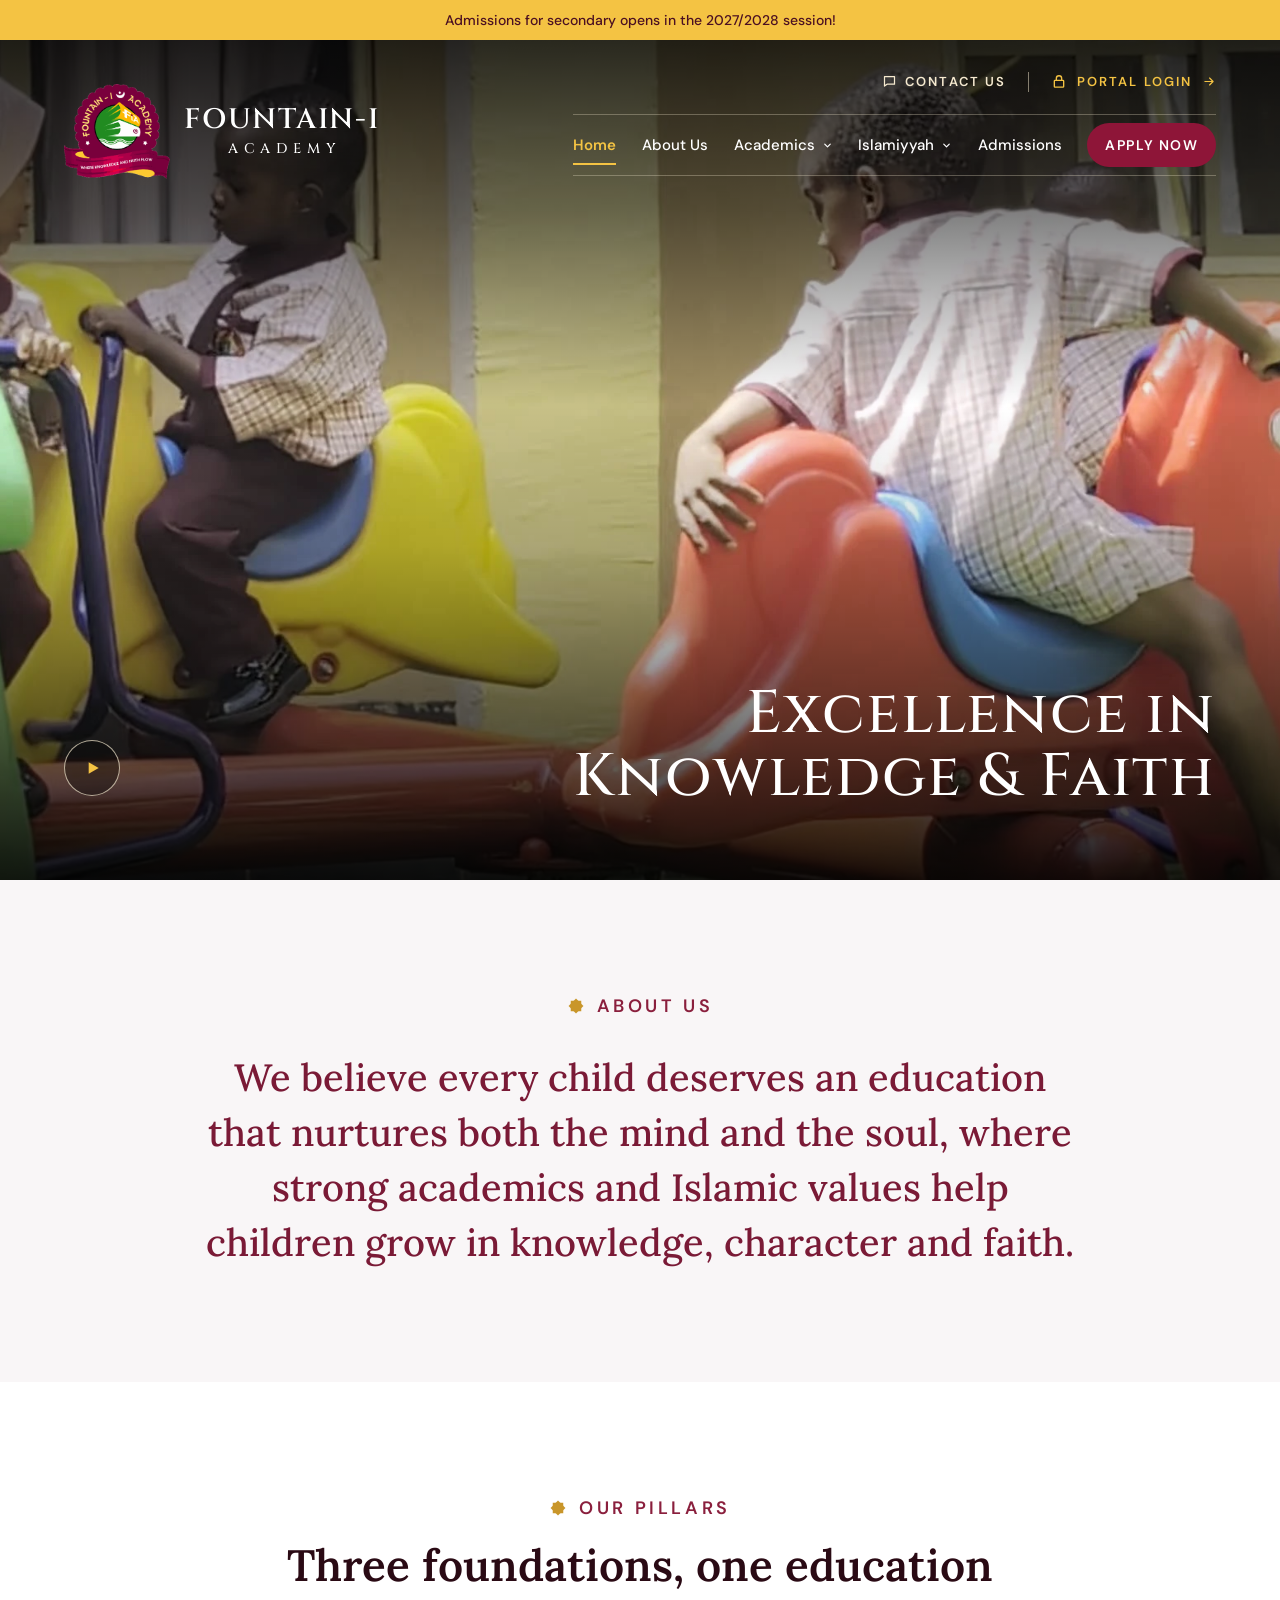
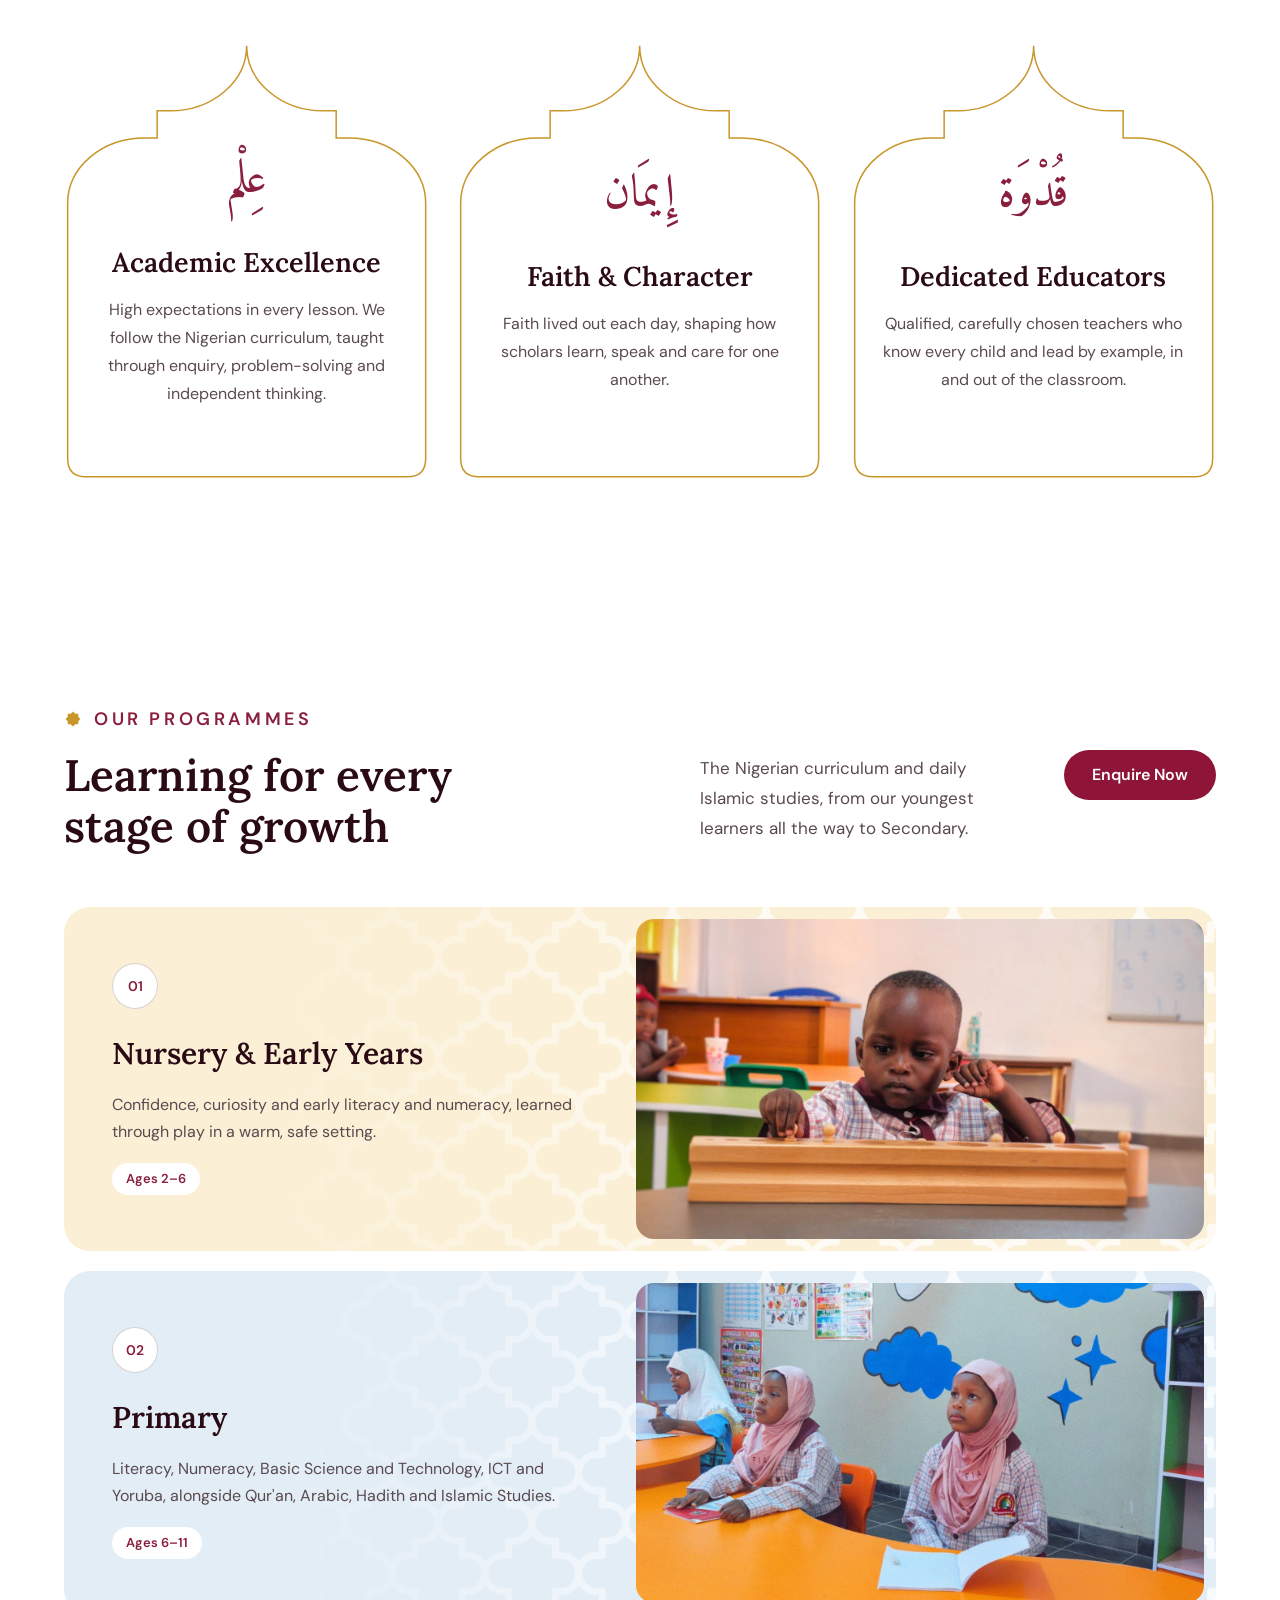
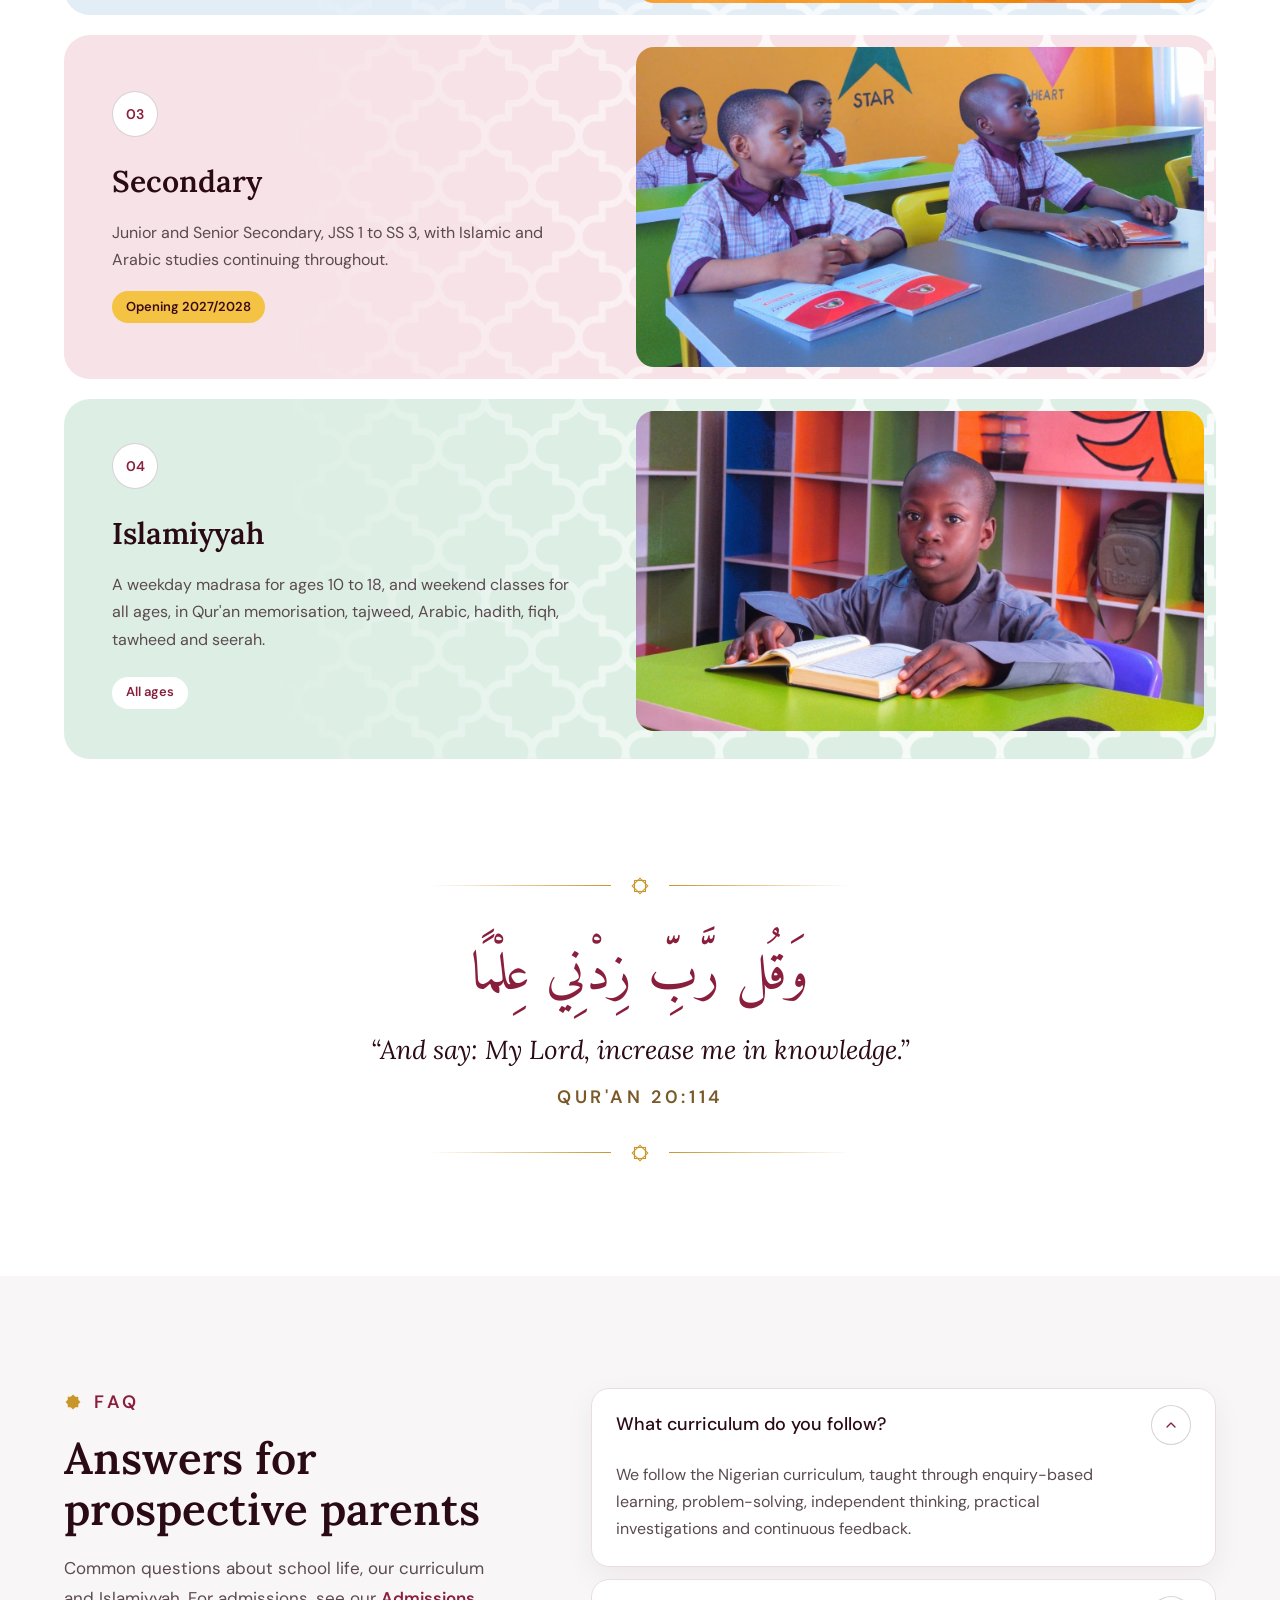
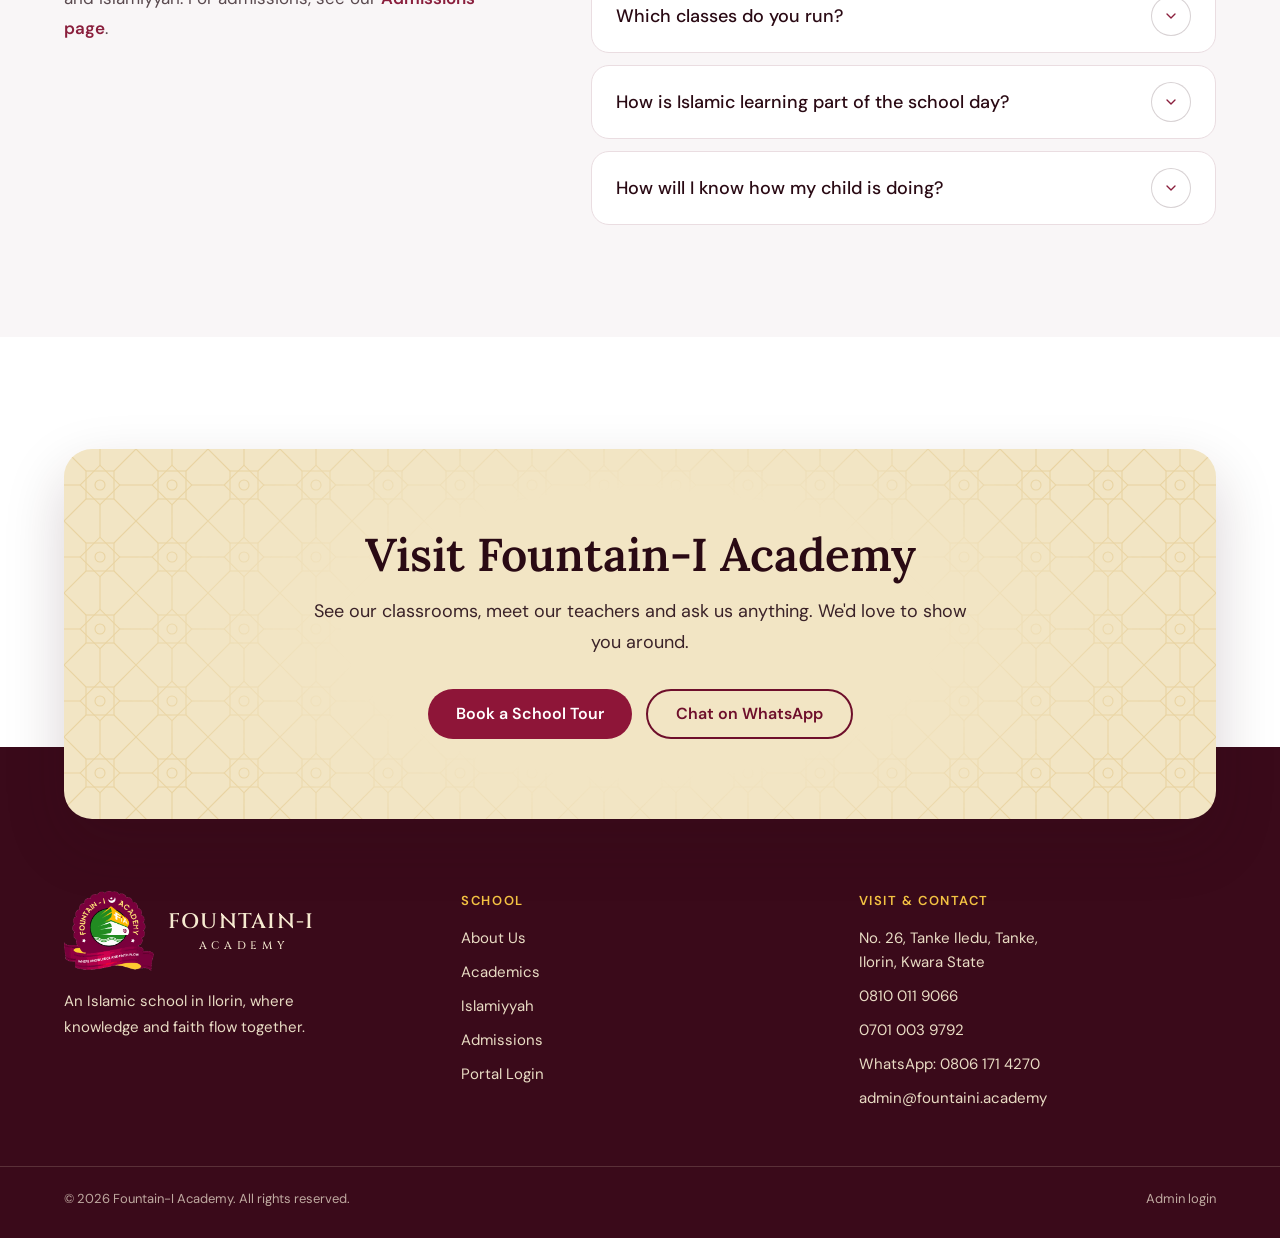
<file: index.html>
<!doctype html>
<html lang="en">
<head>
<meta charset="utf-8">
<meta name="viewport" content="width=device-width, initial-scale=1">
<title>Fountain-I Academy | Islamic School in Ilorin</title>
<meta name="description" content="An Islamic school in Tanke Iledu, Ilorin, where academic excellence, authentic Islamic Tarbiyah and character grow together. Pre-Nursery, Nursery, Primary and Islamiyyah, with Secondary opening in 2027/2028.">
<meta property="og:title" content="Fountain-I Academy | Islamic School in Ilorin">
<meta property="og:description" content="An Islamic school in Tanke Iledu, Ilorin, where academic excellence, authentic Islamic Tarbiyah and character grow together. Pre-Nursery, Nursery, Primary and Islamiyyah, with Secondary opening in 2027/2028.">
<meta property="og:image" content="assets/img/og.jpg?v=8ab960b6">
<meta name="theme-color" content="#3A0A1A">
<link rel="icon" type="image/png" href="assets/img/favicon.png?v=2ff5b57e">
<link rel="preconnect" href="https://fonts.googleapis.com"><link rel="preconnect" href="https://fonts.gstatic.com" crossorigin><link href="https://fonts.googleapis.com/css2?family=Amiri:wght@400;700&amp;family=Cinzel:wght@500;600&amp;family=DM+Sans:wght@400;500;600&amp;family=Lora:ital,wght@0,500;0,600;1,500&amp;display=swap" rel="stylesheet">
<link rel="stylesheet" href="css/styles.css?v=018193c7">
</head>
<body>
<a class="skip" href="#main">Skip to content</a>
<div style="width:100%;font-size:17px;line-height:1.6">

<section class="hero" style="min-height:880px;display:flex;flex-direction:column">

<img fetchpriority="high" src="assets/img/hero.webp?v=c8df2e27" alt="Fountain-I Academy scholars playing in the school playground" style="position:absolute;inset:0;width:100%;height:100%;object-fit:cover;object-position:center 40%">
<video class="hero-gif" data-src="assets/video/hero.mp4?v=59853155" muted loop playsinline preload="none" aria-hidden="true" style="position:absolute;inset:0;width:100%;height:100%;object-fit:cover;object-position:center 40%"></video>
<div style="position:absolute;inset:0;background:linear-gradient(180deg,rgba(0,0,0,.88) 0%,rgba(0,0,0,.5) 24%,rgba(0,0,0,0) 46%,rgba(0,0,0,.12) 62%,rgba(0,0,0,.88) 100%)"></div>

<div class="topstrip" style="position:relative;background:#F4C343;color:#4B1022;font-size:14px;font-weight:500;padding:9px 16px;text-align:center">Admissions for secondary opens in the 2027/2028 session!</div>

<header class="site-header" style="position:relative">
<div style="max-width:1600px;margin:0 auto;padding:22px clamp(24px,5vw,80px) 0;box-sizing:border-box;display:flex;flex-wrap:wrap;align-items:center;justify-content:space-between;gap:24px 56px">
<a href="index.html" aria-label="Fountain-I Academy home" class="brand" style="display:flex;align-items:center;gap:20px;flex:0 0 auto;text-decoration:none;position:relative;top:12px">
<img src="assets/img/logo.webp?v=bb27b5d8" alt="" style="height:120px;width:auto;display:block">
<span style="display:flex;flex-direction:column;align-items:center;font-family:'Cinzel',serif;line-height:1;color:#ffffff"><span style="font-size:34px;font-weight:600;letter-spacing:.06em">FOUNTAIN-I</span><span style="font-size:17px;font-weight:500;letter-spacing:.42em;margin:10px -.42em 0 0">ACADEMY</span></span>
</a>
<div class="hdr-right" style="flex:0 1 auto;min-width:0;display:flex;flex-direction:column">
<div style="display:flex;justify-content:flex-end;align-items:center;gap:22px">
<a href="admissions.html" style="display:inline-flex;align-items:center;gap:8px;min-height:40px;color:#F6EAD0;text-decoration:none;font-size:13px;font-weight:600;letter-spacing:.16em;text-transform:uppercase"><svg width="15" height="15" viewBox="0 0 24 24" fill="none" stroke="#F6EAD0" stroke-width="2" stroke-linecap="round" stroke-linejoin="round"><path d="M4 5h16v12H8l-4 3z"></path></svg>Contact Us</a>
<span style="width:1px;height:20px;background:rgba(246,234,208,.5)"></span>
<a href="#portal" data-portal style="display:inline-flex;align-items:center;gap:10px;min-height:40px;color:#F4C343;text-decoration:none;font-size:13px;font-weight:600;letter-spacing:.16em;text-transform:uppercase"><svg width="16" height="16" viewBox="0 0 24 24" fill="none" stroke="#F4C343" stroke-width="2" stroke-linecap="round"><rect x="5" y="11" width="14" height="10" rx="1"></rect><path d="M8 11V8a4 4 0 0 1 8 0v3"></path></svg>Portal Login<svg width="14" height="14" viewBox="0 0 24 24" fill="none" stroke="#F4C343" stroke-width="2" stroke-linecap="round" stroke-linejoin="round"><path d="M5 12h14M13 6l6 6-6 6"></path></svg></a>
</div>
<div style="width:100%;height:1px;background:rgba(246,234,208,.3);margin:12px 0 0"></div>
<nav class="mnav" aria-label="Main" style="display:flex;flex-wrap:wrap;justify-content:flex-end;align-items:center;gap:4px 40px;padding:6px 0">
<a href="index.html" aria-current="page" style="color:#F4C343;font-weight:600;font-size:17px">Home</a>
<a href="about.html" style="font-size:17px">About Us</a>
<div class="dd"><a href="academics.html" style="font-size:17px">Academics<svg width="11" height="11" viewBox="0 0 24 24" fill="none" stroke="currentColor" stroke-width="2.6" stroke-linecap="round" stroke-linejoin="round"><path d="M6 9l6 6 6-6"></path></svg></a><div class="dd-menu"><div><a href="academics.html#curriculum">Our Curriculum</a><a href="academics.html#early">Early Years</a><a href="academics.html#primary">Primary</a><a href="academics.html#secondary">Secondary</a><a href="academics.html#glance">Subjects at a Glance</a></div></div></div>
<div class="dd"><a href="islamiyyah.html" style="font-size:17px">Islamiyyah<svg width="11" height="11" viewBox="0 0 24 24" fill="none" stroke="currentColor" stroke-width="2.6" stroke-linecap="round" stroke-linejoin="round"><path d="M6 9l6 6 6-6"></path></svg></a><div class="dd-menu"><div><a href="islamiyyah.html#overview">Overview &amp; Curriculum</a><a href="islamiyyah.html#times">Times &amp; Levels</a><a href="islamiyyah.html#register">Register Your Child</a><a href="islamiyyah.html#faq">FAQs</a></div></div></div>
<a href="admissions.html" style="font-size:17px">Admissions</a>
<a href="admissions.html" style="display:inline-flex;align-items:center;min-height:44px;padding:0 24px;border-radius:999px;background:#8E1538;color:#ffffff;font-size:15px;font-weight:600;letter-spacing:.1em;text-transform:uppercase;border-bottom:none">Apply Now</a>
</nav>
<div style="width:100%;height:1px;background:rgba(246,234,208,.3)"></div>
</div>
</div>
<button class="menu-btn" type="button" aria-expanded="false" aria-controls="mobile-menu" aria-label="Open menu"><span></span><span></span><span></span></button>
<div class="mobile-menu" id="mobile-menu" hidden>
<nav aria-label="Mobile">
<a href="index.html">Home</a>
<a href="about.html">About Us</a>
<details><summary>Academics</summary>
<a href="academics.html">Academics overview</a>
<a href="academics.html#early">Early Years</a>
<a href="academics.html#primary">Primary</a>
<a href="academics.html#secondary">Secondary</a>
<a href="academics.html#glance">Subjects at a Glance</a>
</details>
<details><summary>Islamiyyah</summary>
<a href="islamiyyah.html">Islamiyyah overview</a>
<a href="islamiyyah.html#times">Times &amp; Levels</a>
<a href="islamiyyah.html#register">Register Your Child</a>
<a href="islamiyyah.html#faq">FAQs</a>
</details>
<a href="admissions.html">Admissions</a>
<a href="admissions.html#enquire">Contact Us</a>
</nav>
<div class="mm-foot">
<a class="pill" href="admissions.html" style="background:#8E1538;color:#ffffff">Apply Now</a>
<a class="mm-portal" href="#portal" data-portal>Portal Login →</a>
</div>
</div>
</header>



<div style="flex:1 1 auto"></div>

<div style="position:relative;max-width:1600px;width:100%;margin:0 auto;padding:0 clamp(24px,5vw,80px) 72px;box-sizing:border-box;display:flex;flex-wrap:wrap;align-items:flex-end;justify-content:space-between;gap:24px">
<div aria-hidden="true" class="hero-ctl" style="flex:0 0 auto;margin-bottom:12px;width:56px;height:56px;border-radius:50%;border:1.5px solid rgba(246,234,208,.7);background:rgba(0,0,0,.35);display:flex;align-items:center;justify-content:center;box-sizing:border-box">
<svg class="ic-play" width="20" height="20" viewBox="0 0 24 24" fill="#F4C343"><path d="M8 5l12 7-12 7z"></path></svg>
<svg class="ic-pause" width="20" height="20" viewBox="0 0 24 24" fill="#F4C343"><rect x="6" y="5" width="4" height="14" rx="1"></rect><rect x="14" y="5" width="4" height="14" rx="1"></rect></svg>
</div>
<div style="text-align: right; max-width: 820px; position: relative">

<h1 style="font-family:'Cinzel',serif;font-weight:500;font-size:60px;line-height:1.05;letter-spacing:.03em;margin:0">Excellence in Knowledge &amp; Faith</h1>

</div>
</div>
</section>

<div class="fa" id="main">

<section style="background:#F9F6F7;padding:112px 0;text-align:center">
<div class="fa-wrap" style="max-width:1020px">
<div class="eyebrow"><svg width="18" height="18" viewBox="0 0 24 24" fill="#C9962A"><rect x="5" y="5" width="14" height="14"></rect><rect x="5" y="5" width="14" height="14" transform="rotate(45 12 12)"></rect></svg>About Us</div>
<p style="font-family:'Lora',serif;font-weight:500;font-size:38px;line-height:1.45;color:#7A1A36;margin:26px 0 0">We believe every child deserves an education that nurtures both the mind and the soul, where strong academics and Islamic values help children grow in knowledge, character and faith.</p>
</div>
</section>

<section style="background: #ffffff; padding: 112px 0; position: relative">
<div class="fa-wrap">
<div style="text-align:center;max-width:760px;margin:0 auto 52px">
<div class="eyebrow"><svg width="18" height="18" viewBox="0 0 24 24" fill="#C9962A"><rect x="5" y="5" width="14" height="14"></rect><rect x="5" y="5" width="14" height="14" transform="rotate(45 12 12)"></rect></svg>Our Pillars</div>
<h2 class="h2">Three foundations, one education</h2>
</div>
<div style="display:grid;grid-template-columns:repeat(auto-fit,minmax(max(290px,calc((100% - 56px)/3)),1fr));gap:28px">
<article class="mihrab" style="background:transparent;aspect-ratio:5/6;padding:20% 32px 48px;box-sizing:border-box;text-align:center;display:flex;flex-direction:column;align-items:center;justify-content:center"><svg class="mh" aria-hidden="true" viewBox="0 0 100 120" preserveAspectRatio="none"><path d="M1 114 L1 44.14 A21 17.85 0 0 1 22 26.29 L25.5 26.29 L25.5 18.85 L29 18.85 A21 17.85 0 0 0 50 1 A21 17.85 0 0 0 71 18.85 L74.5 18.85 L74.5 26.29 L78 26.29 A21 17.85 0 0 1 99 44.14 L99 114 Q99 119 94 119 L6 119 Q1 119 1 114Z" fill="none" stroke="#C9962A" stroke-width="1.5" vector-effect="non-scaling-stroke"></path></svg>
<div class="ar" style="font-size:46px;line-height:1.8;color:#8A1F3D;margin-bottom:18px">عِلْم</div>


<h3 style="font-family:'Lora',serif;font-size:27px;font-weight:600;margin:0 0 12px;color:#2A0A14">Academic Excellence</h3>
<p style="margin:0;font-size:16px;line-height:1.75;color:#5A4A4F">High expectations in every lesson. We follow the Nigerian curriculum, taught through enquiry, problem-solving and independent thinking.</p>
</article>
<article class="mihrab" style="background:transparent;aspect-ratio:5/6;padding:20% 32px 48px;box-sizing:border-box;text-align:center;display:flex;flex-direction:column;align-items:center;justify-content:center"><svg class="mh" aria-hidden="true" viewBox="0 0 100 120" preserveAspectRatio="none"><path d="M1 114 L1 44.14 A21 17.85 0 0 1 22 26.29 L25.5 26.29 L25.5 18.85 L29 18.85 A21 17.85 0 0 0 50 1 A21 17.85 0 0 0 71 18.85 L74.5 18.85 L74.5 26.29 L78 26.29 A21 17.85 0 0 1 99 44.14 L99 114 Q99 119 94 119 L6 119 Q1 119 1 114Z" fill="none" stroke="#C9962A" stroke-width="1.5" vector-effect="non-scaling-stroke"></path></svg>
<div class="ar" style="font-size:46px;line-height:1.8;color:#8A1F3D;margin-bottom:18px">إِيمَان</div>


<h3 style="font-family:'Lora',serif;font-size:27px;font-weight:600;margin:0 0 12px;color:#2A0A14">Faith &amp; Character</h3>
<p style="margin:0;font-size:16px;line-height:1.75;color:#5A4A4F">Faith lived out each day, shaping how scholars learn, speak and care for one another.</p>
</article>
<article class="mihrab" style="background:transparent;aspect-ratio:5/6;padding:20% 32px 48px;box-sizing:border-box;text-align:center;display:flex;flex-direction:column;align-items:center;justify-content:center"><svg class="mh" aria-hidden="true" viewBox="0 0 100 120" preserveAspectRatio="none"><path d="M1 114 L1 44.14 A21 17.85 0 0 1 22 26.29 L25.5 26.29 L25.5 18.85 L29 18.85 A21 17.85 0 0 0 50 1 A21 17.85 0 0 0 71 18.85 L74.5 18.85 L74.5 26.29 L78 26.29 A21 17.85 0 0 1 99 44.14 L99 114 Q99 119 94 119 L6 119 Q1 119 1 114Z" fill="none" stroke="#C9962A" stroke-width="1.5" vector-effect="non-scaling-stroke"></path></svg>
<div class="ar" style="font-size:46px;line-height:1.8;color:#8A1F3D;margin-bottom:18px">قُدْوَة</div>


<h3 style="font-family:'Lora',serif;font-size:27px;font-weight:600;margin:0 0 12px;color:#2A0A14">Dedicated Educators</h3>
<p style="margin:0;font-size:16px;line-height:1.75;color:#5A4A4F">Qualified, carefully chosen teachers who know every child and lead by example, in and out of the classroom.</p>
</article>
</div>
</div>
</section>

<section style="background:#ffffff;padding:112px 0">
<div class="fa-wrap">
<div class="eyebrow"><svg width="18" height="18" viewBox="0 0 24 24" fill="#C9962A"><rect x="5" y="5" width="14" height="14"></rect><rect x="5" y="5" width="14" height="14" transform="rotate(45 12 12)"></rect></svg>Our Programmes</div>
<div style="display:flex;flex-wrap:wrap;gap:24px 56px;align-items:flex-start;margin:14px 0 56px">
<h2 class="h2" style="flex:0 1 auto;width:max-content;max-width:580px;min-width:0;margin:0">Learning for every stage of growth</h2>
<div style="flex:1 1 300px;min-width:0;display:flex;justify-content:center">
<p style="margin:0;padding-top:4px;max-width:400px;font-size:17px;line-height:1.75;color:#5A4A4F">The Nigerian curriculum and daily Islamic studies, from our youngest learners all the way to Secondary.</p>
</div>
<div style="flex:0 0 auto;display:flex;justify-content:flex-end">
<a class="pill" href="admissions.html" style="background:#8E1538;color:#ffffff">Enquire Now</a>
</div>
</div>

<div style="display:flex;flex-direction:column;gap:20px">

<article class="prog" style="background:#FBF0D6;border-radius:26px;padding:12px;display:flex;flex-wrap:wrap;gap:12px"><svg class="lat" aria-hidden="true"><defs><pattern id="latMa1" width="52" height="56" patternUnits="userSpaceOnUse" patternTransform="scale(1.8)"><path d="M26 0 A10 10 0 0 0 36 10 L39 10 L39 18 L42 18 A10 10 0 0 1 52 28 M26 56 A10 10 0 0 1 36 46 L39 46 L39 38 L42 38 A10 10 0 0 0 52 28 M26 56 A10 10 0 0 0 16 46 L13 46 L13 38 L10 38 A10 10 0 0 1 0 28 M26 0 A10 10 0 0 1 16 10 L13 10 L13 18 L10 18 A10 10 0 0 0 0 28 M0 -28 A10 10 0 0 0 10 -18 L13 -18 L13 -10 L16 -10 A10 10 0 0 1 26 0 M0 28 A10 10 0 0 1 10 18 L13 18 L13 10 L16 10 A10 10 0 0 0 26 0 M0 28 A10 10 0 0 0 -10 18 L-13 18 L-13 10 L-16 10 A10 10 0 0 1 -26 0 M0 -28 A10 10 0 0 1 -10 -18 L-13 -18 L-13 -10 L-16 -10 A10 10 0 0 0 -26 0 M52 -28 A10 10 0 0 0 62 -18 L65 -18 L65 -10 L68 -10 A10 10 0 0 1 78 0 M52 28 A10 10 0 0 1 62 18 L65 18 L65 10 L68 10 A10 10 0 0 0 78 0 M52 28 A10 10 0 0 0 42 18 L39 18 L39 10 L36 10 A10 10 0 0 1 26 0 M52 -28 A10 10 0 0 1 42 -18 L39 -18 L39 -10 L36 -10 A10 10 0 0 0 26 0 M0 28 A10 10 0 0 0 10 38 L13 38 L13 46 L16 46 A10 10 0 0 1 26 56 M0 84 A10 10 0 0 1 10 74 L13 74 L13 66 L16 66 A10 10 0 0 0 26 56 M0 84 A10 10 0 0 0 -10 74 L-13 74 L-13 66 L-16 66 A10 10 0 0 1 -26 56 M0 28 A10 10 0 0 1 -10 38 L-13 38 L-13 46 L-16 46 A10 10 0 0 0 -26 56 M52 28 A10 10 0 0 0 62 38 L65 38 L65 46 L68 46 A10 10 0 0 1 78 56 M52 84 A10 10 0 0 1 62 74 L65 74 L65 66 L68 66 A10 10 0 0 0 78 56 M52 84 A10 10 0 0 0 42 74 L39 74 L39 66 L36 66 A10 10 0 0 1 26 56 M52 28 A10 10 0 0 1 42 38 L39 38 L39 46 L36 46 A10 10 0 0 0 26 56" fill="none" stroke="#ffffff" stroke-width="4" stroke-linejoin="round"></path></pattern></defs><rect width="100%" height="100%" fill="url(#latMa1)"></rect></svg>
<div style="flex:1 1 420px;min-width:0;padding:32px 36px;display:flex;flex-direction:column;justify-content:center;gap:14px">
<span style="width:46px;height:46px;border:1px solid rgba(42,10,20,.18);background:#ffffff;border-radius:50%;display:flex;align-items:center;justify-content:center;font-size:14px;font-weight:600;color:#8A1F3D">01</span>
<h3 style="font-family:'Lora',serif;font-size:30px;font-weight:600;margin:6px 0 0;color:#2A0A14">Nursery &amp; Early Years</h3>
<p style="margin:0;font-size:16px;line-height:1.7;color:#5A4A4F;max-width:520px">Confidence, curiosity and early literacy and numeracy, learned through play in a warm, safe setting.</p>
<div style="display:flex;flex-wrap:wrap;align-items:center;gap:8px 20px;margin-top:4px">
<span class="chip" style="background:#ffffff;color:#8A1F3D">Ages 2–6</span>

</div>
</div>
<img loading="lazy" decoding="async" src="assets/img/nursery.webp?v=168eaf77" alt="A nursery scholar working with a wooden learning toy" style="flex:1 1 440px;min-width:0;height:clamp(300px,25vw,420px);object-fit:cover;border-radius:18px;display:block">
</article>

<article class="prog" style="background:#E2EDF6;border-radius:26px;padding:12px;display:flex;flex-wrap:wrap;gap:12px"><svg class="lat" aria-hidden="true"><defs><pattern id="latMa2" width="52" height="56" patternUnits="userSpaceOnUse" patternTransform="scale(1.8)"><path d="M26 0 A10 10 0 0 0 36 10 L39 10 L39 18 L42 18 A10 10 0 0 1 52 28 M26 56 A10 10 0 0 1 36 46 L39 46 L39 38 L42 38 A10 10 0 0 0 52 28 M26 56 A10 10 0 0 0 16 46 L13 46 L13 38 L10 38 A10 10 0 0 1 0 28 M26 0 A10 10 0 0 1 16 10 L13 10 L13 18 L10 18 A10 10 0 0 0 0 28 M0 -28 A10 10 0 0 0 10 -18 L13 -18 L13 -10 L16 -10 A10 10 0 0 1 26 0 M0 28 A10 10 0 0 1 10 18 L13 18 L13 10 L16 10 A10 10 0 0 0 26 0 M0 28 A10 10 0 0 0 -10 18 L-13 18 L-13 10 L-16 10 A10 10 0 0 1 -26 0 M0 -28 A10 10 0 0 1 -10 -18 L-13 -18 L-13 -10 L-16 -10 A10 10 0 0 0 -26 0 M52 -28 A10 10 0 0 0 62 -18 L65 -18 L65 -10 L68 -10 A10 10 0 0 1 78 0 M52 28 A10 10 0 0 1 62 18 L65 18 L65 10 L68 10 A10 10 0 0 0 78 0 M52 28 A10 10 0 0 0 42 18 L39 18 L39 10 L36 10 A10 10 0 0 1 26 0 M52 -28 A10 10 0 0 1 42 -18 L39 -18 L39 -10 L36 -10 A10 10 0 0 0 26 0 M0 28 A10 10 0 0 0 10 38 L13 38 L13 46 L16 46 A10 10 0 0 1 26 56 M0 84 A10 10 0 0 1 10 74 L13 74 L13 66 L16 66 A10 10 0 0 0 26 56 M0 84 A10 10 0 0 0 -10 74 L-13 74 L-13 66 L-16 66 A10 10 0 0 1 -26 56 M0 28 A10 10 0 0 1 -10 38 L-13 38 L-13 46 L-16 46 A10 10 0 0 0 -26 56 M52 28 A10 10 0 0 0 62 38 L65 38 L65 46 L68 46 A10 10 0 0 1 78 56 M52 84 A10 10 0 0 1 62 74 L65 74 L65 66 L68 66 A10 10 0 0 0 78 56 M52 84 A10 10 0 0 0 42 74 L39 74 L39 66 L36 66 A10 10 0 0 1 26 56 M52 28 A10 10 0 0 1 42 38 L39 38 L39 46 L36 46 A10 10 0 0 0 26 56" fill="none" stroke="#ffffff" stroke-width="4" stroke-linejoin="round"></path></pattern></defs><rect width="100%" height="100%" fill="url(#latMa2)"></rect></svg>
<div style="flex:1 1 420px;min-width:0;padding:32px 36px;display:flex;flex-direction:column;justify-content:center;gap:14px">
<span style="width:46px;height:46px;border:1px solid rgba(42,10,20,.18);background:#ffffff;border-radius:50%;display:flex;align-items:center;justify-content:center;font-size:14px;font-weight:600;color:#8A1F3D">02</span>
<h3 style="font-family:'Lora',serif;font-size:30px;font-weight:600;margin:6px 0 0;color:#2A0A14">Primary</h3>
<p style="margin:0;font-size:16px;line-height:1.7;color:#5A4A4F;max-width:520px">Literacy, Numeracy, Basic Science and Technology, ICT and Yoruba, alongside Qur'an, Arabic, Hadith and Islamic Studies.</p>
<div style="display:flex;flex-wrap:wrap;align-items:center;gap:8px 20px;margin-top:4px">
<span class="chip" style="background:#ffffff;color:#8A1F3D">Ages 6–11</span>

</div>
</div>
<img loading="lazy" decoding="async" src="assets/img/primary.webp?v=fa72a1ee" alt="Primary scholars in uniform at their desks during a lesson" style="flex:1 1 440px;min-width:0;height:clamp(300px,25vw,420px);object-fit:cover;border-radius:18px;display:block">
</article>

<article class="prog" style="background:#F6E2E7;border-radius:26px;padding:12px;display:flex;flex-wrap:wrap;gap:12px"><svg class="lat" aria-hidden="true"><defs><pattern id="latMa3" width="52" height="56" patternUnits="userSpaceOnUse" patternTransform="scale(1.8)"><path d="M26 0 A10 10 0 0 0 36 10 L39 10 L39 18 L42 18 A10 10 0 0 1 52 28 M26 56 A10 10 0 0 1 36 46 L39 46 L39 38 L42 38 A10 10 0 0 0 52 28 M26 56 A10 10 0 0 0 16 46 L13 46 L13 38 L10 38 A10 10 0 0 1 0 28 M26 0 A10 10 0 0 1 16 10 L13 10 L13 18 L10 18 A10 10 0 0 0 0 28 M0 -28 A10 10 0 0 0 10 -18 L13 -18 L13 -10 L16 -10 A10 10 0 0 1 26 0 M0 28 A10 10 0 0 1 10 18 L13 18 L13 10 L16 10 A10 10 0 0 0 26 0 M0 28 A10 10 0 0 0 -10 18 L-13 18 L-13 10 L-16 10 A10 10 0 0 1 -26 0 M0 -28 A10 10 0 0 1 -10 -18 L-13 -18 L-13 -10 L-16 -10 A10 10 0 0 0 -26 0 M52 -28 A10 10 0 0 0 62 -18 L65 -18 L65 -10 L68 -10 A10 10 0 0 1 78 0 M52 28 A10 10 0 0 1 62 18 L65 18 L65 10 L68 10 A10 10 0 0 0 78 0 M52 28 A10 10 0 0 0 42 18 L39 18 L39 10 L36 10 A10 10 0 0 1 26 0 M52 -28 A10 10 0 0 1 42 -18 L39 -18 L39 -10 L36 -10 A10 10 0 0 0 26 0 M0 28 A10 10 0 0 0 10 38 L13 38 L13 46 L16 46 A10 10 0 0 1 26 56 M0 84 A10 10 0 0 1 10 74 L13 74 L13 66 L16 66 A10 10 0 0 0 26 56 M0 84 A10 10 0 0 0 -10 74 L-13 74 L-13 66 L-16 66 A10 10 0 0 1 -26 56 M0 28 A10 10 0 0 1 -10 38 L-13 38 L-13 46 L-16 46 A10 10 0 0 0 -26 56 M52 28 A10 10 0 0 0 62 38 L65 38 L65 46 L68 46 A10 10 0 0 1 78 56 M52 84 A10 10 0 0 1 62 74 L65 74 L65 66 L68 66 A10 10 0 0 0 78 56 M52 84 A10 10 0 0 0 42 74 L39 74 L39 66 L36 66 A10 10 0 0 1 26 56 M52 28 A10 10 0 0 1 42 38 L39 38 L39 46 L36 46 A10 10 0 0 0 26 56" fill="none" stroke="#ffffff" stroke-width="4" stroke-linejoin="round"></path></pattern></defs><rect width="100%" height="100%" fill="url(#latMa3)"></rect></svg>
<div style="flex:1 1 420px;min-width:0;padding:32px 36px;display:flex;flex-direction:column;justify-content:center;gap:14px">
<span style="width:46px;height:46px;border:1px solid rgba(42,10,20,.18);background:#ffffff;border-radius:50%;display:flex;align-items:center;justify-content:center;font-size:14px;font-weight:600;color:#8A1F3D">03</span>
<h3 style="font-family:'Lora',serif;font-size:30px;font-weight:600;margin:6px 0 0;color:#2A0A14">Secondary</h3>
<p style="margin:0;font-size:16px;line-height:1.7;color:#5A4A4F;max-width:520px">Junior and Senior Secondary, JSS 1 to SS 3, with Islamic and Arabic studies continuing throughout.</p>
<div style="display:flex;flex-wrap:wrap;align-items:center;gap:8px 20px;margin-top:4px">
<span class="chip" style="background:#F4C343;color:#3A0A1A">Opening 2027/2028</span>

</div>
</div>
<img loading="lazy" decoding="async" src="assets/img/secondary.webp?v=475064dc" alt="Scholars in uniform at their desks, listening to a lesson" style="flex:1 1 440px;min-width:0;height:clamp(300px,25vw,420px);object-fit:cover;border-radius:18px;display:block">
</article>

<article class="prog" style="background:#DDEFE5;border-radius:26px;padding:12px;display:flex;flex-wrap:wrap;gap:12px"><svg class="lat" aria-hidden="true"><defs><pattern id="latMa4" width="52" height="56" patternUnits="userSpaceOnUse" patternTransform="scale(1.8)"><path d="M26 0 A10 10 0 0 0 36 10 L39 10 L39 18 L42 18 A10 10 0 0 1 52 28 M26 56 A10 10 0 0 1 36 46 L39 46 L39 38 L42 38 A10 10 0 0 0 52 28 M26 56 A10 10 0 0 0 16 46 L13 46 L13 38 L10 38 A10 10 0 0 1 0 28 M26 0 A10 10 0 0 1 16 10 L13 10 L13 18 L10 18 A10 10 0 0 0 0 28 M0 -28 A10 10 0 0 0 10 -18 L13 -18 L13 -10 L16 -10 A10 10 0 0 1 26 0 M0 28 A10 10 0 0 1 10 18 L13 18 L13 10 L16 10 A10 10 0 0 0 26 0 M0 28 A10 10 0 0 0 -10 18 L-13 18 L-13 10 L-16 10 A10 10 0 0 1 -26 0 M0 -28 A10 10 0 0 1 -10 -18 L-13 -18 L-13 -10 L-16 -10 A10 10 0 0 0 -26 0 M52 -28 A10 10 0 0 0 62 -18 L65 -18 L65 -10 L68 -10 A10 10 0 0 1 78 0 M52 28 A10 10 0 0 1 62 18 L65 18 L65 10 L68 10 A10 10 0 0 0 78 0 M52 28 A10 10 0 0 0 42 18 L39 18 L39 10 L36 10 A10 10 0 0 1 26 0 M52 -28 A10 10 0 0 1 42 -18 L39 -18 L39 -10 L36 -10 A10 10 0 0 0 26 0 M0 28 A10 10 0 0 0 10 38 L13 38 L13 46 L16 46 A10 10 0 0 1 26 56 M0 84 A10 10 0 0 1 10 74 L13 74 L13 66 L16 66 A10 10 0 0 0 26 56 M0 84 A10 10 0 0 0 -10 74 L-13 74 L-13 66 L-16 66 A10 10 0 0 1 -26 56 M0 28 A10 10 0 0 1 -10 38 L-13 38 L-13 46 L-16 46 A10 10 0 0 0 -26 56 M52 28 A10 10 0 0 0 62 38 L65 38 L65 46 L68 46 A10 10 0 0 1 78 56 M52 84 A10 10 0 0 1 62 74 L65 74 L65 66 L68 66 A10 10 0 0 0 78 56 M52 84 A10 10 0 0 0 42 74 L39 74 L39 66 L36 66 A10 10 0 0 1 26 56 M52 28 A10 10 0 0 1 42 38 L39 38 L39 46 L36 46 A10 10 0 0 0 26 56" fill="none" stroke="#ffffff" stroke-width="4" stroke-linejoin="round"></path></pattern></defs><rect width="100%" height="100%" fill="url(#latMa4)"></rect></svg>
<div style="flex:1 1 420px;min-width:0;padding:32px 36px;display:flex;flex-direction:column;justify-content:center;gap:14px">
<span style="width:46px;height:46px;border:1px solid rgba(42,10,20,.18);background:#ffffff;border-radius:50%;display:flex;align-items:center;justify-content:center;font-size:14px;font-weight:600;color:#8A1F3D">04</span>
<div style="margin-top:6px">

<h3 style="font-family:'Lora',serif;font-size:30px;font-weight:600;margin:0;color:#2A0A14">Islamiyyah</h3>
</div>
<p style="margin:0;font-size:16px;line-height:1.7;color:#5A4A4F;max-width:520px">A weekday madrasa for ages 10 to 18, and weekend classes for all ages, in Qur'an memorisation, tajweed, Arabic, hadith, fiqh, tawheed and seerah.</p>
<div style="display:flex;flex-wrap:wrap;align-items:center;gap:8px 20px;margin-top:4px">
<span class="chip" style="background:#ffffff;color:#8A1F3D">All ages</span>
<a class="link" href="islamiyyah.html"></a>
</div>
</div>
<img loading="lazy" decoding="async" src="assets/img/islamiyyah.webp?v=fafac83c" alt="A scholar reading the Qur'an at his desk" style="flex:1 1 440px;min-width:0;height:clamp(300px,25vw,420px);object-fit:cover;border-radius:18px;display:block">
</article>

</div>
</div>
</section>

<section style="padding: 0; text-align: center; background-color: #ffffff">
<div class="fa-wrap" style="max-width:900px;padding-top:4px;padding-bottom:112px">
<div aria-hidden="true" style="display:flex;align-items:center;gap:18px;max-width:420px;margin:0 auto 36px"><span style="flex:1;height:1px;background:linear-gradient(90deg,rgba(201,150,42,0),#C9962A)"></span><svg width="22" height="22" viewBox="0 0 24 24" fill="none" stroke="#C9962A" stroke-width="1.2"><rect x="6" y="6" width="12" height="12"></rect><rect x="6" y="6" width="12" height="12" transform="rotate(45 12 12)"></rect></svg><span style="flex:1;height:1px;background:linear-gradient(90deg,#C9962A,rgba(201,150,42,0))"></span></div>
<div class="ar" style="font-size:54px;line-height:1.6;color:#8A1F3D;direction:rtl">وَقُل رَّبِّ زِدْنِي عِلْمًا</div>
<p style="font-family:'Lora',serif;font-style:italic;font-size:26px;margin:10px 0 12px;color:#2A0A14">“And say: My Lord, increase me in knowledge.”</p>
<div class="eyebrow" style="color:#7A5A2A">Qur'an 20:114</div>
<div aria-hidden="true" style="display:flex;align-items:center;gap:18px;max-width:420px;margin:30px auto 0"><span style="flex:1;height:1px;background:linear-gradient(90deg,rgba(201,150,42,0),#C9962A)"></span><svg width="22" height="22" viewBox="0 0 24 24" fill="none" stroke="#C9962A" stroke-width="1.2"><rect x="6" y="6" width="12" height="12"></rect><rect x="6" y="6" width="12" height="12" transform="rotate(45 12 12)"></rect></svg><span style="flex:1;height:1px;background:linear-gradient(90deg,#C9962A,rgba(201,150,42,0))"></span></div>
</div>
</section>

<section style="background:#F9F6F7;padding:112px 0">
<div class="fa-wrap" style="display:flex;flex-wrap:wrap;gap:40px 72px;align-items:flex-start">
<div style="flex:1 1 380px;min-width:0">
<div class="eyebrow"><svg width="18" height="18" viewBox="0 0 24 24" fill="#C9962A"><rect x="5" y="5" width="14" height="14"></rect><rect x="5" y="5" width="14" height="14" transform="rotate(45 12 12)"></rect></svg>FAQ</div>
<h2 class="h2">Answers for prospective parents</h2>
<p style="margin:20px 0 24px;font-size:17px;line-height:1.75;color:#5A4A4F;max-width:440px">Common questions about school life, our curriculum and Islamiyyah. For admissions, see our <a class="link" href="admissions.html#faq" style="min-height:auto;display:inline">Admissions page</a>.</p>

</div>
<div class="faq" style="flex:1.4 1 520px;min-width:0;display:flex;flex-direction:column;gap:12px">
<details open><summary>What curriculum do you follow?<span class="chev"><svg width="16" height="16" viewBox="0 0 24 24" fill="none" stroke="#8A1F3D" stroke-width="2" stroke-linecap="round" stroke-linejoin="round"><path d="M6 9l6 6 6-6"></path></svg></span></summary><p>We follow the Nigerian curriculum, taught through enquiry-based learning, problem-solving, independent thinking, practical investigations and continuous feedback.</p></details>
<details><summary>Which classes do you run?<span class="chev"><svg width="16" height="16" viewBox="0 0 24 24" fill="none" stroke="#8A1F3D" stroke-width="2" stroke-linecap="round" stroke-linejoin="round"><path d="M6 9l6 6 6-6"></path></svg></span></summary><p>Playgroup to Nursery 2 for ages 2 to 6, and Primary (Basic 1 to 5) for ages 6 to 11. Secondary, JSS 1 to SS 3, opens in the 2027/2028 session.</p></details>
<details><summary>How is Islamic learning part of the school day?<span class="chev"><svg width="16" height="16" viewBox="0 0 24 24" fill="none" stroke="#8A1F3D" stroke-width="2" stroke-linecap="round" stroke-linejoin="round"><path d="M6 9l6 6 6-6"></path></svg></span></summary><p>From Early Years, scholars study Qur’an memorisation, Qira’ah (Qur’an reading), Deen, Nasheed and Adhkaar. In Primary they add Arabic, Hadith, Seerah and Kitabah, alongside their academic subjects.</p></details>
<details><summary>How will I know how my child is doing?<span class="chev"><svg width="16" height="16" viewBox="0 0 24 24" fill="none" stroke="#8A1F3D" stroke-width="2" stroke-linecap="round" stroke-linejoin="round"><path d="M6 9l6 6 6-6"></path></svg></span></summary><p>Every scholar receives a report sheet each term, and results and report cards are also available on the school’s parent portal.</p></details>
</div>
</div>
</section>

<section style="position:relative;z-index:2;background:transparent;padding:112px 0 0;display:flow-root;height:auto">
<div class="fa-wrap">
<div style="position:relative;margin-bottom:-72px;overflow:hidden;border-radius:28px;background:#F2E5C4;color:#2A0A14;padding:80px 32px;text-align:center;box-shadow:0 24px 60px rgba(42,10,20,.18)">
<svg aria-hidden="true" style="position:absolute;inset:0;width:100%;height:100%;opacity:.22;-webkit-mask-image:radial-gradient(ellipse 46% 70% at 50% 50%,transparent 55%,#000 100%);mask-image:radial-gradient(ellipse 46% 70% at 50% 50%,transparent 55%,#000 100%)"><defs><pattern id="pk2" width="72" height="72" patternUnits="userSpaceOnUse"><g fill="none" stroke="#C9962A" stroke-width="1.1"><rect x="22" y="22" width="28" height="28"></rect><rect x="22" y="22" width="28" height="28" transform="rotate(45 36 36)"></rect><circle cx="36" cy="36" r="5"></circle><path d="M0 0 L22 22 M72 0 L50 22 M0 72 L22 50 M72 72 L50 50 M36 0 V16.2 M36 72 V55.8 M0 36 H16.2 M72 36 H55.8"></path></g></pattern></defs><rect width="100%" height="100%" fill="url(#pk2)"></rect></svg>
<div style="position:relative;max-width:680px;margin:0 auto">
<h2 style="font-family:'Lora',serif;font-weight:600;font-size:46px;line-height:1.15;margin:0 0 14px;color:#2A0A14">Visit Fountain-I Academy</h2>
<p style="margin:0 0 32px;font-size:18px;line-height:1.7;color:#3A2228">See our classrooms, meet our teachers and ask us anything. We'd love to show you around.</p>
<div style="display:flex;flex-wrap:wrap;gap:14px;justify-content:center">
<a class="pill" href="admissions.html" style="background:#8E1538;color:#ffffff">Book a School Tour</a>
<a class="pill" href="https://wa.me/2348061714270" target="_blank" rel="noopener" style="border:2px solid #6E0F2B;color:#6E0F2B">Chat on WhatsApp</a>
</div>
</div>
</div>
</div>
</section>

<footer class="foot" style="position:relative;background:#3A0A1A;color:#E9DCC4;font-size:15px">

<div class="fa-wrap" style="padding-top:144px;display:grid;grid-template-columns:repeat(auto-fit,minmax(220px,1fr));gap:40px">
<div>
<div style="display:flex;align-items:center;gap:14px"><img loading="lazy" decoding="async" src="assets/img/logo.webp?v=bb27b5d8" alt="" style="height:80px;width:auto;display:block;flex:0 0 auto"><span style="display:flex;flex-direction:column;align-items:center;font-family:'Cinzel',serif;line-height:1;color:#F6EAD0;white-space:nowrap"><span style="font-size:21px;font-weight:600;letter-spacing:.06em">FOUNTAIN-I</span><span style="font-size:11px;font-weight:500;letter-spacing:.42em;margin:7px -.42em 0 0">ACADEMY</span></span></div>
<p style="margin:18px 0 0;line-height:1.7;max-width:300px">An Islamic school in Ilorin, where knowledge and faith flow together.</p>
</div>
<div>
<div style="color:#F4C343;font-weight:600;margin-bottom:14px;letter-spacing:.12em;text-transform:uppercase;font-size:13px">School</div>
<div style="display:flex;flex-direction:column;gap:10px">
<a href="about.html">About Us</a>
<a href="academics.html">Academics</a>
<a href="islamiyyah.html">Islamiyyah</a>
<a href="admissions.html">Admissions</a>
<a href="#portal" data-portal>Portal Login</a>
</div>
</div>
<div>
<div style="color:#F4C343;font-weight:600;margin-bottom:14px;letter-spacing:.12em;text-transform:uppercase;font-size:13px">Visit &amp; Contact</div>
<div style="display:flex;flex-direction:column;gap:10px;line-height:1.6">
<span>No. 26, Tanke Iledu, Tanke,<br>Ilorin, Kwara State</span>
<a href="tel:+2348100119066">0810 011 9066</a>
<a href="tel:+2347010039792">0701 003 9792</a>
<a href="https://wa.me/2348061714270" target="_blank" rel="noopener">WhatsApp: 0806 171 4270</a>
<a href="mailto:admin@fountaini.academy">admin@fountaini.academy</a>
</div>
</div>
</div>
<div class="fa-wrap" style="margin-top:56px;padding-top:22px;padding-bottom:28px;border-top:1px solid rgba(233,220,196,.18);display:flex;flex-wrap:wrap;justify-content:space-between;gap:12px;font-size:13px;color:#BFA9A0">
<span>© 2026 Fountain-I Academy. All rights reserved.</span>
<a href="#portal" data-portal style="color:#BFA9A0">Admin login</a>
</div>
</footer>

</div>

</div>
<script src="js/main.js?v=798f3d2e" defer></script>
</body>
</html>
</file>
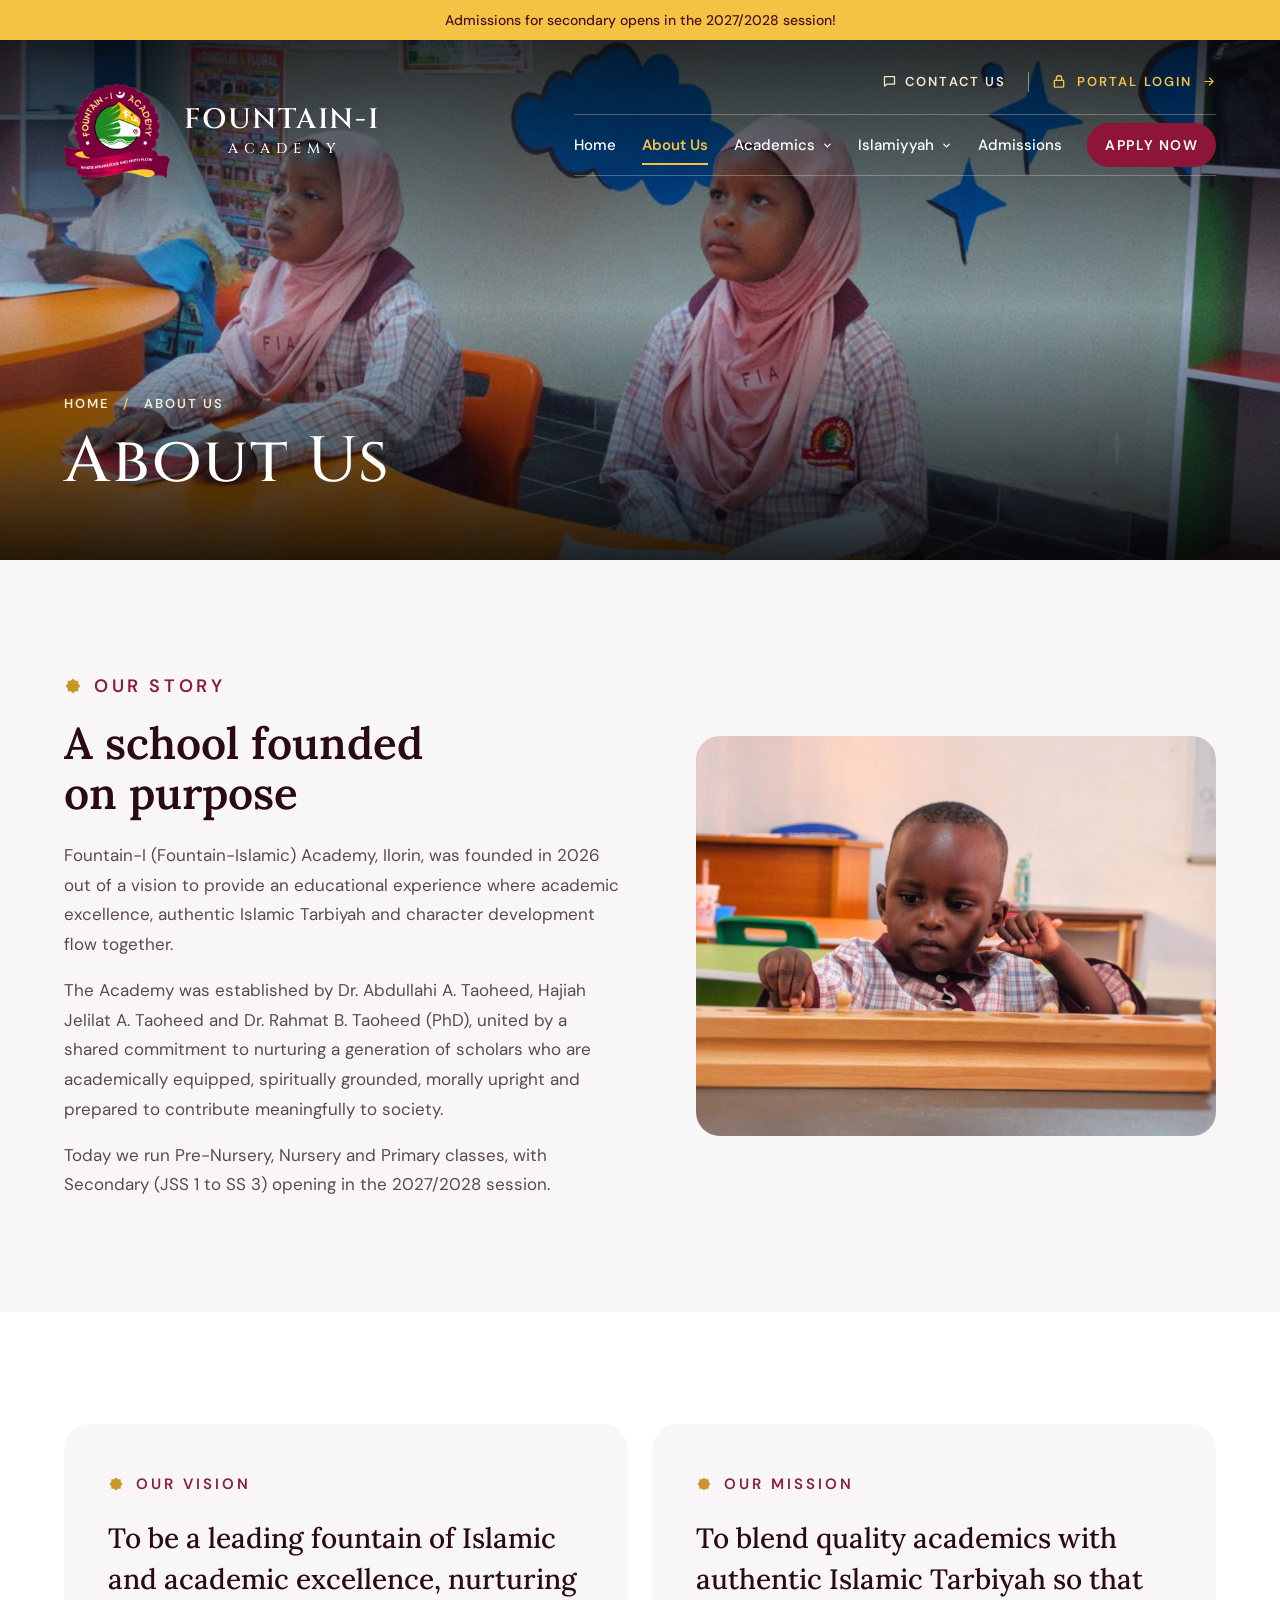
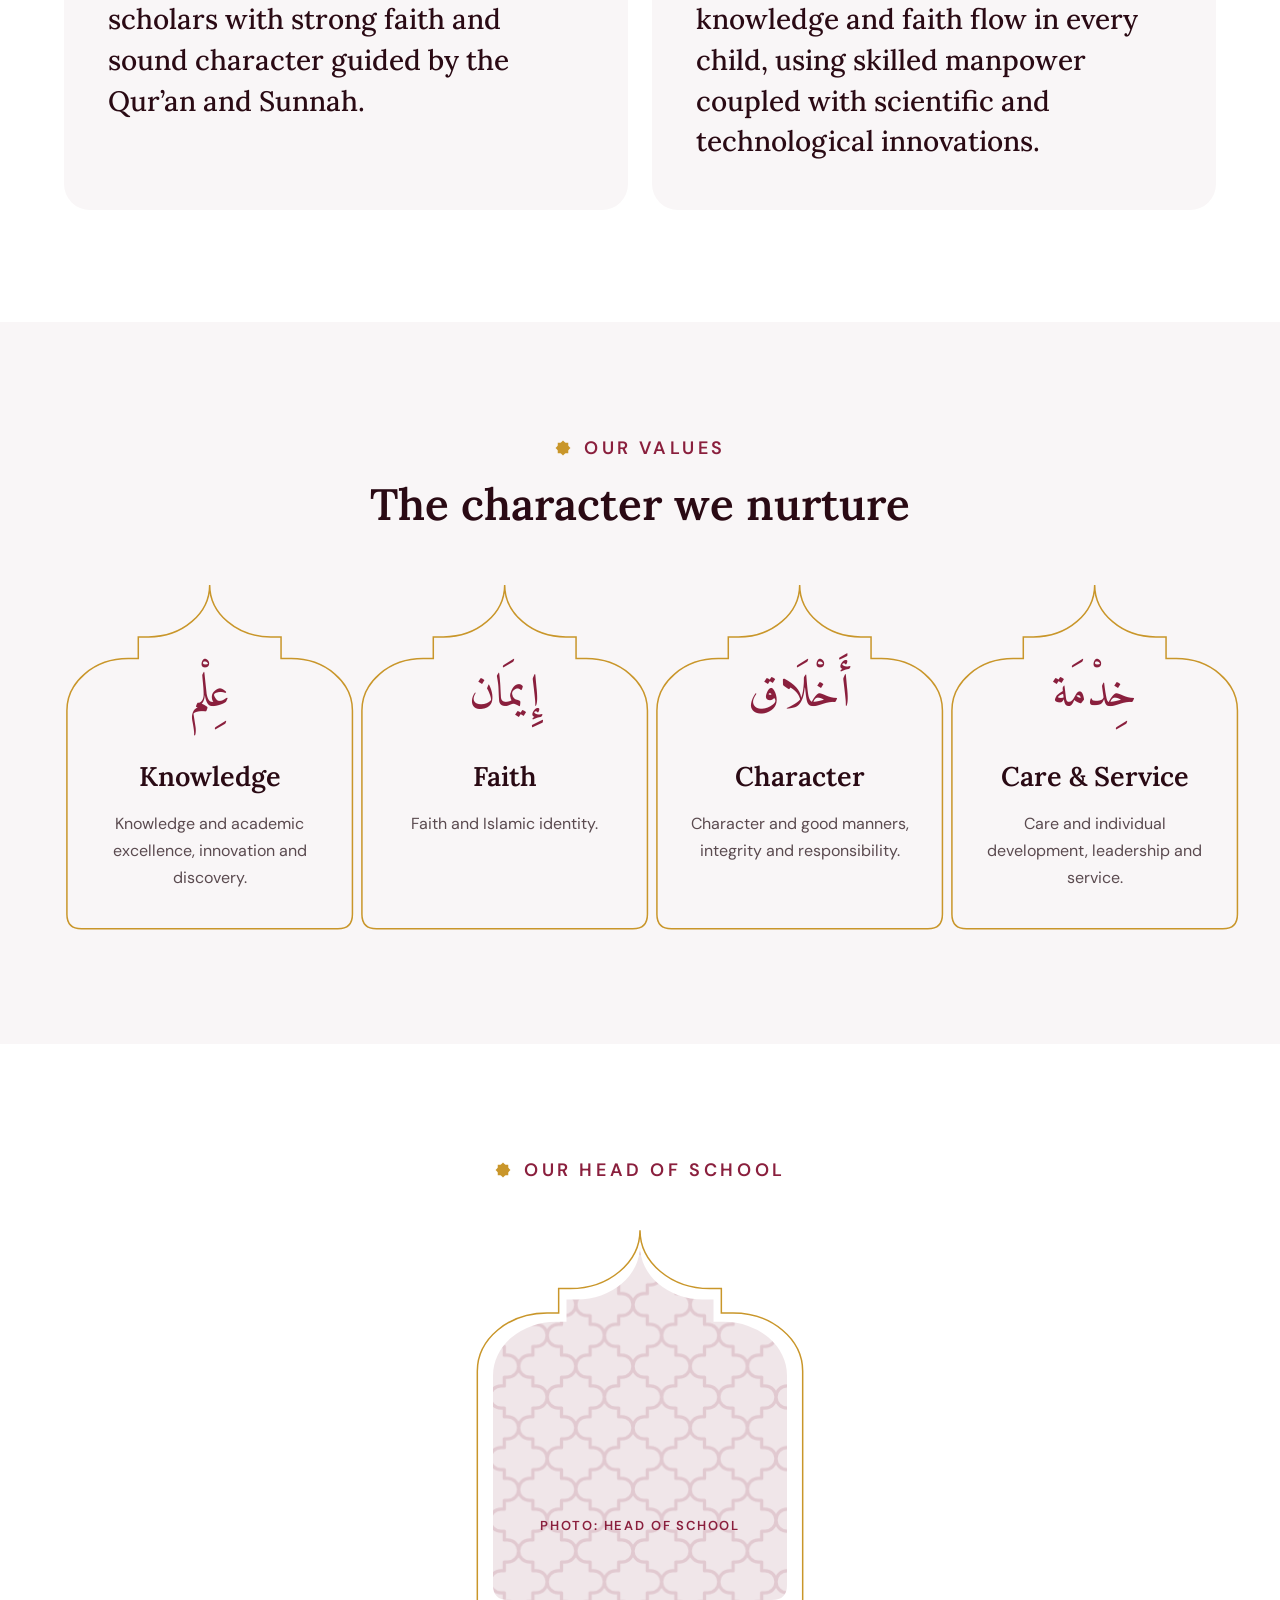
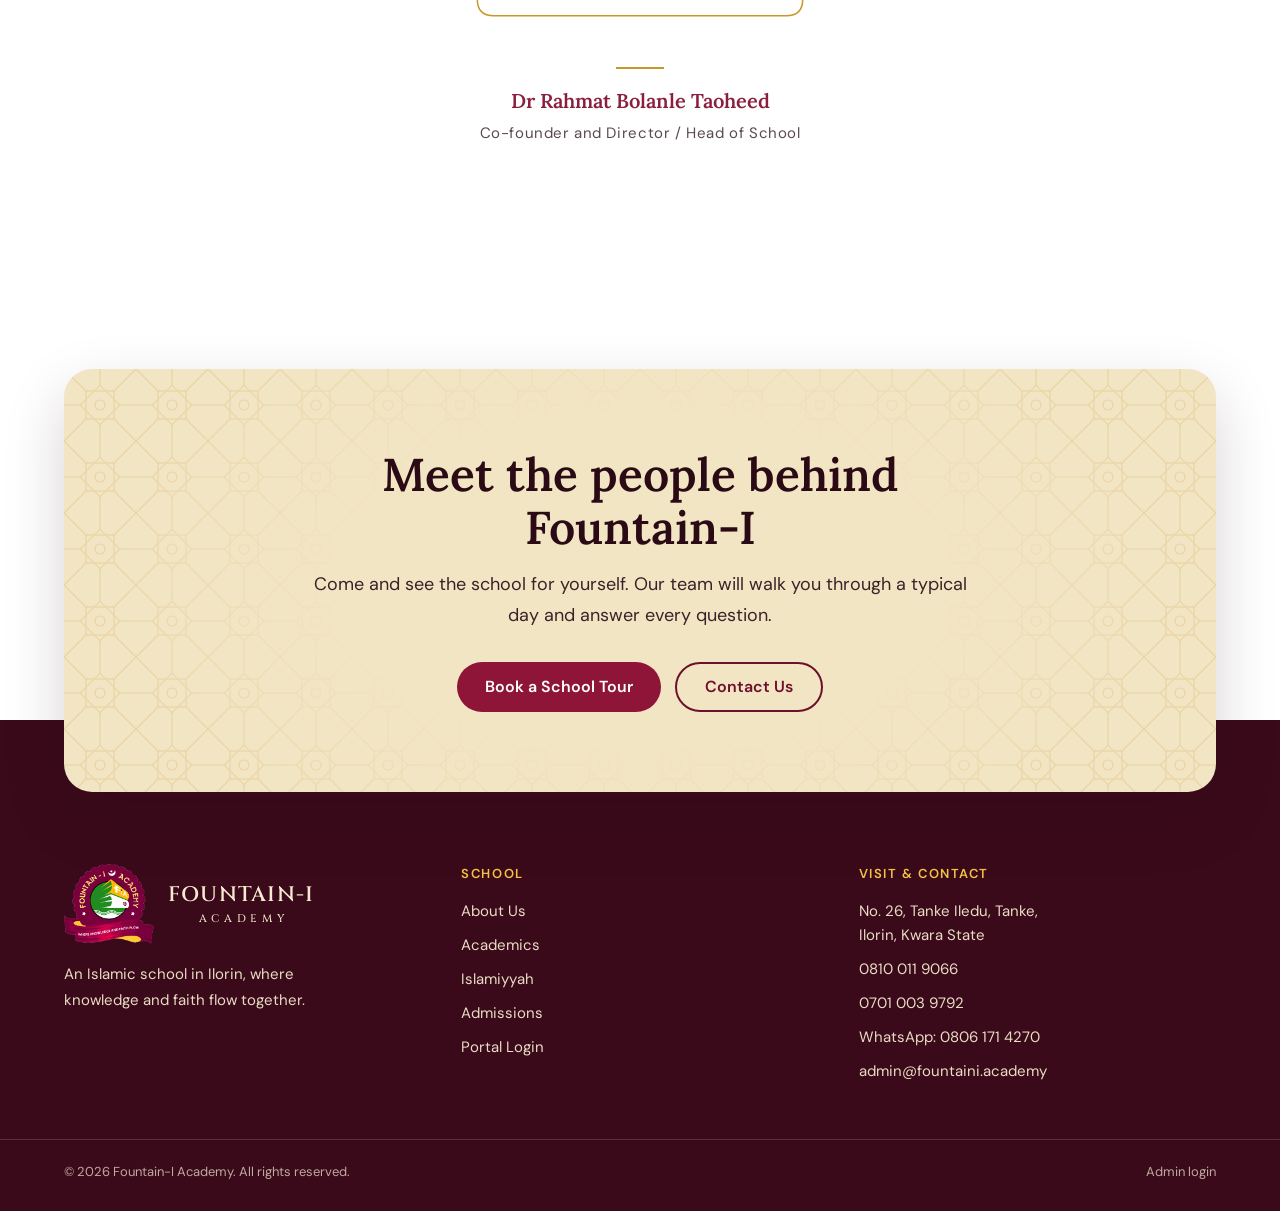
<file: about.html>
<!doctype html>
<html lang="en">
<head>
<meta charset="utf-8">
<meta name="viewport" content="width=device-width, initial-scale=1">
<title>About Us | Fountain-I Academy</title>
<meta name="description" content="Our story, vision, mission and values, and the leadership of Fountain-I Academy, Ilorin.">
<meta property="og:title" content="About Us | Fountain-I Academy">
<meta property="og:description" content="Our story, vision, mission and values, and the leadership of Fountain-I Academy, Ilorin.">
<meta property="og:image" content="assets/img/og.jpg?v=8ab960b6">
<meta name="theme-color" content="#3A0A1A">
<link rel="icon" type="image/png" href="assets/img/favicon.png?v=2ff5b57e">
<link rel="preconnect" href="https://fonts.googleapis.com"><link rel="preconnect" href="https://fonts.gstatic.com" crossorigin><link href="https://fonts.googleapis.com/css2?family=Amiri:wght@400;700&amp;family=Cinzel:wght@500;600&amp;family=DM+Sans:wght@400;500;600&amp;family=Lora:ital,wght@0,500;0,600;1,500&amp;display=swap" rel="stylesheet">
<link rel="stylesheet" href="css/styles.css?v=018193c7">
</head>
<body>
<a class="skip" href="#main">Skip to content</a>
<div style="width:100%;font-family:'DM Sans',system-ui,sans-serif;color:#2A1A1F;font-size:17px;line-height:1.6">

<section class="hero" style="min-height:clamp(560px,43vw,720px);display:flex;flex-direction:column">
<img fetchpriority="high" src="assets/img/primary.webp?v=fa72a1ee" alt="Fountain-I Academy scholars during a lesson" style="position:absolute;inset:0;width:100%;height:100%;object-fit:cover;object-position:center 35%">
<div style="position:absolute;inset:0;background:linear-gradient(180deg,rgba(0,0,0,.88) 0%,rgba(0,0,0,.5) 30%,rgba(0,0,0,.15) 55%,rgba(0,0,0,.85) 100%)"></div>

<div class="topstrip" style="position:relative;background:#F4C343;color:#4B1022;font-size:14px;font-weight:500;padding:9px 16px;text-align:center">Admissions for secondary opens in the 2027/2028 session!</div>

<header class="site-header" style="position:relative">
<div style="max-width:1600px;margin:0 auto;padding:22px clamp(24px,5vw,80px) 0;box-sizing:border-box;display:flex;flex-wrap:wrap;align-items:center;justify-content:space-between;gap:24px 56px">
<a href="index.html" aria-label="Fountain-I Academy home" class="brand" style="display:flex;align-items:center;gap:20px;flex:0 0 auto;text-decoration:none;position:relative;top:12px">
<img src="assets/img/logo.webp?v=bb27b5d8" alt="" style="height:120px;width:auto;display:block">
<span style="display:flex;flex-direction:column;align-items:center;font-family:'Cinzel',serif;line-height:1;color:#ffffff"><span style="font-size:34px;font-weight:600;letter-spacing:.06em">FOUNTAIN-I</span><span style="font-size:17px;font-weight:500;letter-spacing:.42em;margin:10px -.42em 0 0">ACADEMY</span></span>
</a>
<div class="hdr-right" style="flex:0 1 auto;min-width:0;display:flex;flex-direction:column">
<div style="display:flex;justify-content:flex-end;align-items:center;gap:22px">
<a href="admissions.html" style="display:inline-flex;align-items:center;gap:8px;min-height:40px;color:#F6EAD0;text-decoration:none;font-size:13px;font-weight:600;letter-spacing:.16em;text-transform:uppercase"><svg width="15" height="15" viewBox="0 0 24 24" fill="none" stroke="#F6EAD0" stroke-width="2" stroke-linecap="round" stroke-linejoin="round"><path d="M4 5h16v12H8l-4 3z"></path></svg>Contact Us</a>
<span style="width:1px;height:20px;background:rgba(246,234,208,.5)"></span>
<a href="#portal" data-portal style="display:inline-flex;align-items:center;gap:10px;min-height:40px;color:#F4C343;text-decoration:none;font-size:13px;font-weight:600;letter-spacing:.16em;text-transform:uppercase"><svg width="16" height="16" viewBox="0 0 24 24" fill="none" stroke="#F4C343" stroke-width="2" stroke-linecap="round"><rect x="5" y="11" width="14" height="10" rx="1"></rect><path d="M8 11V8a4 4 0 0 1 8 0v3"></path></svg>Portal Login<svg width="14" height="14" viewBox="0 0 24 24" fill="none" stroke="#F4C343" stroke-width="2" stroke-linecap="round" stroke-linejoin="round"><path d="M5 12h14M13 6l6 6-6 6"></path></svg></a>
</div>
<div style="width:100%;height:1px;background:rgba(246,234,208,.3);margin:12px 0 0"></div>
<nav class="mnav" aria-label="Main" style="display:flex;flex-wrap:wrap;justify-content:flex-end;align-items:center;gap:4px 40px;padding:6px 0">
<a href="index.html" style="font-size:17px">Home</a>
<a href="about.html" aria-current="page" style="color:#F4C343;font-weight:600;font-size:17px">About Us</a>
<div class="dd"><a href="academics.html" style="font-size:17px">Academics<svg width="11" height="11" viewBox="0 0 24 24" fill="none" stroke="currentColor" stroke-width="2.6" stroke-linecap="round" stroke-linejoin="round"><path d="M6 9l6 6 6-6"></path></svg></a><div class="dd-menu"><div><a href="academics.html#curriculum">Our Curriculum</a><a href="academics.html#early">Early Years</a><a href="academics.html#primary">Primary</a><a href="academics.html#secondary">Secondary</a><a href="academics.html#glance">Subjects at a Glance</a></div></div></div>
<div class="dd"><a href="islamiyyah.html" style="font-size:17px">Islamiyyah<svg width="11" height="11" viewBox="0 0 24 24" fill="none" stroke="currentColor" stroke-width="2.6" stroke-linecap="round" stroke-linejoin="round"><path d="M6 9l6 6 6-6"></path></svg></a><div class="dd-menu"><div><a href="islamiyyah.html#overview">Overview &amp; Curriculum</a><a href="islamiyyah.html#times">Times &amp; Levels</a><a href="islamiyyah.html#register">Register Your Child</a><a href="islamiyyah.html#faq">FAQs</a></div></div></div>
<a href="admissions.html" style="font-size:17px">Admissions</a>
<a href="admissions.html" style="display:inline-flex;align-items:center;min-height:44px;padding:0 24px;border-radius:999px;background:#8E1538;color:#ffffff;font-size:15px;font-weight:600;letter-spacing:.1em;text-transform:uppercase;border-bottom:none">Apply Now</a>
</nav>
<div style="width:100%;height:1px;background:rgba(246,234,208,.3)"></div>
</div>
</div>
<button class="menu-btn" type="button" aria-expanded="false" aria-controls="mobile-menu" aria-label="Open menu"><span></span><span></span><span></span></button>
<div class="mobile-menu" id="mobile-menu" hidden>
<nav aria-label="Mobile">
<a href="index.html">Home</a>
<a href="about.html">About Us</a>
<details><summary>Academics</summary>
<a href="academics.html">Academics overview</a>
<a href="academics.html#early">Early Years</a>
<a href="academics.html#primary">Primary</a>
<a href="academics.html#secondary">Secondary</a>
<a href="academics.html#glance">Subjects at a Glance</a>
</details>
<details><summary>Islamiyyah</summary>
<a href="islamiyyah.html">Islamiyyah overview</a>
<a href="islamiyyah.html#times">Times &amp; Levels</a>
<a href="islamiyyah.html#register">Register Your Child</a>
<a href="islamiyyah.html#faq">FAQs</a>
</details>
<a href="admissions.html">Admissions</a>
<a href="admissions.html#enquire">Contact Us</a>
</nav>
<div class="mm-foot">
<a class="pill" href="admissions.html" style="background:#8E1538;color:#ffffff">Apply Now</a>
<a class="mm-portal" href="#portal" data-portal>Portal Login →</a>
</div>
</div>
</header>

<div style="flex:1 1 auto"></div>

<div style="position:relative;max-width:1600px;width:100%;margin:0 auto;padding:0 clamp(24px,5vw,80px) 64px;box-sizing:border-box">
<div class="crumb" style="font-size:13px;letter-spacing:.16em;text-transform:uppercase;font-weight:600;color:#F6EAD0"><a href="index.html">Home</a> <span style="color:#F4C343;margin:0 8px">/</span> About Us</div>
<h1 style="font-family:'Cinzel',serif;font-weight:500;font-size:64px;line-height:1.05;letter-spacing:.03em;margin:14px 0 0">About Us</h1>
</div>
</section>

<div class="fa" id="main">

<section id="story" style="background:#F9F6F7;padding:112px 0">
<div class="fa-wrap" style="display:flex;flex-wrap:wrap;gap:48px 72px;align-items:center">
<div style="flex:1 1 480px;min-width:0">
<div class="eyebrow"><svg width="18" height="18" viewBox="0 0 24 24" fill="#C9962A"><rect x="5" y="5" width="14" height="14"></rect><rect x="5" y="5" width="14" height="14" transform="rotate(45 12 12)"></rect></svg>Our Story</div>
<h2 class="h2">A school founded on purpose</h2>
<p class="body" style="margin:22px 0 16px">Fountain-I (Fountain-Islamic) Academy, Ilorin, was founded in 2026 out of a vision to provide an educational experience where academic excellence, authentic Islamic Tarbiyah and character development flow together.</p>
<p class="body" style="margin:0 0 16px">The Academy was established by Dr. Abdullahi A. Taoheed, Hajiah Jelilat A. Taoheed and Dr. Rahmat B. Taoheed (PhD), united by a shared commitment to nurturing a generation of scholars who are academically equipped, spiritually grounded, morally upright and prepared to contribute meaningfully to society.</p>
<p class="body" style="margin:0">Today we run Pre-Nursery, Nursery and Primary classes, with Secondary (JSS 1 to SS 3) opening in the 2027/2028 session.</p>
</div>
<img loading="lazy" decoding="async" src="assets/img/nursery.webp?v=168eaf77" alt="A nursery scholar concentrating on a learning activity" style="flex:1 1 440px;min-width:0;height:clamp(400px,31vw,540px);object-fit:cover;border-radius:24px;display:block">
</div>
</section>

<section id="vision" style="background:#ffffff;padding:112px 0">
<div class="fa-wrap" style="display:grid;grid-template-columns:repeat(auto-fit,minmax(320px,1fr));gap:24px">
<div style="background:#F9F6F7;border-radius:26px;padding:48px 44px">
<div class="eyebrow" style="font-size:15px"><svg width="16" height="16" viewBox="0 0 24 24" fill="#C9962A"><rect x="5" y="5" width="14" height="14"></rect><rect x="5" y="5" width="14" height="14" transform="rotate(45 12 12)"></rect></svg>Our Vision</div>
<p style="font-family:'Lora',serif;font-weight:500;font-size:28px;line-height:1.45;margin:18px 0 0;color:#2A0A14">To be a leading fountain of Islamic and academic excellence, nurturing scholars with strong faith and sound character guided by the Qur’an and Sunnah.</p>
</div>
<div style="background:#F9F6F7;border-radius:26px;padding:48px 44px">
<div class="eyebrow" style="font-size:15px"><svg width="16" height="16" viewBox="0 0 24 24" fill="#C9962A"><rect x="5" y="5" width="14" height="14"></rect><rect x="5" y="5" width="14" height="14" transform="rotate(45 12 12)"></rect></svg>Our Mission</div>
<p style="font-family:'Lora',serif;font-weight:500;font-size:28px;line-height:1.45;margin:18px 0 0;color:#2A0A14">To blend quality academics with authentic Islamic Tarbiyah so that knowledge and faith flow in every child, using skilled manpower coupled with scientific and technological innovations.</p>
</div>
</div>
</section>

<section id="values" style="background:#F9F6F7;padding:112px 0">
<div class="fa-wrap">
<div style="text-align:center;max-width:760px;margin:0 auto 52px">
<div class="eyebrow"><svg width="18" height="18" viewBox="0 0 24 24" fill="#C9962A"><rect x="5" y="5" width="14" height="14"></rect><rect x="5" y="5" width="14" height="14" transform="rotate(45 12 12)"></rect></svg>Our Values</div>
<h2 class="h2">The character we nurture</h2>
</div>
<div style="display:grid;grid-template-columns:repeat(auto-fit,minmax(250px,1fr));gap:28px">
<article class="mihrab" style="background:transparent;aspect-ratio:5/6;padding:27% 28px 40px;box-sizing:border-box;text-align:center;display:flex;flex-direction:column;align-items:center;justify-content:flex-start"><svg class="mh" aria-hidden="true" viewBox="0 0 100 120" preserveAspectRatio="none"><path d="M1 114 L1 44.14 A21 17.85 0 0 1 22 26.29 L25.5 26.29 L25.5 18.85 L29 18.85 A21 17.85 0 0 0 50 1 A21 17.85 0 0 0 71 18.85 L74.5 18.85 L74.5 26.29 L78 26.29 A21 17.85 0 0 1 99 44.14 L99 114 Q99 119 94 119 L6 119 Q1 119 1 114Z" fill="none" stroke="#C9962A" stroke-width="1.5" vector-effect="non-scaling-stroke"></path></svg>
<div class="ar" style="font-size:46px;line-height:1.8;color:#8A1F3D;margin-bottom:18px">عِلْم</div>
<h3 style="font-family:'Lora',serif;font-size:27px;font-weight:600;margin:0 0 12px;color:#2A0A14">Knowledge</h3>
<p style="margin:0;font-size:16px;line-height:1.7;color:#5A4A4F">Knowledge and academic excellence, innovation and discovery.</p>
</article>
<article class="mihrab" style="background:transparent;aspect-ratio:5/6;padding:27% 28px 40px;box-sizing:border-box;text-align:center;display:flex;flex-direction:column;align-items:center;justify-content:flex-start"><svg class="mh" aria-hidden="true" viewBox="0 0 100 120" preserveAspectRatio="none"><path d="M1 114 L1 44.14 A21 17.85 0 0 1 22 26.29 L25.5 26.29 L25.5 18.85 L29 18.85 A21 17.85 0 0 0 50 1 A21 17.85 0 0 0 71 18.85 L74.5 18.85 L74.5 26.29 L78 26.29 A21 17.85 0 0 1 99 44.14 L99 114 Q99 119 94 119 L6 119 Q1 119 1 114Z" fill="none" stroke="#C9962A" stroke-width="1.5" vector-effect="non-scaling-stroke"></path></svg>
<div class="ar" style="font-size:46px;line-height:1.8;color:#8A1F3D;margin-bottom:18px">إِيمَان</div>
<h3 style="font-family:'Lora',serif;font-size:27px;font-weight:600;margin:0 0 12px;color:#2A0A14">Faith</h3>
<p style="margin:0;font-size:16px;line-height:1.7;color:#5A4A4F">Faith and Islamic identity.</p>
</article>
<article class="mihrab" style="background:transparent;aspect-ratio:5/6;padding:27% 28px 40px;box-sizing:border-box;text-align:center;display:flex;flex-direction:column;align-items:center;justify-content:flex-start"><svg class="mh" aria-hidden="true" viewBox="0 0 100 120" preserveAspectRatio="none"><path d="M1 114 L1 44.14 A21 17.85 0 0 1 22 26.29 L25.5 26.29 L25.5 18.85 L29 18.85 A21 17.85 0 0 0 50 1 A21 17.85 0 0 0 71 18.85 L74.5 18.85 L74.5 26.29 L78 26.29 A21 17.85 0 0 1 99 44.14 L99 114 Q99 119 94 119 L6 119 Q1 119 1 114Z" fill="none" stroke="#C9962A" stroke-width="1.5" vector-effect="non-scaling-stroke"></path></svg>
<div class="ar" style="font-size:46px;line-height:1.8;color:#8A1F3D;margin-bottom:18px">أَخْلَاق</div>
<h3 style="font-family:'Lora',serif;font-size:27px;font-weight:600;margin:0 0 12px;color:#2A0A14">Character</h3>
<p style="margin:0;font-size:16px;line-height:1.7;color:#5A4A4F">Character and good manners, integrity and responsibility.</p>
</article>
<article class="mihrab" style="background:transparent;aspect-ratio:5/6;padding:27% 28px 40px;box-sizing:border-box;text-align:center;display:flex;flex-direction:column;align-items:center;justify-content:flex-start"><svg class="mh" aria-hidden="true" viewBox="0 0 100 120" preserveAspectRatio="none"><path d="M1 114 L1 44.14 A21 17.85 0 0 1 22 26.29 L25.5 26.29 L25.5 18.85 L29 18.85 A21 17.85 0 0 0 50 1 A21 17.85 0 0 0 71 18.85 L74.5 18.85 L74.5 26.29 L78 26.29 A21 17.85 0 0 1 99 44.14 L99 114 Q99 119 94 119 L6 119 Q1 119 1 114Z" fill="none" stroke="#C9962A" stroke-width="1.5" vector-effect="non-scaling-stroke"></path></svg>
<div class="ar" style="font-size:46px;line-height:1.8;color:#8A1F3D;margin-bottom:18px">خِدْمَة</div>
<h3 style="font-family:'Lora',serif;font-size:27px;font-weight:600;margin:0 0 12px;color:#2A0A14">Care &amp; Service</h3>
<p style="margin:0;font-size:16px;line-height:1.7;color:#5A4A4F">Care and individual development, leadership and service.</p>
</article>
</div>
</div>
</section>

<section id="head" style="background:#ffffff;padding:112px 0">
<div class="fa-wrap">
<div style="text-align:center;margin:0 0 56px"><div class="eyebrow"><svg width="18" height="18" viewBox="0 0 24 24" fill="#C9962A"><rect x="5" y="5" width="14" height="14"></rect><rect x="5" y="5" width="14" height="14" transform="rotate(45 12 12)"></rect></svg>Our Head of School</div></div>
<div style="display:flex;flex-direction:column;align-items:center;gap:64px;text-align:center">
<div style="position:relative;aspect-ratio:5/6;width:100%;max-width:300px">
<svg aria-hidden="true" viewBox="0 0 100 120" preserveAspectRatio="none" style="position:absolute;inset:-16px;width:calc(100% + 32px);height:calc(100% + 32px);overflow:visible"><path d="M1 114 L1 44.14 A21 17.85 0 0 1 22 26.29 L25.5 26.29 L25.5 18.85 L29 18.85 A21 17.85 0 0 0 50 1 A21 17.85 0 0 0 71 18.85 L74.5 18.85 L74.5 26.29 L78 26.29 A21 17.85 0 0 1 99 44.14 L99 114 Q99 119 94 119 L6 119 Q1 119 1 114Z" fill="none" stroke="#C9962A" stroke-width="1.5" vector-effect="non-scaling-stroke"></path></svg>
<div style="position:absolute;inset:0;background:#F0E6E9;-webkit-mask:url(&quot;data:image/svg+xml,%3Csvg%20xmlns%3D%22http%3A//www.w3.org/2000/svg%22%20viewBox%3D%220%200%20100%20120%22%20preserveAspectRatio%3D%22none%22%3E%3Cpath%20d%3D%22M1%20114%20L1%2044.14%20A21%2017.85%200%200%201%2022%2026.29%20L25.5%2026.29%20L25.5%2018.85%20L29%2018.85%20A21%2017.85%200%200%200%2050%201%20A21%2017.85%200%200%200%2071%2018.85%20L74.5%2018.85%20L74.5%2026.29%20L78%2026.29%20A21%2017.85%200%200%201%2099%2044.14%20L99%20114%20Q99%20119%2094%20119%20L6%20119%20Q1%20119%201%20114Z%22%20fill%3D%22black%22/%3E%3C/svg%3E&quot;) center/100% 100% no-repeat;mask:url(&quot;data:image/svg+xml,%3Csvg%20xmlns%3D%22http%3A//www.w3.org/2000/svg%22%20viewBox%3D%220%200%20100%20120%22%20preserveAspectRatio%3D%22none%22%3E%3Cpath%20d%3D%22M1%20114%20L1%2044.14%20A21%2017.85%200%200%201%2022%2026.29%20L25.5%2026.29%20L25.5%2018.85%20L29%2018.85%20A21%2017.85%200%200%200%2050%201%20A21%2017.85%200%200%200%2071%2018.85%20L74.5%2018.85%20L74.5%2026.29%20L78%2026.29%20A21%2017.85%200%200%201%2099%2044.14%20L99%20114%20Q99%20119%2094%20119%20L6%20119%20Q1%20119%201%20114Z%22%20fill%3D%22black%22/%3E%3C/svg%3E&quot;) center/100% 100% no-repeat;display:flex;align-items:flex-end;justify-content:center;padding-bottom:22%;color:#8A1F3D;font-size:13px;letter-spacing:.14em;text-transform:uppercase;font-weight:600">
<svg aria-hidden="true" style="position:absolute;inset:0;width:100%;height:100%;opacity:.14"><defs><pattern id="ab1" width="52" height="56" patternUnits="userSpaceOnUse" patternTransform="scale(1.1)"><path d="M26 0 A10 10 0 0 0 36 10 L39 10 L39 18 L42 18 A10 10 0 0 1 52 28 M26 56 A10 10 0 0 1 36 46 L39 46 L39 38 L42 38 A10 10 0 0 0 52 28 M26 56 A10 10 0 0 0 16 46 L13 46 L13 38 L10 38 A10 10 0 0 1 0 28 M26 0 A10 10 0 0 1 16 10 L13 10 L13 18 L10 18 A10 10 0 0 0 0 28 M0 -28 A10 10 0 0 0 10 -18 L13 -18 L13 -10 L16 -10 A10 10 0 0 1 26 0 M0 28 A10 10 0 0 1 10 18 L13 18 L13 10 L16 10 A10 10 0 0 0 26 0 M0 28 A10 10 0 0 0 -10 18 L-13 18 L-13 10 L-16 10 A10 10 0 0 1 -26 0 M0 -28 A10 10 0 0 1 -10 -18 L-13 -18 L-13 -10 L-16 -10 A10 10 0 0 0 -26 0 M52 -28 A10 10 0 0 0 62 -18 L65 -18 L65 -10 L68 -10 A10 10 0 0 1 78 0 M52 28 A10 10 0 0 1 62 18 L65 18 L65 10 L68 10 A10 10 0 0 0 78 0 M52 28 A10 10 0 0 0 42 18 L39 18 L39 10 L36 10 A10 10 0 0 1 26 0 M52 -28 A10 10 0 0 1 42 -18 L39 -18 L39 -10 L36 -10 A10 10 0 0 0 26 0 M0 28 A10 10 0 0 0 10 38 L13 38 L13 46 L16 46 A10 10 0 0 1 26 56 M0 84 A10 10 0 0 1 10 74 L13 74 L13 66 L16 66 A10 10 0 0 0 26 56 M0 84 A10 10 0 0 0 -10 74 L-13 74 L-13 66 L-16 66 A10 10 0 0 1 -26 56 M0 28 A10 10 0 0 1 -10 38 L-13 38 L-13 46 L-16 46 A10 10 0 0 0 -26 56 M52 28 A10 10 0 0 0 62 38 L65 38 L65 46 L68 46 A10 10 0 0 1 78 56 M52 84 A10 10 0 0 1 62 74 L65 74 L65 66 L68 66 A10 10 0 0 0 78 56 M52 84 A10 10 0 0 0 42 74 L39 74 L39 66 L36 66 A10 10 0 0 1 26 56 M52 28 A10 10 0 0 1 42 38 L39 38 L39 46 L36 46 A10 10 0 0 0 26 56" fill="none" stroke="#8A1F3D" stroke-width="3" stroke-linejoin="round"></path></pattern></defs><rect width="100%" height="100%" fill="url(#ab1)"></rect></svg>
<span style="position:relative">Photo: Head of School</span>
</div>
</div>
<div style="min-width:0;max-width:820px">

<div style="display:flex;flex-direction:column;align-items:center;gap:16px">
<span aria-hidden="true" style="width:48px;height:2px;background:#C9962A;flex:0 0 auto"></span>
<div>
<p style="margin:0;font-family:'Lora',serif;font-size:20px;font-weight:600;color:#8A1F3D">Dr Rahmat Bolanle Taoheed</p>
<p style="margin:4px 0 0;font-size:15px;letter-spacing:.04em;color:#5A4A4F">Co-founder and Director / Head of School</p>
</div>
</div>
</div>
</div>
</div>
</section>

<section style="position:relative;z-index:2;background:transparent;padding:112px 0 0;display:flow-root">
<div class="fa-wrap">
<div style="position:relative;margin-bottom:-72px;overflow:hidden;border-radius:28px;background:#F2E5C4;color:#2A0A14;padding:80px 32px;text-align:center;box-shadow:0 24px 60px rgba(42,10,20,.18)">
<svg aria-hidden="true" style="position:absolute;inset:0;width:100%;height:100%;opacity:.22;-webkit-mask-image:radial-gradient(ellipse 46% 70% at 50% 50%,transparent 55%,#000 100%);mask-image:radial-gradient(ellipse 46% 70% at 50% 50%,transparent 55%,#000 100%)"><defs><pattern id="ak2" width="72" height="72" patternUnits="userSpaceOnUse"><g fill="none" stroke="#C9962A" stroke-width="1.1"><rect x="22" y="22" width="28" height="28"></rect><rect x="22" y="22" width="28" height="28" transform="rotate(45 36 36)"></rect><circle cx="36" cy="36" r="5"></circle><path d="M0 0 L22 22 M72 0 L50 22 M0 72 L22 50 M72 72 L50 50 M36 0 V16.2 M36 72 V55.8 M0 36 H16.2 M72 36 H55.8"></path></g></pattern></defs><rect width="100%" height="100%" fill="url(#ak2)"></rect></svg>
<div style="position:relative;max-width:680px;margin:0 auto">
<h2 style="font-family:'Lora',serif;font-weight:600;font-size:46px;line-height:1.15;margin:0 0 14px;color:#2A0A14">Meet the people behind Fountain-I</h2>
<p style="margin:0 0 32px;font-size:18px;line-height:1.7;color:#3A2228">Come and see the school for yourself. Our team will walk you through a typical day and answer every question.</p>
<div style="display:flex;flex-wrap:wrap;gap:14px;justify-content:center">
<a class="pill" href="admissions.html" style="background:#8E1538;color:#ffffff">Book a School Tour</a>
<a class="pill" href="admissions.html" style="border:2px solid #6E0F2B;color:#6E0F2B">Contact Us</a>
</div>
</div>
</div>
</div>
</section>

<footer class="foot" style="position:relative;background:#3A0A1A;color:#E9DCC4;font-size:15px">
<div class="fa-wrap" style="padding-top:144px;display:grid;grid-template-columns:repeat(auto-fit,minmax(220px,1fr));gap:40px">
<div>
<div style="display:flex;align-items:center;gap:14px"><img loading="lazy" decoding="async" src="assets/img/logo.webp?v=bb27b5d8" alt="" style="height:80px;width:auto;display:block;flex:0 0 auto"><span style="display:flex;flex-direction:column;align-items:center;font-family:'Cinzel',serif;line-height:1;color:#F6EAD0;white-space:nowrap"><span style="font-size:21px;font-weight:600;letter-spacing:.06em">FOUNTAIN-I</span><span style="font-size:11px;font-weight:500;letter-spacing:.42em;margin:7px -.42em 0 0">ACADEMY</span></span></div>
<p style="margin:18px 0 0;line-height:1.7;max-width:300px">An Islamic school in Ilorin, where knowledge and faith flow together.</p>
</div>
<div>
<div style="color:#F4C343;font-weight:600;margin-bottom:14px;letter-spacing:.12em;text-transform:uppercase;font-size:13px">School</div>
<div style="display:flex;flex-direction:column;gap:10px">
<a href="about.html">About Us</a>
<a href="academics.html">Academics</a>
<a href="islamiyyah.html">Islamiyyah</a>
<a href="admissions.html">Admissions</a>
<a href="#portal" data-portal>Portal Login</a>
</div>
</div>
<div>
<div style="color:#F4C343;font-weight:600;margin-bottom:14px;letter-spacing:.12em;text-transform:uppercase;font-size:13px">Visit &amp; Contact</div>
<div style="display:flex;flex-direction:column;gap:10px;line-height:1.6">
<span>No. 26, Tanke Iledu, Tanke,<br>Ilorin, Kwara State</span>
<a href="tel:+2348100119066">0810 011 9066</a>
<a href="tel:+2347010039792">0701 003 9792</a>
<a href="https://wa.me/2348061714270" target="_blank" rel="noopener">WhatsApp: 0806 171 4270</a>
<a href="mailto:admin@fountaini.academy">admin@fountaini.academy</a>
</div>
</div>
</div>
<div class="fa-wrap" style="margin-top:56px;padding-top:22px;padding-bottom:28px;border-top:1px solid rgba(233,220,196,.18);display:flex;flex-wrap:wrap;justify-content:space-between;gap:12px;font-size:13px;color:#BFA9A0">
<span>© 2026 Fountain-I Academy. All rights reserved.</span>
<a href="#portal" data-portal style="color:#BFA9A0">Admin login</a>
</div>
</footer>

</div>
</div>
<script src="js/main.js?v=798f3d2e" defer></script>
</body>
</html>
</file>
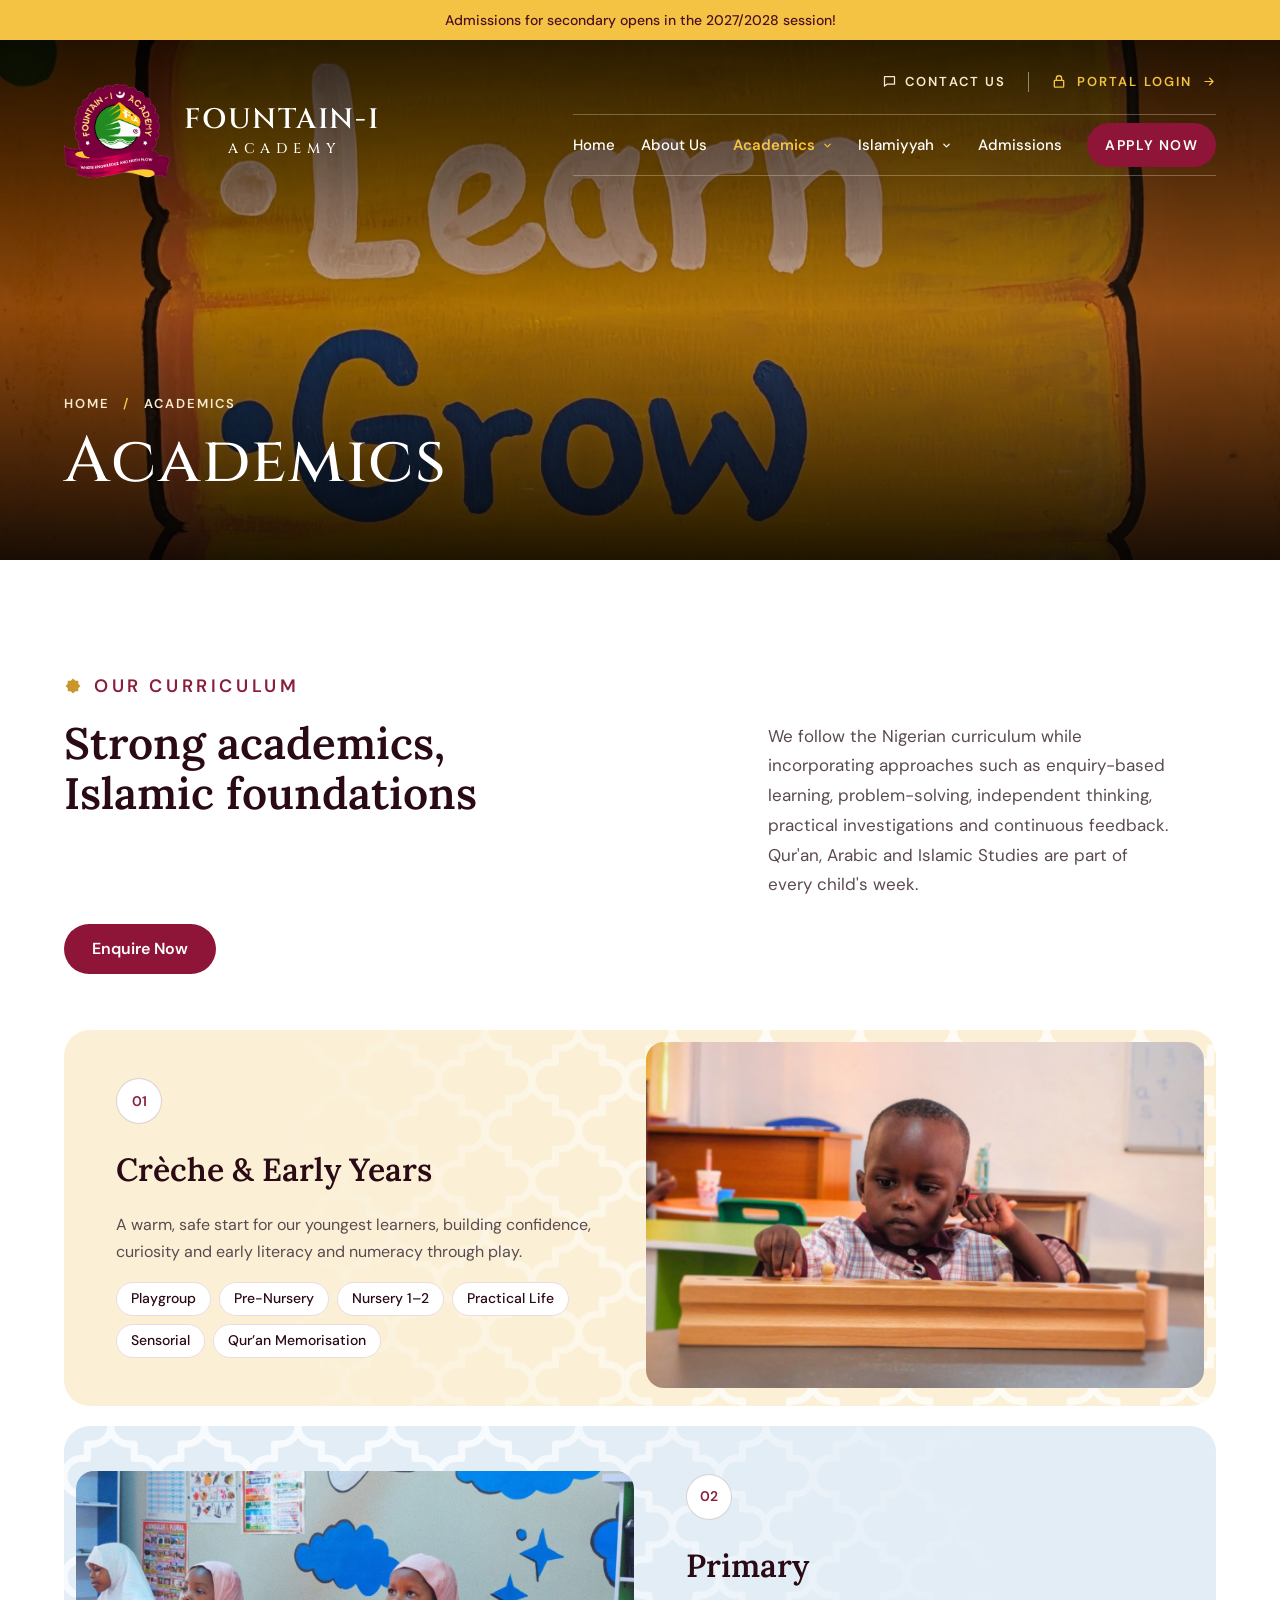
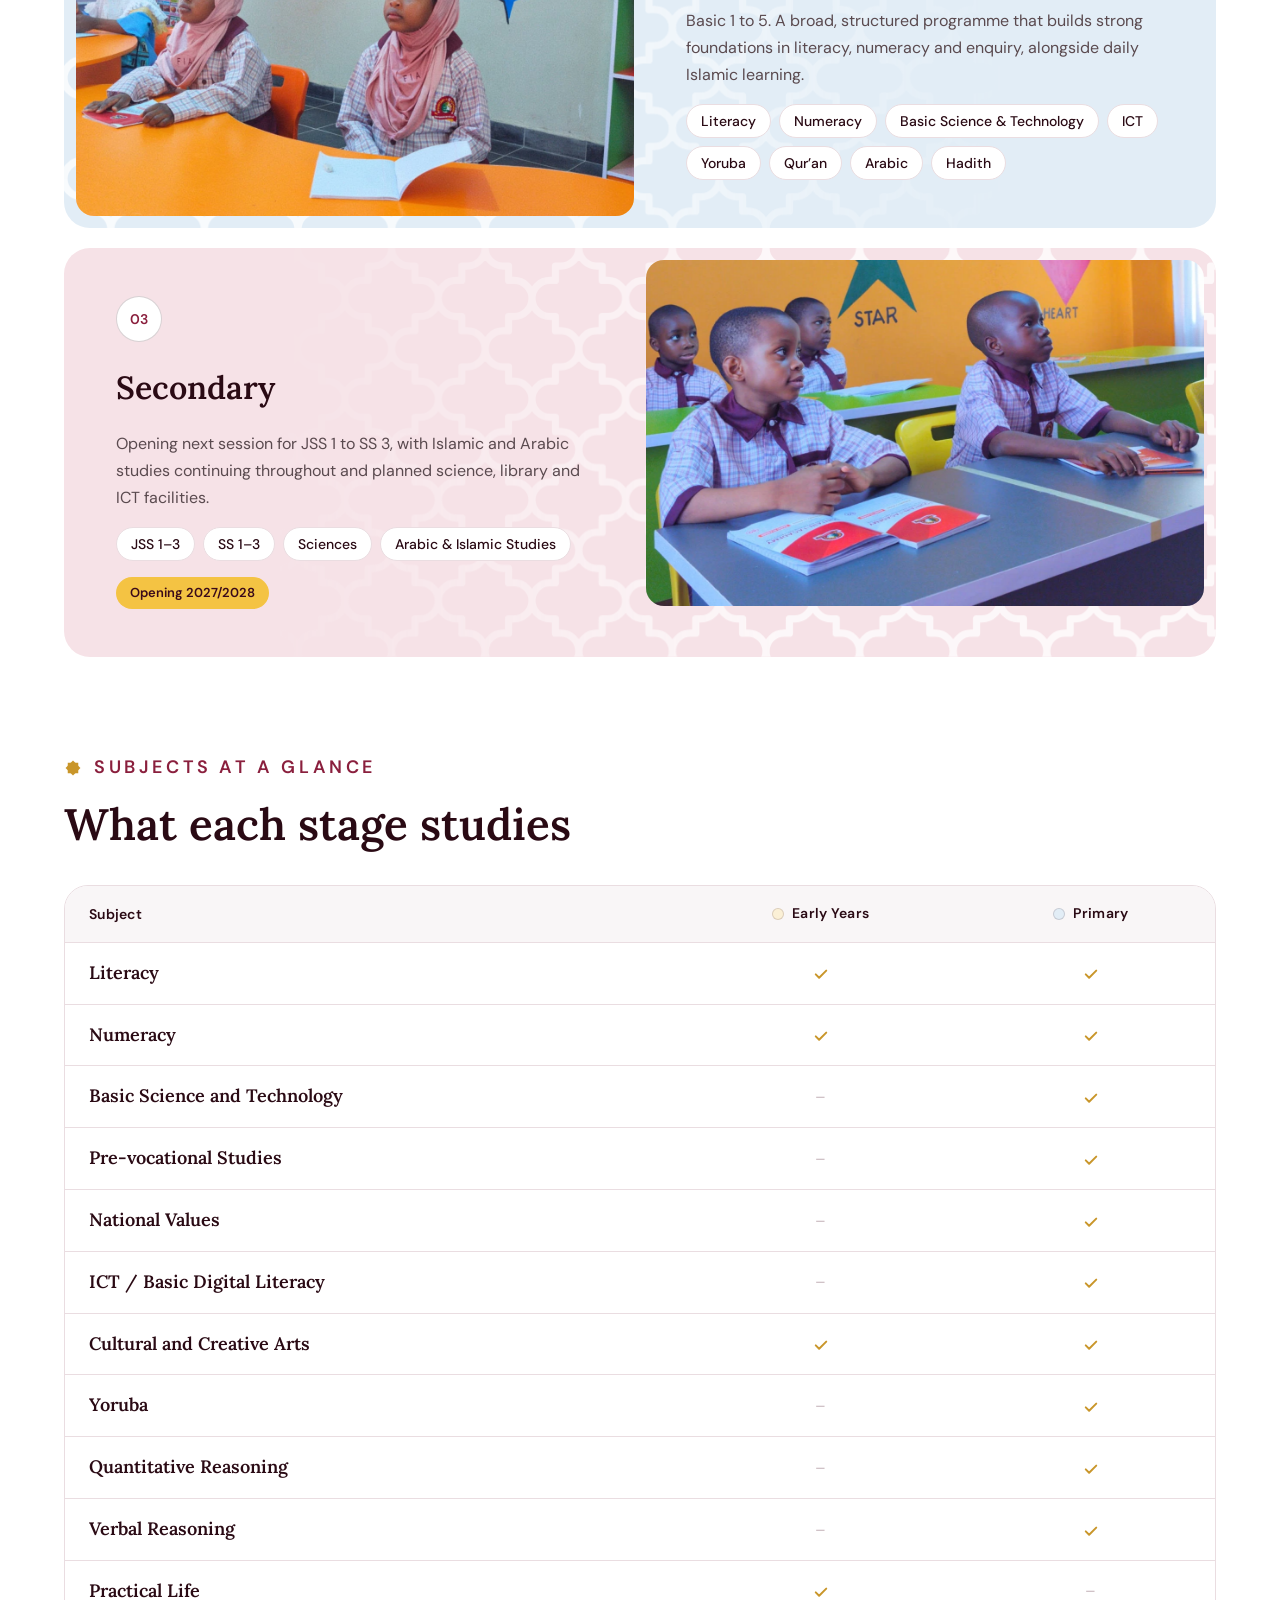
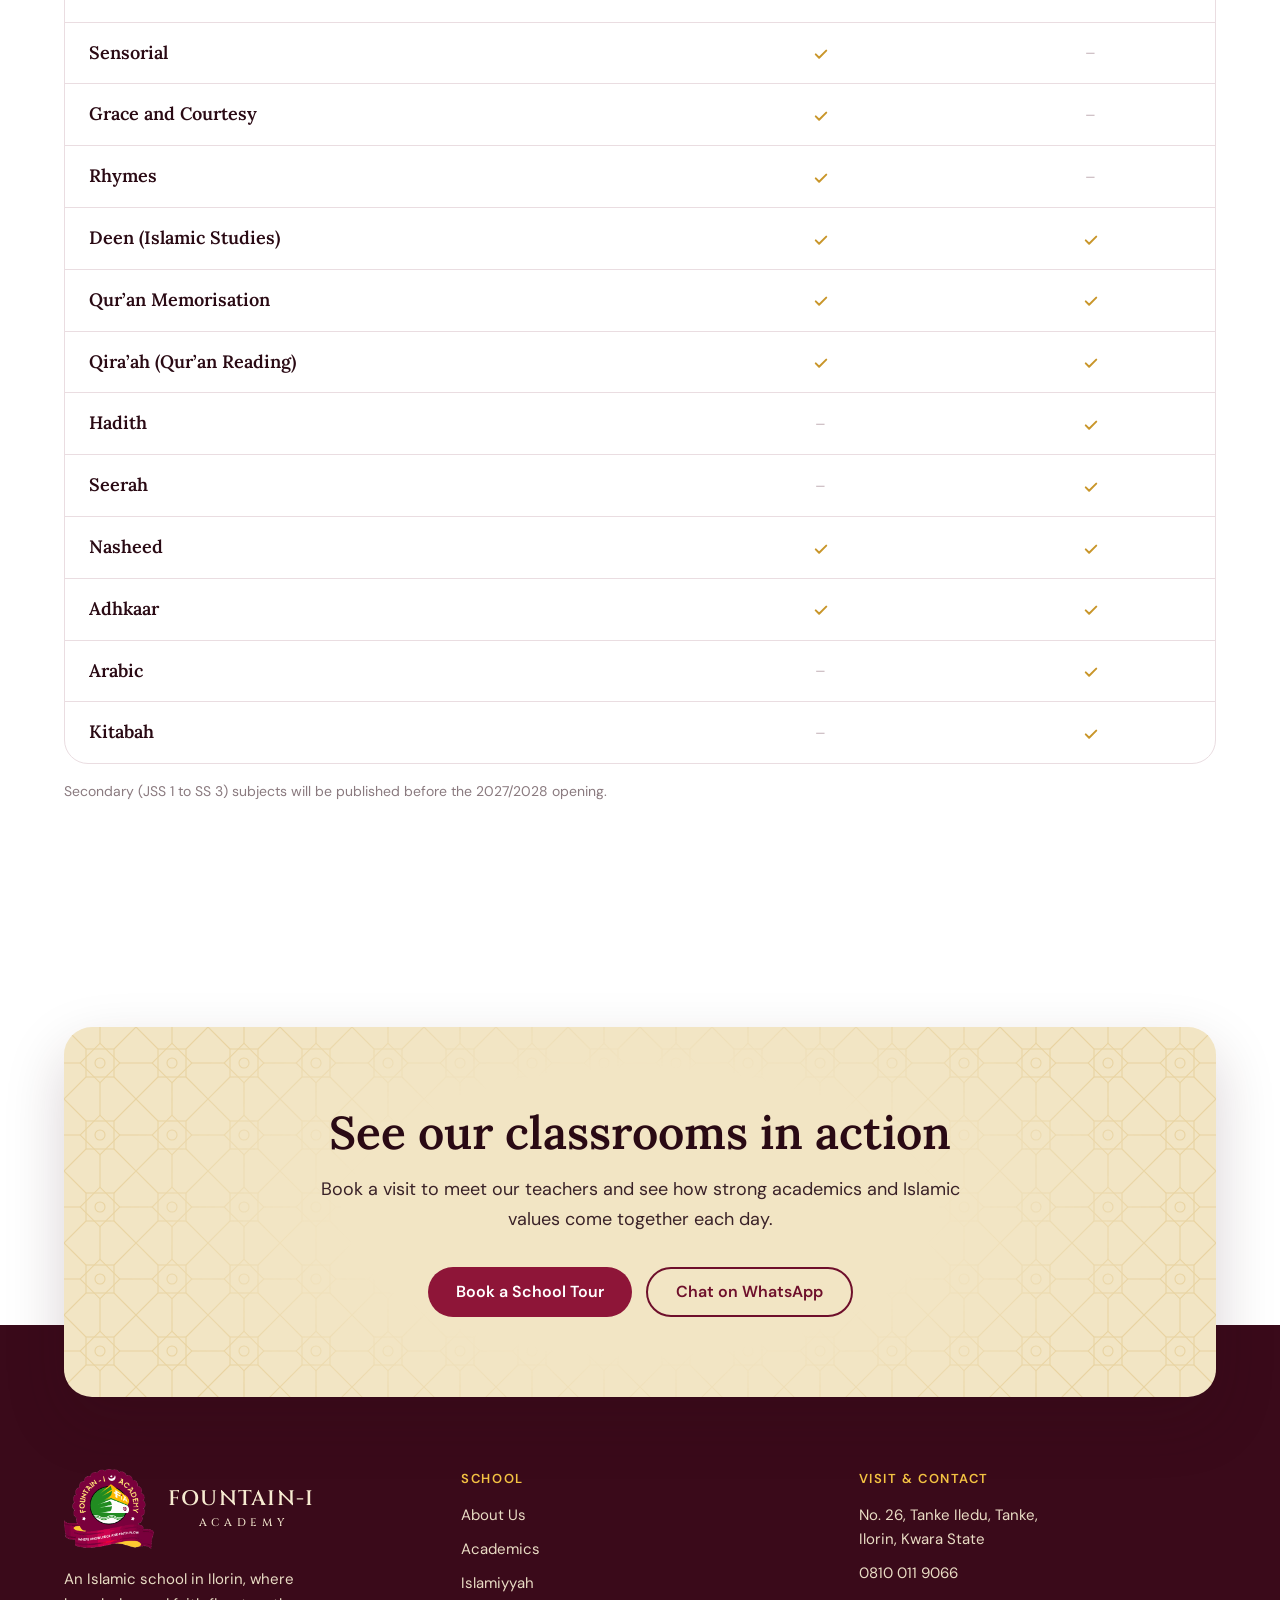
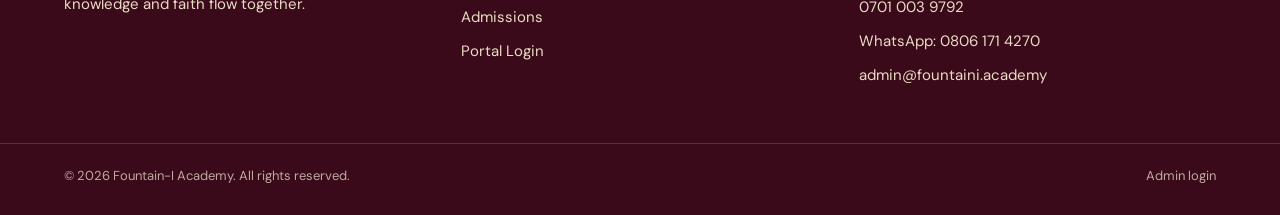
<file: academics.html>
<!doctype html>
<html lang="en">
<head>
<meta charset="utf-8">
<meta name="viewport" content="width=device-width, initial-scale=1">
<title>Academics | Fountain-I Academy</title>
<meta name="description" content="The Nigerian curriculum from Early Years to Secondary, taught through enquiry and problem-solving, with daily Qur&#x27;an, Arabic and Islamic Studies.">
<meta property="og:title" content="Academics | Fountain-I Academy">
<meta property="og:description" content="The Nigerian curriculum from Early Years to Secondary, taught through enquiry and problem-solving, with daily Qur&#x27;an, Arabic and Islamic Studies.">
<meta property="og:image" content="assets/img/og.jpg?v=8ab960b6">
<meta name="theme-color" content="#3A0A1A">
<link rel="icon" type="image/png" href="assets/img/favicon.png?v=2ff5b57e">
<link rel="preconnect" href="https://fonts.googleapis.com"><link rel="preconnect" href="https://fonts.gstatic.com" crossorigin><link href="https://fonts.googleapis.com/css2?family=Amiri:wght@400;700&amp;family=Cinzel:wght@500;600&amp;family=DM+Sans:wght@400;500;600&amp;family=Lora:ital,wght@0,500;0,600;1,500&amp;display=swap" rel="stylesheet">
<link rel="stylesheet" href="css/styles.css?v=018193c7">
</head>
<body>
<a class="skip" href="#main">Skip to content</a>
<div style="width:100%;font-family:'DM Sans',system-ui,sans-serif;color:#2A1A1F;font-size:17px;line-height:1.6">

<section class="hero" style="min-height:clamp(560px,43vw,720px);display:flex;flex-direction:column">
<img fetchpriority="high" src="assets/img/academics.webp?v=e9026049" alt="Learn, Grow, Shine mural painted on a school wall" style="position:absolute;inset:0;width:100%;height:100%;object-fit:cover;object-position:center 26%">
<div style="position:absolute;inset:0;background:linear-gradient(180deg,rgba(0,0,0,.88) 0%,rgba(0,0,0,.5) 30%,rgba(0,0,0,.15) 55%,rgba(0,0,0,.85) 100%)"></div>

<div class="topstrip" style="position:relative;background:#F4C343;color:#4B1022;font-size:14px;font-weight:500;padding:9px 16px;text-align:center">Admissions for secondary opens in the 2027/2028 session!</div>

<header class="site-header" style="position:relative">
<div style="max-width:1600px;margin:0 auto;padding:22px clamp(24px,5vw,80px) 0;box-sizing:border-box;display:flex;flex-wrap:wrap;align-items:center;justify-content:space-between;gap:24px 56px">
<a href="index.html" aria-label="Fountain-I Academy home" class="brand" style="display:flex;align-items:center;gap:20px;flex:0 0 auto;text-decoration:none;position:relative;top:12px">
<img src="assets/img/logo.webp?v=bb27b5d8" alt="" style="height:120px;width:auto;display:block">
<span style="display:flex;flex-direction:column;align-items:center;font-family:'Cinzel',serif;line-height:1;color:#ffffff"><span style="font-size:34px;font-weight:600;letter-spacing:.06em">FOUNTAIN-I</span><span style="font-size:17px;font-weight:500;letter-spacing:.42em;margin:10px -.42em 0 0">ACADEMY</span></span>
</a>
<div class="hdr-right" style="flex:0 1 auto;min-width:0;display:flex;flex-direction:column">
<div style="display:flex;justify-content:flex-end;align-items:center;gap:22px">
<a href="admissions.html" style="display:inline-flex;align-items:center;gap:8px;min-height:40px;color:#F6EAD0;text-decoration:none;font-size:13px;font-weight:600;letter-spacing:.16em;text-transform:uppercase"><svg width="15" height="15" viewBox="0 0 24 24" fill="none" stroke="#F6EAD0" stroke-width="2" stroke-linecap="round" stroke-linejoin="round"><path d="M4 5h16v12H8l-4 3z"></path></svg>Contact Us</a>
<span style="width:1px;height:20px;background:rgba(246,234,208,.5)"></span>
<a href="#portal" data-portal style="display:inline-flex;align-items:center;gap:10px;min-height:40px;color:#F4C343;text-decoration:none;font-size:13px;font-weight:600;letter-spacing:.16em;text-transform:uppercase"><svg width="16" height="16" viewBox="0 0 24 24" fill="none" stroke="#F4C343" stroke-width="2" stroke-linecap="round"><rect x="5" y="11" width="14" height="10" rx="1"></rect><path d="M8 11V8a4 4 0 0 1 8 0v3"></path></svg>Portal Login<svg width="14" height="14" viewBox="0 0 24 24" fill="none" stroke="#F4C343" stroke-width="2" stroke-linecap="round" stroke-linejoin="round"><path d="M5 12h14M13 6l6 6-6 6"></path></svg></a>
</div>
<div style="width:100%;height:1px;background:rgba(246,234,208,.3);margin:12px 0 0"></div>
<nav class="mnav" aria-label="Main" style="display:flex;flex-wrap:wrap;justify-content:flex-end;align-items:center;gap:4px 40px;padding:6px 0">
<a href="index.html" style="font-size:17px">Home</a>
<a href="about.html" style="font-size:17px">About Us</a>
<div class="dd"><a href="academics.html" aria-current="page" style="color:#F4C343;font-weight:600;font-size:17px">Academics<svg width="11" height="11" viewBox="0 0 24 24" fill="none" stroke="currentColor" stroke-width="2.6" stroke-linecap="round" stroke-linejoin="round"><path d="M6 9l6 6 6-6"></path></svg></a><div class="dd-menu"><div><a href="academics.html#curriculum">Our Curriculum</a><a href="academics.html#early">Early Years</a><a href="academics.html#primary">Primary</a><a href="academics.html#secondary">Secondary</a><a href="academics.html#glance">Subjects at a Glance</a></div></div></div>
<div class="dd"><a href="islamiyyah.html" style="font-size:17px">Islamiyyah<svg width="11" height="11" viewBox="0 0 24 24" fill="none" stroke="currentColor" stroke-width="2.6" stroke-linecap="round" stroke-linejoin="round"><path d="M6 9l6 6 6-6"></path></svg></a><div class="dd-menu"><div><a href="islamiyyah.html#overview">Overview &amp; Curriculum</a><a href="islamiyyah.html#times">Times &amp; Levels</a><a href="islamiyyah.html#register">Register Your Child</a><a href="islamiyyah.html#faq">FAQs</a></div></div></div>
<a href="admissions.html" style="font-size:17px">Admissions</a>
<a href="admissions.html" style="display:inline-flex;align-items:center;min-height:44px;padding:0 24px;border-radius:999px;background:#8E1538;color:#ffffff;font-size:15px;font-weight:600;letter-spacing:.1em;text-transform:uppercase;border-bottom:none">Apply Now</a>
</nav>
<div style="width:100%;height:1px;background:rgba(246,234,208,.3)"></div>
</div>
</div>
<button class="menu-btn" type="button" aria-expanded="false" aria-controls="mobile-menu" aria-label="Open menu"><span></span><span></span><span></span></button>
<div class="mobile-menu" id="mobile-menu" hidden>
<nav aria-label="Mobile">
<a href="index.html">Home</a>
<a href="about.html">About Us</a>
<details><summary>Academics</summary>
<a href="academics.html">Academics overview</a>
<a href="academics.html#early">Early Years</a>
<a href="academics.html#primary">Primary</a>
<a href="academics.html#secondary">Secondary</a>
<a href="academics.html#glance">Subjects at a Glance</a>
</details>
<details><summary>Islamiyyah</summary>
<a href="islamiyyah.html">Islamiyyah overview</a>
<a href="islamiyyah.html#times">Times &amp; Levels</a>
<a href="islamiyyah.html#register">Register Your Child</a>
<a href="islamiyyah.html#faq">FAQs</a>
</details>
<a href="admissions.html">Admissions</a>
<a href="admissions.html#enquire">Contact Us</a>
</nav>
<div class="mm-foot">
<a class="pill" href="admissions.html" style="background:#8E1538;color:#ffffff">Apply Now</a>
<a class="mm-portal" href="#portal" data-portal>Portal Login →</a>
</div>
</div>
</header>

<div style="flex:1 1 auto"></div>

<div style="position:relative;max-width:1600px;width:100%;margin:0 auto;padding:0 clamp(24px,5vw,80px) 64px;box-sizing:border-box">
<div class="crumb" style="font-size:13px;letter-spacing:.16em;text-transform:uppercase;font-weight:600;color:#F6EAD0"><a href="index.html">Home</a> <span style="color:#F4C343;margin:0 8px">/</span> Academics</div>
<h1 style="font-family:'Cinzel',serif;font-weight:500;font-size:64px;line-height:1.05;letter-spacing:.03em;margin:14px 0 0">Academics</h1>
</div>
</section>

<div class="fa" id="main">

<section id="curriculum" style="background:#ffffff;padding:112px 0">
<div class="fa-wrap">
<div class="eyebrow"><svg width="18" height="18" viewBox="0 0 24 24" fill="#C9962A"><rect x="5" y="5" width="14" height="14"></rect><rect x="5" y="5" width="14" height="14" transform="rotate(45 12 12)"></rect></svg>Our Curriculum</div>
<div style="display:flex;flex-wrap:wrap;gap:24px 56px;align-items:flex-start;margin:14px 0 56px">
<h2 class="h2" style="flex:0 1 auto;width:max-content;max-width:600px;min-width:0;margin:0">Strong academics, Islamic foundations</h2>
<div style="flex:1 1 300px;min-width:0;display:flex;justify-content:center"><p style="margin:0;padding-top:4px;max-width:400px;font-size:17px;line-height:1.75;color:#5A4A4F">We follow the Nigerian curriculum while incorporating approaches such as enquiry-based learning, problem-solving, independent thinking, practical investigations and continuous feedback. Qur'an, Arabic and Islamic Studies are part of every child's week.</p></div>
<div style="flex:0 0 auto"><a class="pill" href="admissions.html#enquire" style="background:#8E1538;color:#ffffff">Enquire Now</a></div>
</div>
<div style="display:flex;flex-direction:column;gap:20px">

<article class="prog" id="early" style="background:#FBF0D6;border-radius:26px;padding:12px;display:flex;flex-wrap:wrap;gap:12px"><svg class="lat" aria-hidden="true"><defs><pattern id="latAc1" width="52" height="56" patternUnits="userSpaceOnUse" patternTransform="scale(1.8)"><path d="M26 0 A10 10 0 0 0 36 10 L39 10 L39 18 L42 18 A10 10 0 0 1 52 28 M26 56 A10 10 0 0 1 36 46 L39 46 L39 38 L42 38 A10 10 0 0 0 52 28 M26 56 A10 10 0 0 0 16 46 L13 46 L13 38 L10 38 A10 10 0 0 1 0 28 M26 0 A10 10 0 0 1 16 10 L13 10 L13 18 L10 18 A10 10 0 0 0 0 28 M0 -28 A10 10 0 0 0 10 -18 L13 -18 L13 -10 L16 -10 A10 10 0 0 1 26 0 M0 28 A10 10 0 0 1 10 18 L13 18 L13 10 L16 10 A10 10 0 0 0 26 0 M0 28 A10 10 0 0 0 -10 18 L-13 18 L-13 10 L-16 10 A10 10 0 0 1 -26 0 M0 -28 A10 10 0 0 1 -10 -18 L-13 -18 L-13 -10 L-16 -10 A10 10 0 0 0 -26 0 M52 -28 A10 10 0 0 0 62 -18 L65 -18 L65 -10 L68 -10 A10 10 0 0 1 78 0 M52 28 A10 10 0 0 1 62 18 L65 18 L65 10 L68 10 A10 10 0 0 0 78 0 M52 28 A10 10 0 0 0 42 18 L39 18 L39 10 L36 10 A10 10 0 0 1 26 0 M52 -28 A10 10 0 0 1 42 -18 L39 -18 L39 -10 L36 -10 A10 10 0 0 0 26 0 M0 28 A10 10 0 0 0 10 38 L13 38 L13 46 L16 46 A10 10 0 0 1 26 56 M0 84 A10 10 0 0 1 10 74 L13 74 L13 66 L16 66 A10 10 0 0 0 26 56 M0 84 A10 10 0 0 0 -10 74 L-13 74 L-13 66 L-16 66 A10 10 0 0 1 -26 56 M0 28 A10 10 0 0 1 -10 38 L-13 38 L-13 46 L-16 46 A10 10 0 0 0 -26 56 M52 28 A10 10 0 0 0 62 38 L65 38 L65 46 L68 46 A10 10 0 0 1 78 56 M52 84 A10 10 0 0 1 62 74 L65 74 L65 66 L68 66 A10 10 0 0 0 78 56 M52 84 A10 10 0 0 0 42 74 L39 74 L39 66 L36 66 A10 10 0 0 1 26 56 M52 28 A10 10 0 0 1 42 38 L39 38 L39 46 L36 46 A10 10 0 0 0 26 56" fill="none" stroke="#ffffff" stroke-width="4" stroke-linejoin="round"></path></pattern></defs><rect width="100%" height="100%" fill="url(#latAc1)"></rect></svg>
<div style="flex:1 1 440px;min-width:0;padding:36px 40px;display:flex;flex-direction:column;justify-content:center;gap:16px">
<span class="num">01</span>
<h3 style="font-family:'Lora',serif;font-size:32px;font-weight:600;margin:4px 0 0;color:#2A0A14">Crèche &amp; Early Years</h3>
<p style="margin:0;font-size:16px;line-height:1.7;color:#5A4A4F">A warm, safe start for our youngest learners, building confidence, curiosity and early literacy and numeracy through play.</p>
<div style="display:flex;flex-wrap:wrap;gap:8px">
<span class="subj">Playgroup</span><span class="subj">Pre-Nursery</span><span class="subj">Nursery 1–2</span><span class="subj">Practical Life</span><span class="subj">Sensorial</span><span class="subj">Qur’an Memorisation</span>
</div>

</div>
<img loading="lazy" decoding="async" src="assets/img/nursery.webp?v=168eaf77" alt="A nursery scholar working with a wooden learning toy" style="flex:1 1 440px;min-width:0;height:clamp(340px,27vw,460px);object-fit:cover;border-radius:18px;display:block">
</article>

<article class="prog rev" id="primary" style="background:#E2EDF6;border-radius:26px;padding:12px;display:flex;flex-wrap:wrap-reverse;gap:12px"><svg class="lat" aria-hidden="true"><defs><pattern id="latAc2" width="52" height="56" patternUnits="userSpaceOnUse" patternTransform="scale(1.8)"><path d="M26 0 A10 10 0 0 0 36 10 L39 10 L39 18 L42 18 A10 10 0 0 1 52 28 M26 56 A10 10 0 0 1 36 46 L39 46 L39 38 L42 38 A10 10 0 0 0 52 28 M26 56 A10 10 0 0 0 16 46 L13 46 L13 38 L10 38 A10 10 0 0 1 0 28 M26 0 A10 10 0 0 1 16 10 L13 10 L13 18 L10 18 A10 10 0 0 0 0 28 M0 -28 A10 10 0 0 0 10 -18 L13 -18 L13 -10 L16 -10 A10 10 0 0 1 26 0 M0 28 A10 10 0 0 1 10 18 L13 18 L13 10 L16 10 A10 10 0 0 0 26 0 M0 28 A10 10 0 0 0 -10 18 L-13 18 L-13 10 L-16 10 A10 10 0 0 1 -26 0 M0 -28 A10 10 0 0 1 -10 -18 L-13 -18 L-13 -10 L-16 -10 A10 10 0 0 0 -26 0 M52 -28 A10 10 0 0 0 62 -18 L65 -18 L65 -10 L68 -10 A10 10 0 0 1 78 0 M52 28 A10 10 0 0 1 62 18 L65 18 L65 10 L68 10 A10 10 0 0 0 78 0 M52 28 A10 10 0 0 0 42 18 L39 18 L39 10 L36 10 A10 10 0 0 1 26 0 M52 -28 A10 10 0 0 1 42 -18 L39 -18 L39 -10 L36 -10 A10 10 0 0 0 26 0 M0 28 A10 10 0 0 0 10 38 L13 38 L13 46 L16 46 A10 10 0 0 1 26 56 M0 84 A10 10 0 0 1 10 74 L13 74 L13 66 L16 66 A10 10 0 0 0 26 56 M0 84 A10 10 0 0 0 -10 74 L-13 74 L-13 66 L-16 66 A10 10 0 0 1 -26 56 M0 28 A10 10 0 0 1 -10 38 L-13 38 L-13 46 L-16 46 A10 10 0 0 0 -26 56 M52 28 A10 10 0 0 0 62 38 L65 38 L65 46 L68 46 A10 10 0 0 1 78 56 M52 84 A10 10 0 0 1 62 74 L65 74 L65 66 L68 66 A10 10 0 0 0 78 56 M52 84 A10 10 0 0 0 42 74 L39 74 L39 66 L36 66 A10 10 0 0 1 26 56 M52 28 A10 10 0 0 1 42 38 L39 38 L39 46 L36 46 A10 10 0 0 0 26 56" fill="none" stroke="#ffffff" stroke-width="4" stroke-linejoin="round"></path></pattern></defs><rect width="100%" height="100%" fill="url(#latAc2)"></rect></svg>
<img loading="lazy" decoding="async" src="assets/img/primary.webp?v=fa72a1ee" alt="Primary scholars in uniform at their desks during a lesson" style="flex:1 1 440px;min-width:0;height:clamp(340px,27vw,460px);object-fit:cover;border-radius:18px;display:block">
<div style="flex:1 1 440px;min-width:0;padding:36px 40px;display:flex;flex-direction:column;justify-content:center;gap:16px">
<span class="num">02</span>
<h3 style="font-family:'Lora',serif;font-size:32px;font-weight:600;margin:4px 0 0;color:#2A0A14">Primary</h3>
<p style="margin:0;font-size:16px;line-height:1.7;color:#5A4A4F">Basic 1 to 5. A broad, structured programme that builds strong foundations in literacy, numeracy and enquiry, alongside daily Islamic learning.</p>
<div style="display:flex;flex-wrap:wrap;gap:8px">
<span class="subj">Literacy</span><span class="subj">Numeracy</span><span class="subj">Basic Science &amp; Technology</span><span class="subj">ICT</span><span class="subj">Yoruba</span><span class="subj">Qur’an</span><span class="subj">Arabic</span><span class="subj">Hadith</span>
</div>

</div>
</article>

<article class="prog" id="secondary" style="background:#F6E2E7;border-radius:26px;padding:12px;display:flex;flex-wrap:wrap;gap:12px"><svg class="lat" aria-hidden="true"><defs><pattern id="latAc3" width="52" height="56" patternUnits="userSpaceOnUse" patternTransform="scale(1.8)"><path d="M26 0 A10 10 0 0 0 36 10 L39 10 L39 18 L42 18 A10 10 0 0 1 52 28 M26 56 A10 10 0 0 1 36 46 L39 46 L39 38 L42 38 A10 10 0 0 0 52 28 M26 56 A10 10 0 0 0 16 46 L13 46 L13 38 L10 38 A10 10 0 0 1 0 28 M26 0 A10 10 0 0 1 16 10 L13 10 L13 18 L10 18 A10 10 0 0 0 0 28 M0 -28 A10 10 0 0 0 10 -18 L13 -18 L13 -10 L16 -10 A10 10 0 0 1 26 0 M0 28 A10 10 0 0 1 10 18 L13 18 L13 10 L16 10 A10 10 0 0 0 26 0 M0 28 A10 10 0 0 0 -10 18 L-13 18 L-13 10 L-16 10 A10 10 0 0 1 -26 0 M0 -28 A10 10 0 0 1 -10 -18 L-13 -18 L-13 -10 L-16 -10 A10 10 0 0 0 -26 0 M52 -28 A10 10 0 0 0 62 -18 L65 -18 L65 -10 L68 -10 A10 10 0 0 1 78 0 M52 28 A10 10 0 0 1 62 18 L65 18 L65 10 L68 10 A10 10 0 0 0 78 0 M52 28 A10 10 0 0 0 42 18 L39 18 L39 10 L36 10 A10 10 0 0 1 26 0 M52 -28 A10 10 0 0 1 42 -18 L39 -18 L39 -10 L36 -10 A10 10 0 0 0 26 0 M0 28 A10 10 0 0 0 10 38 L13 38 L13 46 L16 46 A10 10 0 0 1 26 56 M0 84 A10 10 0 0 1 10 74 L13 74 L13 66 L16 66 A10 10 0 0 0 26 56 M0 84 A10 10 0 0 0 -10 74 L-13 74 L-13 66 L-16 66 A10 10 0 0 1 -26 56 M0 28 A10 10 0 0 1 -10 38 L-13 38 L-13 46 L-16 46 A10 10 0 0 0 -26 56 M52 28 A10 10 0 0 0 62 38 L65 38 L65 46 L68 46 A10 10 0 0 1 78 56 M52 84 A10 10 0 0 1 62 74 L65 74 L65 66 L68 66 A10 10 0 0 0 78 56 M52 84 A10 10 0 0 0 42 74 L39 74 L39 66 L36 66 A10 10 0 0 1 26 56 M52 28 A10 10 0 0 1 42 38 L39 38 L39 46 L36 46 A10 10 0 0 0 26 56" fill="none" stroke="#ffffff" stroke-width="4" stroke-linejoin="round"></path></pattern></defs><rect width="100%" height="100%" fill="url(#latAc3)"></rect></svg>
<div style="flex:1 1 440px;min-width:0;padding:36px 40px;display:flex;flex-direction:column;justify-content:center;gap:16px">
<span class="num">03</span>
<h3 style="font-family:'Lora',serif;font-size:32px;font-weight:600;margin:4px 0 0;color:#2A0A14">Secondary</h3>
<p style="margin:0;font-size:16px;line-height:1.7;color:#5A4A4F">Opening next session for JSS 1 to SS 3, with Islamic and Arabic studies continuing throughout and planned science, library and ICT facilities.</p>
<div style="display:flex;flex-wrap:wrap;gap:8px">
<span class="subj">JSS 1–3</span><span class="subj">SS 1–3</span><span class="subj">Sciences</span><span class="subj">Arabic &amp; Islamic Studies</span>
</div>
<div style="display:flex;flex-wrap:wrap;align-items:center;gap:12px 20px"><span class="chip" style="background: rgb(244, 195, 67); color: rgb(58, 10, 26)">Opening 2027/2028</span><br></div>
</div>
<img loading="lazy" decoding="async" src="assets/img/secondary.webp?v=475064dc" alt="Scholars at their desks listening to a lesson" style="flex:1 1 440px;min-width:0;height:clamp(340px,27vw,460px);object-fit:cover;border-radius:18px;display:block">
</article>

</div>
<div id="glance" style="margin-top:96px">
<div class="eyebrow"><svg width="18" height="18" viewBox="0 0 24 24" fill="#C9962A"><rect x="5" y="5" width="14" height="14"></rect><rect x="5" y="5" width="14" height="14" transform="rotate(45 12 12)"></rect></svg>Subjects at a glance</div>
<h3 class="h2" style="margin:14px 0 36px">What each stage studies</h3>
<div style="overflow-x:auto;border-radius:24px;border:1px solid #EADDE1">
<table class="glance">
<thead><tr><th scope="col">Subject</th><th scope="col"><span style="display:inline-flex;align-items:center;gap:8px"><span style="width:12px;height:12px;border-radius:50%;background:#FBF0D6;border:1px solid rgba(42,10,20,.15)"></span>Early Years</span></th><th scope="col"><span style="display:inline-flex;align-items:center;gap:8px"><span style="width:12px;height:12px;border-radius:50%;background:#E2EDF6;border:1px solid rgba(42,10,20,.15)"></span>Primary</span></th></tr></thead>
<tbody><tr><th scope="row">Literacy</th><td><svg width="18" height="18" viewBox="0 0 24 24" fill="none" stroke="#C9962A" stroke-width="2.6" stroke-linecap="round" stroke-linejoin="round" aria-label="Yes"><path d="M5 12.5l4.5 4.5L19 7.5"></path></svg></td><td><svg width="18" height="18" viewBox="0 0 24 24" fill="none" stroke="#C9962A" stroke-width="2.6" stroke-linecap="round" stroke-linejoin="round" aria-label="Yes"><path d="M5 12.5l4.5 4.5L19 7.5"></path></svg></td></tr><tr><th scope="row">Numeracy</th><td><svg width="18" height="18" viewBox="0 0 24 24" fill="none" stroke="#C9962A" stroke-width="2.6" stroke-linecap="round" stroke-linejoin="round" aria-label="Yes"><path d="M5 12.5l4.5 4.5L19 7.5"></path></svg></td><td><svg width="18" height="18" viewBox="0 0 24 24" fill="none" stroke="#C9962A" stroke-width="2.6" stroke-linecap="round" stroke-linejoin="round" aria-label="Yes"><path d="M5 12.5l4.5 4.5L19 7.5"></path></svg></td></tr><tr><th scope="row">Basic Science and Technology</th><td><span aria-label="No" style="color:#C9B9BE">–</span></td><td><svg width="18" height="18" viewBox="0 0 24 24" fill="none" stroke="#C9962A" stroke-width="2.6" stroke-linecap="round" stroke-linejoin="round" aria-label="Yes"><path d="M5 12.5l4.5 4.5L19 7.5"></path></svg></td></tr><tr><th scope="row">Pre-vocational Studies</th><td><span aria-label="No" style="color:#C9B9BE">–</span></td><td><svg width="18" height="18" viewBox="0 0 24 24" fill="none" stroke="#C9962A" stroke-width="2.6" stroke-linecap="round" stroke-linejoin="round" aria-label="Yes"><path d="M5 12.5l4.5 4.5L19 7.5"></path></svg></td></tr><tr><th scope="row">National Values</th><td><span aria-label="No" style="color:#C9B9BE">–</span></td><td><svg width="18" height="18" viewBox="0 0 24 24" fill="none" stroke="#C9962A" stroke-width="2.6" stroke-linecap="round" stroke-linejoin="round" aria-label="Yes"><path d="M5 12.5l4.5 4.5L19 7.5"></path></svg></td></tr><tr><th scope="row">ICT / Basic Digital Literacy</th><td><span aria-label="No" style="color:#C9B9BE">–</span></td><td><svg width="18" height="18" viewBox="0 0 24 24" fill="none" stroke="#C9962A" stroke-width="2.6" stroke-linecap="round" stroke-linejoin="round" aria-label="Yes"><path d="M5 12.5l4.5 4.5L19 7.5"></path></svg></td></tr><tr><th scope="row">Cultural and Creative Arts</th><td><svg width="18" height="18" viewBox="0 0 24 24" fill="none" stroke="#C9962A" stroke-width="2.6" stroke-linecap="round" stroke-linejoin="round" aria-label="Yes"><path d="M5 12.5l4.5 4.5L19 7.5"></path></svg></td><td><svg width="18" height="18" viewBox="0 0 24 24" fill="none" stroke="#C9962A" stroke-width="2.6" stroke-linecap="round" stroke-linejoin="round" aria-label="Yes"><path d="M5 12.5l4.5 4.5L19 7.5"></path></svg></td></tr><tr><th scope="row">Yoruba</th><td><span aria-label="No" style="color:#C9B9BE">–</span></td><td><svg width="18" height="18" viewBox="0 0 24 24" fill="none" stroke="#C9962A" stroke-width="2.6" stroke-linecap="round" stroke-linejoin="round" aria-label="Yes"><path d="M5 12.5l4.5 4.5L19 7.5"></path></svg></td></tr><tr><th scope="row">Quantitative Reasoning</th><td><span aria-label="No" style="color:#C9B9BE">–</span></td><td><svg width="18" height="18" viewBox="0 0 24 24" fill="none" stroke="#C9962A" stroke-width="2.6" stroke-linecap="round" stroke-linejoin="round" aria-label="Yes"><path d="M5 12.5l4.5 4.5L19 7.5"></path></svg></td></tr><tr><th scope="row">Verbal Reasoning</th><td><span aria-label="No" style="color:#C9B9BE">–</span></td><td><svg width="18" height="18" viewBox="0 0 24 24" fill="none" stroke="#C9962A" stroke-width="2.6" stroke-linecap="round" stroke-linejoin="round" aria-label="Yes"><path d="M5 12.5l4.5 4.5L19 7.5"></path></svg></td></tr><tr><th scope="row">Practical Life</th><td><svg width="18" height="18" viewBox="0 0 24 24" fill="none" stroke="#C9962A" stroke-width="2.6" stroke-linecap="round" stroke-linejoin="round" aria-label="Yes"><path d="M5 12.5l4.5 4.5L19 7.5"></path></svg></td><td><span aria-label="No" style="color:#C9B9BE">–</span></td></tr><tr><th scope="row">Sensorial</th><td><svg width="18" height="18" viewBox="0 0 24 24" fill="none" stroke="#C9962A" stroke-width="2.6" stroke-linecap="round" stroke-linejoin="round" aria-label="Yes"><path d="M5 12.5l4.5 4.5L19 7.5"></path></svg></td><td><span aria-label="No" style="color:#C9B9BE">–</span></td></tr><tr><th scope="row">Grace and Courtesy</th><td><svg width="18" height="18" viewBox="0 0 24 24" fill="none" stroke="#C9962A" stroke-width="2.6" stroke-linecap="round" stroke-linejoin="round" aria-label="Yes"><path d="M5 12.5l4.5 4.5L19 7.5"></path></svg></td><td><span aria-label="No" style="color:#C9B9BE">–</span></td></tr><tr><th scope="row">Rhymes</th><td><svg width="18" height="18" viewBox="0 0 24 24" fill="none" stroke="#C9962A" stroke-width="2.6" stroke-linecap="round" stroke-linejoin="round" aria-label="Yes"><path d="M5 12.5l4.5 4.5L19 7.5"></path></svg></td><td><span aria-label="No" style="color:#C9B9BE">–</span></td></tr><tr><th scope="row">Deen (Islamic Studies)</th><td><svg width="18" height="18" viewBox="0 0 24 24" fill="none" stroke="#C9962A" stroke-width="2.6" stroke-linecap="round" stroke-linejoin="round" aria-label="Yes"><path d="M5 12.5l4.5 4.5L19 7.5"></path></svg></td><td><svg width="18" height="18" viewBox="0 0 24 24" fill="none" stroke="#C9962A" stroke-width="2.6" stroke-linecap="round" stroke-linejoin="round" aria-label="Yes"><path d="M5 12.5l4.5 4.5L19 7.5"></path></svg></td></tr><tr><th scope="row">Qur’an Memorisation</th><td><svg width="18" height="18" viewBox="0 0 24 24" fill="none" stroke="#C9962A" stroke-width="2.6" stroke-linecap="round" stroke-linejoin="round" aria-label="Yes"><path d="M5 12.5l4.5 4.5L19 7.5"></path></svg></td><td><svg width="18" height="18" viewBox="0 0 24 24" fill="none" stroke="#C9962A" stroke-width="2.6" stroke-linecap="round" stroke-linejoin="round" aria-label="Yes"><path d="M5 12.5l4.5 4.5L19 7.5"></path></svg></td></tr><tr><th scope="row">Qira’ah (Qur’an Reading)</th><td><svg width="18" height="18" viewBox="0 0 24 24" fill="none" stroke="#C9962A" stroke-width="2.6" stroke-linecap="round" stroke-linejoin="round" aria-label="Yes"><path d="M5 12.5l4.5 4.5L19 7.5"></path></svg></td><td><svg width="18" height="18" viewBox="0 0 24 24" fill="none" stroke="#C9962A" stroke-width="2.6" stroke-linecap="round" stroke-linejoin="round" aria-label="Yes"><path d="M5 12.5l4.5 4.5L19 7.5"></path></svg></td></tr><tr><th scope="row">Hadith</th><td><span aria-label="No" style="color:#C9B9BE">–</span></td><td><svg width="18" height="18" viewBox="0 0 24 24" fill="none" stroke="#C9962A" stroke-width="2.6" stroke-linecap="round" stroke-linejoin="round" aria-label="Yes"><path d="M5 12.5l4.5 4.5L19 7.5"></path></svg></td></tr><tr><th scope="row">Seerah</th><td><span aria-label="No" style="color:#C9B9BE">–</span></td><td><svg width="18" height="18" viewBox="0 0 24 24" fill="none" stroke="#C9962A" stroke-width="2.6" stroke-linecap="round" stroke-linejoin="round" aria-label="Yes"><path d="M5 12.5l4.5 4.5L19 7.5"></path></svg></td></tr><tr><th scope="row">Nasheed</th><td><svg width="18" height="18" viewBox="0 0 24 24" fill="none" stroke="#C9962A" stroke-width="2.6" stroke-linecap="round" stroke-linejoin="round" aria-label="Yes"><path d="M5 12.5l4.5 4.5L19 7.5"></path></svg></td><td><svg width="18" height="18" viewBox="0 0 24 24" fill="none" stroke="#C9962A" stroke-width="2.6" stroke-linecap="round" stroke-linejoin="round" aria-label="Yes"><path d="M5 12.5l4.5 4.5L19 7.5"></path></svg></td></tr><tr><th scope="row">Adhkaar</th><td><svg width="18" height="18" viewBox="0 0 24 24" fill="none" stroke="#C9962A" stroke-width="2.6" stroke-linecap="round" stroke-linejoin="round" aria-label="Yes"><path d="M5 12.5l4.5 4.5L19 7.5"></path></svg></td><td><svg width="18" height="18" viewBox="0 0 24 24" fill="none" stroke="#C9962A" stroke-width="2.6" stroke-linecap="round" stroke-linejoin="round" aria-label="Yes"><path d="M5 12.5l4.5 4.5L19 7.5"></path></svg></td></tr><tr><th scope="row">Arabic</th><td><span aria-label="No" style="color:#C9B9BE">–</span></td><td><svg width="18" height="18" viewBox="0 0 24 24" fill="none" stroke="#C9962A" stroke-width="2.6" stroke-linecap="round" stroke-linejoin="round" aria-label="Yes"><path d="M5 12.5l4.5 4.5L19 7.5"></path></svg></td></tr><tr><th scope="row">Kitabah</th><td><span aria-label="No" style="color:#C9B9BE">–</span></td><td><svg width="18" height="18" viewBox="0 0 24 24" fill="none" stroke="#C9962A" stroke-width="2.6" stroke-linecap="round" stroke-linejoin="round" aria-label="Yes"><path d="M5 12.5l4.5 4.5L19 7.5"></path></svg></td></tr></tbody>
</table>
</div>
<p style="margin:16px 0 0;font-size:14px;color:#8A7A7F">Secondary (JSS 1 to SS 3) subjects will be published before the 2027/2028 opening.</p>
</div>
</div>
</section>







<section style="position:relative;z-index:2;background:transparent;padding:112px 0 0;display:flow-root">
<div class="fa-wrap">
<div style="position:relative;margin-bottom:-72px;overflow:hidden;border-radius:28px;background:#F2E5C4;color:#2A0A14;padding:80px 32px;text-align:center;box-shadow:0 24px 60px rgba(42,10,20,.18)">
<svg aria-hidden="true" style="position:absolute;inset:0;width:100%;height:100%;opacity:.22;-webkit-mask-image:radial-gradient(ellipse 46% 70% at 50% 50%,transparent 55%,#000 100%);mask-image:radial-gradient(ellipse 46% 70% at 50% 50%,transparent 55%,#000 100%)"><defs><pattern id="ck2" width="72" height="72" patternUnits="userSpaceOnUse"><g fill="none" stroke="#C9962A" stroke-width="1.1"><rect x="22" y="22" width="28" height="28"></rect><rect x="22" y="22" width="28" height="28" transform="rotate(45 36 36)"></rect><circle cx="36" cy="36" r="5"></circle><path d="M0 0 L22 22 M72 0 L50 22 M0 72 L22 50 M72 72 L50 50 M36 0 V16.2 M36 72 V55.8 M0 36 H16.2 M72 36 H55.8"></path></g></pattern></defs><rect width="100%" height="100%" fill="url(#ck2)"></rect></svg>
<div style="position:relative;max-width:680px;margin:0 auto">
<h2 style="font-family:'Lora',serif;font-weight:600;font-size:46px;line-height:1.15;margin:0 0 14px;color:#2A0A14">See our classrooms in action</h2>
<p style="margin:0 0 32px;font-size:18px;line-height:1.7;color:#3A2228">Book a visit to meet our teachers and see how strong academics and Islamic values come together each day.</p>
<div style="display:flex;flex-wrap:wrap;gap:14px;justify-content:center">
<a class="pill" href="admissions.html" style="background:#8E1538;color:#ffffff">Book a School Tour</a>
<a class="pill" href="https://wa.me/2348061714270" target="_blank" rel="noopener" style="border:2px solid #6E0F2B;color:#6E0F2B">Chat on WhatsApp</a>
</div>
</div>
</div>
</div>
</section>

<footer class="foot" style="position:relative;background:#3A0A1A;color:#E9DCC4;font-size:15px">
<div class="fa-wrap" style="padding-top:144px;display:grid;grid-template-columns:repeat(auto-fit,minmax(220px,1fr));gap:40px">
<div>
<div style="display:flex;align-items:center;gap:14px"><img loading="lazy" decoding="async" src="assets/img/logo.webp?v=bb27b5d8" alt="" style="height:80px;width:auto;display:block;flex:0 0 auto"><span style="display:flex;flex-direction:column;align-items:center;font-family:'Cinzel',serif;line-height:1;color:#F6EAD0;white-space:nowrap"><span style="font-size:21px;font-weight:600;letter-spacing:.06em">FOUNTAIN-I</span><span style="font-size:11px;font-weight:500;letter-spacing:.42em;margin:7px -.42em 0 0">ACADEMY</span></span></div>
<p style="margin:18px 0 0;line-height:1.7;max-width:300px">An Islamic school in Ilorin, where knowledge and faith flow together.</p>
</div>
<div>
<div style="color:#F4C343;font-weight:600;margin-bottom:14px;letter-spacing:.12em;text-transform:uppercase;font-size:13px">School</div>
<div style="display:flex;flex-direction:column;gap:10px">
<a href="about.html">About Us</a>
<a href="academics.html">Academics</a>
<a href="islamiyyah.html">Islamiyyah</a>
<a href="admissions.html">Admissions</a>
<a href="#portal" data-portal>Portal Login</a>
</div>
</div>
<div>
<div style="color:#F4C343;font-weight:600;margin-bottom:14px;letter-spacing:.12em;text-transform:uppercase;font-size:13px">Visit &amp; Contact</div>
<div style="display:flex;flex-direction:column;gap:10px;line-height:1.6">
<span>No. 26, Tanke Iledu, Tanke,<br>Ilorin, Kwara State</span>
<a href="tel:+2348100119066">0810 011 9066</a>
<a href="tel:+2347010039792">0701 003 9792</a>
<a href="https://wa.me/2348061714270" target="_blank" rel="noopener">WhatsApp: 0806 171 4270</a>
<a href="mailto:admin@fountaini.academy">admin@fountaini.academy</a>
</div>
</div>
</div>
<div class="fa-wrap" style="margin-top:56px;padding-top:22px;padding-bottom:28px;border-top:1px solid rgba(233,220,196,.18);display:flex;flex-wrap:wrap;justify-content:space-between;gap:12px;font-size:13px;color:#BFA9A0">
<span>© 2026 Fountain-I Academy. All rights reserved.</span>
<a href="#portal" data-portal style="color:#BFA9A0">Admin login</a>
</div>
</footer>

</div>
</div>
<script src="js/main.js?v=798f3d2e" defer></script>
</body>
</html>
</file>
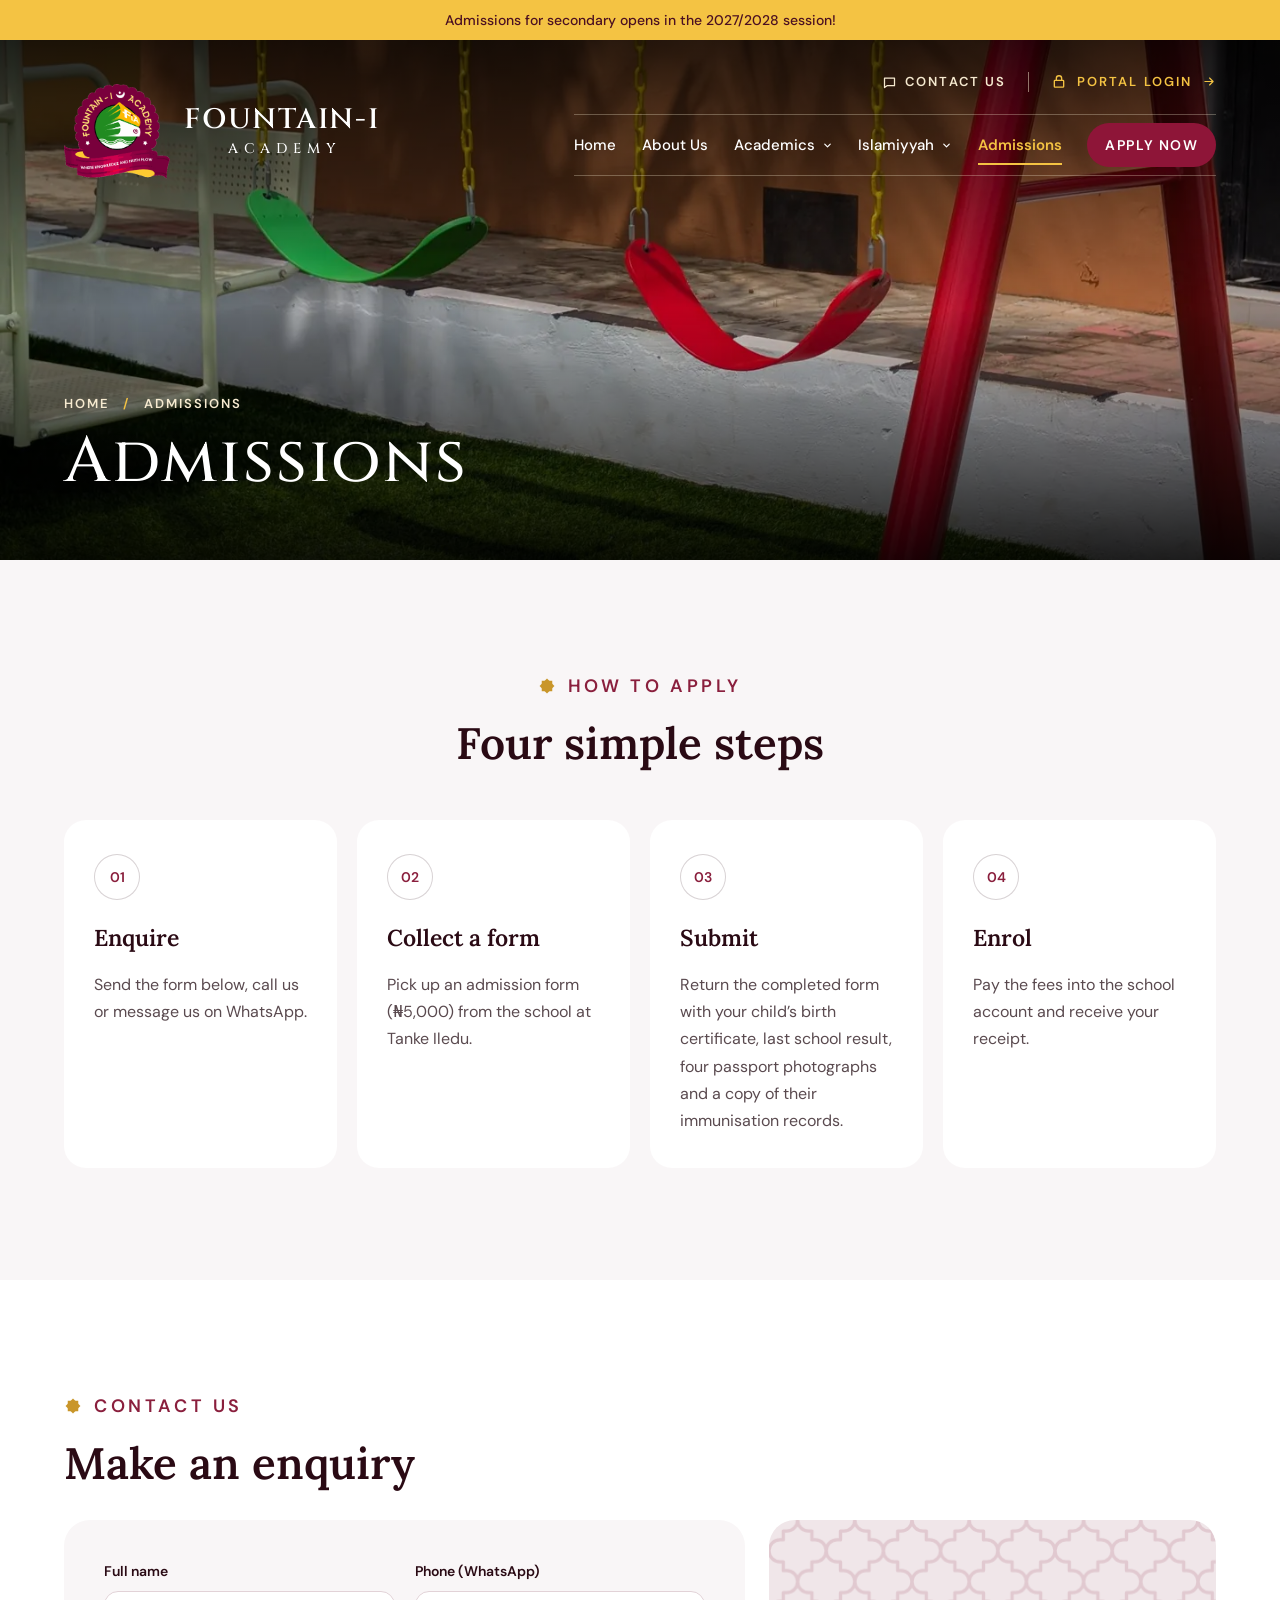
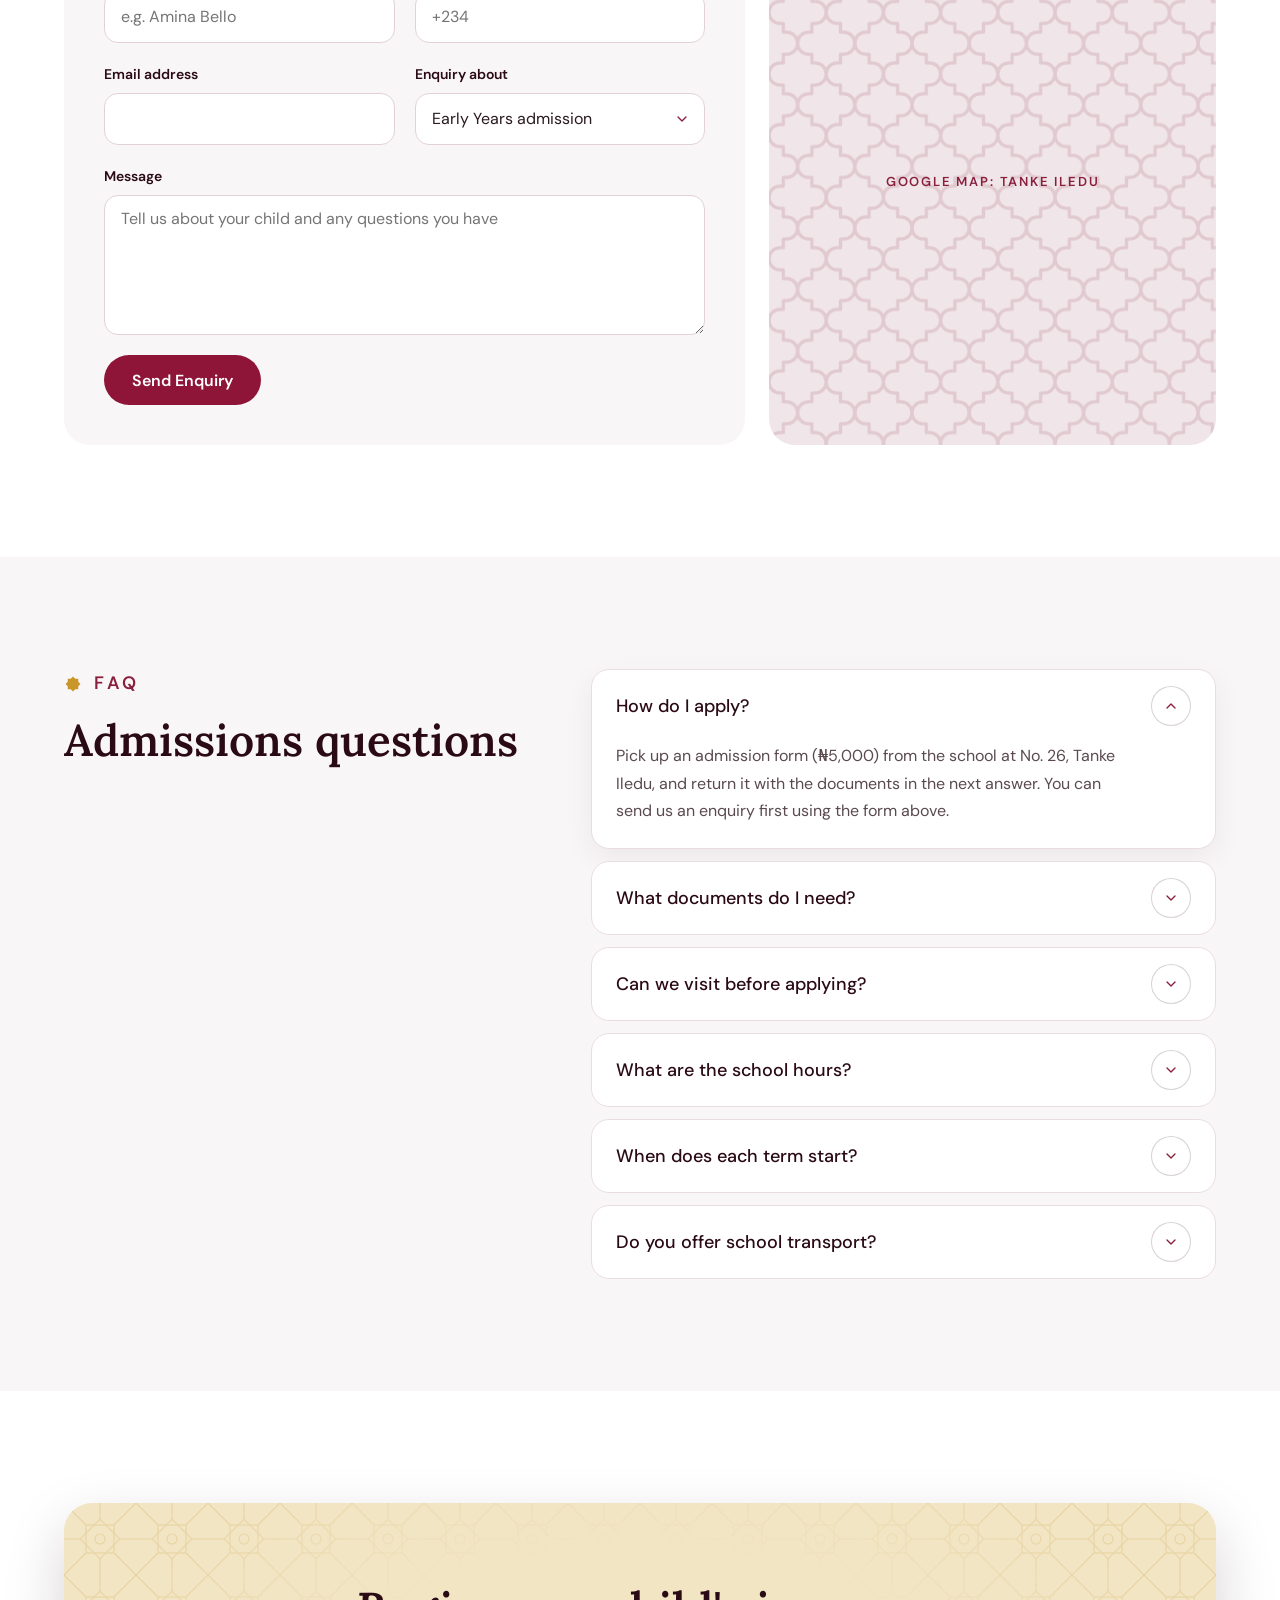
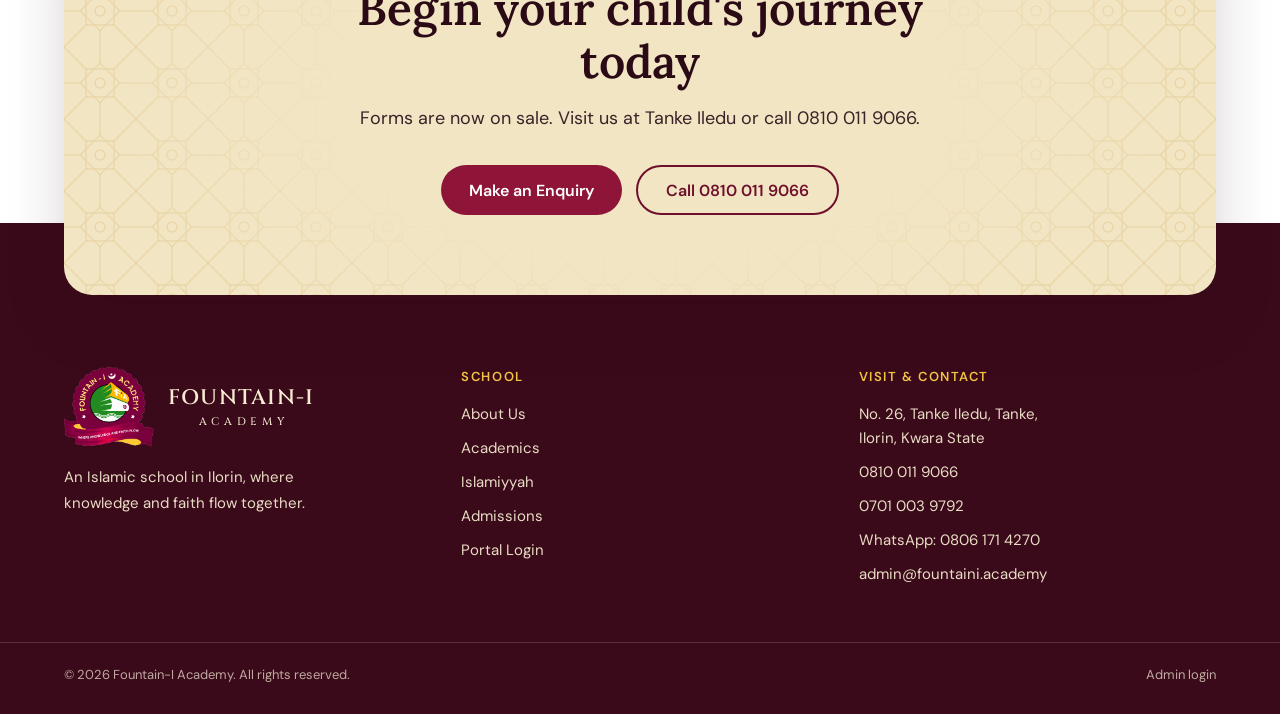
<file: admissions.html>
<!doctype html>
<html lang="en">
<head>
<meta charset="utf-8">
<meta name="viewport" content="width=device-width, initial-scale=1">
<title>Admissions | Fountain-I Academy</title>
<meta name="description" content="How to apply to Fountain-I Academy, make an enquiry, and answers to common admissions questions.">
<meta property="og:title" content="Admissions | Fountain-I Academy">
<meta property="og:description" content="How to apply to Fountain-I Academy, make an enquiry, and answers to common admissions questions.">
<meta property="og:image" content="assets/img/og.jpg?v=8ab960b6">
<meta name="theme-color" content="#3A0A1A">
<link rel="icon" type="image/png" href="assets/img/favicon.png?v=2ff5b57e">
<link rel="preconnect" href="https://fonts.googleapis.com"><link rel="preconnect" href="https://fonts.gstatic.com" crossorigin><link href="https://fonts.googleapis.com/css2?family=Amiri:wght@400;700&amp;family=Cinzel:wght@500;600&amp;family=DM+Sans:wght@400;500;600&amp;family=Lora:ital,wght@0,500;0,600;1,500&amp;display=swap" rel="stylesheet">
<link rel="stylesheet" href="css/styles.css?v=018193c7">
</head>
<body>
<a class="skip" href="#main">Skip to content</a>
<div style="width:100%;font-family:'DM Sans',system-ui,sans-serif;color:#2A1A1F;font-size:17px;line-height:1.6">

<section class="hero" style="min-height:clamp(560px,43vw,720px);display:flex;flex-direction:column">
<img fetchpriority="high" src="assets/img/admissions.webp?v=f5470778" alt="Swings in the Fountain-I Academy playground" style="position:absolute;inset:0;width:100%;height:100%;object-fit:cover;object-position:center 52%">
<div style="position:absolute;inset:0;background:linear-gradient(180deg,rgba(0,0,0,.88) 0%,rgba(0,0,0,.5) 30%,rgba(0,0,0,.15) 55%,rgba(0,0,0,.85) 100%)"></div>

<div class="topstrip" style="position:relative;background:#F4C343;color:#4B1022;font-size:14px;font-weight:500;padding:9px 16px;text-align:center">Admissions for secondary opens in the 2027/2028 session!</div>

<header class="site-header" style="position:relative">
<div style="max-width:1600px;margin:0 auto;padding:22px clamp(24px,5vw,80px) 0;box-sizing:border-box;display:flex;flex-wrap:wrap;align-items:center;justify-content:space-between;gap:24px 56px">
<a href="index.html" aria-label="Fountain-I Academy home" class="brand" style="display:flex;align-items:center;gap:20px;flex:0 0 auto;text-decoration:none;position:relative;top:12px">
<img src="assets/img/logo.webp?v=bb27b5d8" alt="" style="height:120px;width:auto;display:block">
<span style="display:flex;flex-direction:column;align-items:center;font-family:'Cinzel',serif;line-height:1;color:#ffffff"><span style="font-size:34px;font-weight:600;letter-spacing:.06em">FOUNTAIN-I</span><span style="font-size:17px;font-weight:500;letter-spacing:.42em;margin:10px -.42em 0 0">ACADEMY</span></span>
</a>
<div class="hdr-right" style="flex:0 1 auto;min-width:0;display:flex;flex-direction:column">
<div style="display:flex;justify-content:flex-end;align-items:center;gap:22px">
<a href="#enquire" style="display:inline-flex;align-items:center;gap:8px;min-height:40px;color:#F6EAD0;text-decoration:none;font-size:13px;font-weight:600;letter-spacing:.16em;text-transform:uppercase"><svg width="15" height="15" viewBox="0 0 24 24" fill="none" stroke="#F6EAD0" stroke-width="2" stroke-linecap="round" stroke-linejoin="round"><path d="M4 5h16v12H8l-4 3z"></path></svg>Contact Us</a>
<span style="width:1px;height:20px;background:rgba(246,234,208,.5)"></span>
<a href="#portal" data-portal style="display:inline-flex;align-items:center;gap:10px;min-height:40px;color:#F4C343;text-decoration:none;font-size:13px;font-weight:600;letter-spacing:.16em;text-transform:uppercase"><svg width="16" height="16" viewBox="0 0 24 24" fill="none" stroke="#F4C343" stroke-width="2" stroke-linecap="round"><rect x="5" y="11" width="14" height="10" rx="1"></rect><path d="M8 11V8a4 4 0 0 1 8 0v3"></path></svg>Portal Login<svg width="14" height="14" viewBox="0 0 24 24" fill="none" stroke="#F4C343" stroke-width="2" stroke-linecap="round" stroke-linejoin="round"><path d="M5 12h14M13 6l6 6-6 6"></path></svg></a>
</div>
<div style="width:100%;height:1px;background:rgba(246,234,208,.3);margin:12px 0 0"></div>
<nav class="mnav" aria-label="Main" style="display:flex;flex-wrap:wrap;justify-content:flex-end;align-items:center;gap:4px 40px;padding:6px 0">
<a href="index.html" style="font-size:17px">Home</a>
<a href="about.html" style="font-size:17px">About Us</a>
<div class="dd"><a href="academics.html" style="font-size:17px">Academics<svg width="11" height="11" viewBox="0 0 24 24" fill="none" stroke="currentColor" stroke-width="2.6" stroke-linecap="round" stroke-linejoin="round"><path d="M6 9l6 6 6-6"></path></svg></a><div class="dd-menu"><div><a href="academics.html#curriculum">Our Curriculum</a><a href="academics.html#early">Early Years</a><a href="academics.html#primary">Primary</a><a href="academics.html#secondary">Secondary</a><a href="academics.html#glance">Subjects at a Glance</a></div></div></div>
<div class="dd"><a href="islamiyyah.html" style="font-size:17px">Islamiyyah<svg width="11" height="11" viewBox="0 0 24 24" fill="none" stroke="currentColor" stroke-width="2.6" stroke-linecap="round" stroke-linejoin="round"><path d="M6 9l6 6 6-6"></path></svg></a><div class="dd-menu"><div><a href="islamiyyah.html#overview">Overview &amp; Curriculum</a><a href="islamiyyah.html#times">Times &amp; Levels</a><a href="islamiyyah.html#register">Register Your Child</a><a href="islamiyyah.html#faq">FAQs</a></div></div></div>
<a href="admissions.html" aria-current="page" style="color:#F4C343;font-weight:600;font-size:17px">Admissions</a>
<a href="#enquire" style="display:inline-flex;align-items:center;min-height:44px;padding:0 24px;border-radius:999px;background:#8E1538;color:#ffffff;font-size:15px;font-weight:600;letter-spacing:.1em;text-transform:uppercase;border-bottom:none">Apply Now</a>
</nav>
<div style="width:100%;height:1px;background:rgba(246,234,208,.3)"></div>
</div>
</div>
<button class="menu-btn" type="button" aria-expanded="false" aria-controls="mobile-menu" aria-label="Open menu"><span></span><span></span><span></span></button>
<div class="mobile-menu" id="mobile-menu" hidden>
<nav aria-label="Mobile">
<a href="index.html">Home</a>
<a href="about.html">About Us</a>
<details><summary>Academics</summary>
<a href="academics.html">Academics overview</a>
<a href="academics.html#early">Early Years</a>
<a href="academics.html#primary">Primary</a>
<a href="academics.html#secondary">Secondary</a>
<a href="academics.html#glance">Subjects at a Glance</a>
</details>
<details><summary>Islamiyyah</summary>
<a href="islamiyyah.html">Islamiyyah overview</a>
<a href="islamiyyah.html#times">Times &amp; Levels</a>
<a href="islamiyyah.html#register">Register Your Child</a>
<a href="islamiyyah.html#faq">FAQs</a>
</details>
<a href="admissions.html">Admissions</a>
<a href="admissions.html#enquire">Contact Us</a>
</nav>
<div class="mm-foot">
<a class="pill" href="admissions.html" style="background:#8E1538;color:#ffffff">Apply Now</a>
<a class="mm-portal" href="#portal" data-portal>Portal Login →</a>
</div>
</div>
</header>

<div style="flex:1 1 auto"></div>

<div style="position:relative;max-width:1600px;width:100%;margin:0 auto;padding:0 clamp(24px,5vw,80px) 64px;box-sizing:border-box">
<div class="crumb" style="font-size:13px;letter-spacing:.16em;text-transform:uppercase;font-weight:600;color:#F6EAD0"><a href="index.html">Home</a> <span style="color:#F4C343;margin:0 8px">/</span> Admissions</div>
<h1 style="font-family:'Cinzel',serif;font-weight:500;font-size:64px;line-height:1.05;letter-spacing:.03em;margin:14px 0 0">Admissions&nbsp;</h1>
</div>
</section>

<div class="fa" id="main">

<section id="apply" style="background:#F9F6F7;padding:112px 0">
<div class="fa-wrap">
<div id="steps" style="text-align:center;max-width:760px;margin:0 auto 52px;scroll-margin-top:40px">
<div class="eyebrow"><svg width="18" height="18" viewBox="0 0 24 24" fill="#C9962A"><rect x="5" y="5" width="14" height="14"></rect><rect x="5" y="5" width="14" height="14" transform="rotate(45 12 12)"></rect></svg>How to apply</div>
<h2 class="h2">Four simple steps</h2>
</div>
<div style="display:grid;grid-template-columns:repeat(auto-fit,minmax(240px,1fr));gap:20px">
<div style="background:#ffffff;border-radius:22px;padding:34px 30px;display:flex;flex-direction:column;gap:14px">
<span class="num">01</span>
<h3 style="font-family:'Lora',serif;font-size:23px;font-weight:600;margin:6px 0 0;color:#2A0A14">Enquire</h3>
<p style="margin:0;font-size:16px;line-height:1.7;color:#5A4A4F">Send the form below, call us or message us on WhatsApp.</p>
</div>
<div style="background:#ffffff;border-radius:22px;padding:34px 30px;display:flex;flex-direction:column;gap:14px">
<span class="num">02</span>
<h3 style="font-family:'Lora',serif;font-size:23px;font-weight:600;margin:6px 0 0;color:#2A0A14">Collect a form</h3>
<p style="margin:0;font-size:16px;line-height:1.7;color:#5A4A4F">Pick up an admission form (₦5,000) from the school at Tanke Iledu.</p>
</div>
<div style="background:#ffffff;border-radius:22px;padding:34px 30px;display:flex;flex-direction:column;gap:14px">
<span class="num">03</span>
<h3 style="font-family:'Lora',serif;font-size:23px;font-weight:600;margin:6px 0 0;color:#2A0A14">Submit</h3>
<p style="margin:0;font-size:16px;line-height:1.7;color:#5A4A4F">Return the completed form with your child’s birth certificate, last school result, four passport photographs and a copy of their immunisation records.</p>
</div>
<div style="background:#ffffff;border-radius:22px;padding:34px 30px;display:flex;flex-direction:column;gap:14px">
<span class="num">04</span>
<h3 style="font-family:'Lora',serif;font-size:23px;font-weight:600;margin:6px 0 0;color:#2A0A14">Enrol</h3>
<p style="margin:0;font-size:16px;line-height:1.7;color:#5A4A4F">Pay the fees into the school account and receive your receipt.</p>
</div>
</div>
</div>
</section>

<section id="enquire" style="background:#ffffff;padding:112px 0">
<div class="fa-wrap">
<div class="eyebrow"><svg width="18" height="18" viewBox="0 0 24 24" fill="#C9962A"><rect x="5" y="5" width="14" height="14"></rect><rect x="5" y="5" width="14" height="14" transform="rotate(45 12 12)"></rect></svg>Contact Us</div>
<h2 class="h2" style="margin-bottom:32px">Make an enquiry</h2>
<div style="display:flex;flex-wrap:wrap;gap:24px;align-items:stretch">
<form data-whatsapp style="flex:1.4 1 560px;min-width:0;background:#F9F6F7;border-radius:26px;padding:40px;display:grid;grid-template-columns:repeat(auto-fit,minmax(260px,1fr));gap:20px">
<label class="fld">Full name<input type="text" placeholder="e.g. Amina Bello"></label>
<label class="fld">Phone (WhatsApp)<input type="tel" placeholder="+234"></label>
<label class="fld">Email address<input type="email"></label>
<label class="fld">Enquiry about<select><option>Early Years admission</option><option>Primary admission</option><option>Secondary admission</option><option>Weekday Madrasa</option><option>Weekend Islamiyyah</option><option>Book a school tour</option><option>Job application</option></select></label>
<label class="fld" style="grid-column:1/-1">Message<textarea rows="5" placeholder="Tell us about your child and any questions you have"></textarea></label>
<div style="grid-column:1/-1"><button class="pill" type="submit" style="background:#8E1538;color:#ffffff">Send Enquiry</button></div>
</form>
<div style="flex:1 1 360px;min-width:0;min-height:360px;position:relative;border-radius:26px;overflow:hidden;background:#F0E6E9;display:flex;align-items:center;justify-content:center;color:#8A1F3D;font-size:13px;letter-spacing:.14em;text-transform:uppercase;font-weight:600"><svg aria-hidden="true" style="position:absolute;inset:0;width:100%;height:100%;opacity:.14"><defs><pattern id="mp1" width="52" height="56" patternUnits="userSpaceOnUse" patternTransform="scale(1.1)"><path d="M26 0 A10 10 0 0 0 36 10 L39 10 L39 18 L42 18 A10 10 0 0 1 52 28 M26 56 A10 10 0 0 1 36 46 L39 46 L39 38 L42 38 A10 10 0 0 0 52 28 M26 56 A10 10 0 0 0 16 46 L13 46 L13 38 L10 38 A10 10 0 0 1 0 28 M26 0 A10 10 0 0 1 16 10 L13 10 L13 18 L10 18 A10 10 0 0 0 0 28 M0 -28 A10 10 0 0 0 10 -18 L13 -18 L13 -10 L16 -10 A10 10 0 0 1 26 0 M0 28 A10 10 0 0 1 10 18 L13 18 L13 10 L16 10 A10 10 0 0 0 26 0 M0 28 A10 10 0 0 0 -10 18 L-13 18 L-13 10 L-16 10 A10 10 0 0 1 -26 0 M0 -28 A10 10 0 0 1 -10 -18 L-13 -18 L-13 -10 L-16 -10 A10 10 0 0 0 -26 0 M52 -28 A10 10 0 0 0 62 -18 L65 -18 L65 -10 L68 -10 A10 10 0 0 1 78 0 M52 28 A10 10 0 0 1 62 18 L65 18 L65 10 L68 10 A10 10 0 0 0 78 0 M52 28 A10 10 0 0 0 42 18 L39 18 L39 10 L36 10 A10 10 0 0 1 26 0 M52 -28 A10 10 0 0 1 42 -18 L39 -18 L39 -10 L36 -10 A10 10 0 0 0 26 0 M0 28 A10 10 0 0 0 10 38 L13 38 L13 46 L16 46 A10 10 0 0 1 26 56 M0 84 A10 10 0 0 1 10 74 L13 74 L13 66 L16 66 A10 10 0 0 0 26 56 M0 84 A10 10 0 0 0 -10 74 L-13 74 L-13 66 L-16 66 A10 10 0 0 1 -26 56 M0 28 A10 10 0 0 1 -10 38 L-13 38 L-13 46 L-16 46 A10 10 0 0 0 -26 56 M52 28 A10 10 0 0 0 62 38 L65 38 L65 46 L68 46 A10 10 0 0 1 78 56 M52 84 A10 10 0 0 1 62 74 L65 74 L65 66 L68 66 A10 10 0 0 0 78 56 M52 84 A10 10 0 0 0 42 74 L39 74 L39 66 L36 66 A10 10 0 0 1 26 56 M52 28 A10 10 0 0 1 42 38 L39 38 L39 46 L36 46 A10 10 0 0 0 26 56" fill="none" stroke="#8A1F3D" stroke-width="3" stroke-linejoin="round"></path></pattern></defs><rect width="100%" height="100%" fill="url(#mp1)"></rect></svg><span style="position:relative">Google Map: Tanke Iledu</span></div>
</div>
</div>
</section>

<section id="faq" style="background:#F9F6F7;padding:112px 0">
<div class="fa-wrap" style="display:flex;flex-wrap:wrap;gap:40px 72px;align-items:flex-start">
<div style="flex:1 1 380px;min-width:0">
<div class="eyebrow"><svg width="18" height="18" viewBox="0 0 24 24" fill="#C9962A"><rect x="5" y="5" width="14" height="14"></rect><rect x="5" y="5" width="14" height="14" transform="rotate(45 12 12)"></rect></svg>FAQ</div>
<h2 class="h2">Admissions questions</h2>
</div>
<div class="faq" style="flex:1.4 1 520px;min-width:0;display:flex;flex-direction:column;gap:12px">

<details open><summary>How do I apply?<span class="chev"><svg width="16" height="16" viewBox="0 0 24 24" fill="none" stroke="#8A1F3D" stroke-width="2" stroke-linecap="round" stroke-linejoin="round"><path d="M6 9l6 6 6-6"></path></svg></span></summary><p>Pick up an admission form (₦5,000) from the school at No. 26, Tanke Iledu, and return it with the documents in the next answer. You can send us an enquiry first using the form above.</p></details>
<details><summary>What documents do I need?<span class="chev"><svg width="16" height="16" viewBox="0 0 24 24" fill="none" stroke="#8A1F3D" stroke-width="2" stroke-linecap="round" stroke-linejoin="round"><path d="M6 9l6 6 6-6"></path></svg></span></summary><p>Your child’s birth certificate, their last result from their previous school, four passport photographs and a photocopy of their immunisation records.</p></details>
<details><summary>Can we visit before applying?<span class="chev"><svg width="16" height="16" viewBox="0 0 24 24" fill="none" stroke="#8A1F3D" stroke-width="2" stroke-linecap="round" stroke-linejoin="round"><path d="M6 9l6 6 6-6"></path></svg></span></summary><p>Yes, and we encourage it. Book a tour through the form above or call 0810 011 9066.</p></details>
<details><summary>What are the school hours?<span class="chev"><svg width="16" height="16" viewBox="0 0 24 24" fill="none" stroke="#8A1F3D" stroke-width="2" stroke-linecap="round" stroke-linejoin="round"><path d="M6 9l6 6 6-6"></path></svg></span></summary><p>7:30am to 3:30pm, Monday to Friday.</p></details>
<details><summary>When does each term start?<span class="chev"><svg width="16" height="16" viewBox="0 0 24 24" fill="none" stroke="#8A1F3D" stroke-width="2" stroke-linecap="round" stroke-linejoin="round"><path d="M6 9l6 6 6-6"></path></svg></span></summary><p>For 2026/2027: First Term began on 21 September 2026, Second Term begins on 11 January 2027, and Third Term begins on 26 April 2027.</p></details>
<details><summary>Do you offer school transport?<span class="chev"><svg width="16" height="16" viewBox="0 0 24 24" fill="none" stroke="#8A1F3D" stroke-width="2" stroke-linecap="round" stroke-linejoin="round"><path d="M6 9l6 6 6-6"></path></svg></span></summary><p>Yes. The school runs a bus. Ask us about routes when you enquire.</p></details>
</div>
</div>
</section>



<section style="position:relative;z-index:2;background:transparent;padding:112px 0 0;display:flow-root">
<div class="fa-wrap">
<div style="position:relative;margin-bottom:-72px;overflow:hidden;border-radius:28px;background:#F2E5C4;color:#2A0A14;padding:80px 32px;text-align:center;box-shadow:0 24px 60px rgba(42,10,20,.18)">
<svg aria-hidden="true" style="position:absolute;inset:0;width:100%;height:100%;opacity:.22;-webkit-mask-image:radial-gradient(ellipse 46% 70% at 50% 50%,transparent 55%,#000 100%);mask-image:radial-gradient(ellipse 46% 70% at 50% 50%,transparent 55%,#000 100%)"><defs><pattern id="dk2" width="72" height="72" patternUnits="userSpaceOnUse"><g fill="none" stroke="#C9962A" stroke-width="1.1"><rect x="22" y="22" width="28" height="28"></rect><rect x="22" y="22" width="28" height="28" transform="rotate(45 36 36)"></rect><circle cx="36" cy="36" r="5"></circle><path d="M0 0 L22 22 M72 0 L50 22 M0 72 L22 50 M72 72 L50 50 M36 0 V16.2 M36 72 V55.8 M0 36 H16.2 M72 36 H55.8"></path></g></pattern></defs><rect width="100%" height="100%" fill="url(#dk2)"></rect></svg>
<div style="position:relative;max-width:680px;margin:0 auto">
<h2 style="font-family:'Lora',serif;font-weight:600;font-size:46px;line-height:1.15;margin:0 0 14px;color:#2A0A14">Begin your child's journey today</h2>
<p style="margin:0 0 32px;font-size:18px;line-height:1.7;color:#3A2228">Forms are now on sale. Visit us at Tanke Iledu or call 0810 011 9066.</p>
<div style="display:flex;flex-wrap:wrap;gap:14px;justify-content:center">
<a class="pill" href="#enquire" style="background:#8E1538;color:#ffffff">Make an Enquiry</a>
<a class="pill" href="tel:+2348100119066" style="border:2px solid #6E0F2B;color:#6E0F2B">Call 0810 011 9066</a>
</div>
</div>
</div>
</div>
</section>

<footer class="foot" style="position:relative;background:#3A0A1A;color:#E9DCC4;font-size:15px">
<div class="fa-wrap" style="padding-top:144px;display:grid;grid-template-columns:repeat(auto-fit,minmax(220px,1fr));gap:40px">
<div>
<div style="display:flex;align-items:center;gap:14px"><img loading="lazy" decoding="async" src="assets/img/logo.webp?v=bb27b5d8" alt="" style="height:80px;width:auto;display:block;flex:0 0 auto"><span style="display:flex;flex-direction:column;align-items:center;font-family:'Cinzel',serif;line-height:1;color:#F6EAD0;white-space:nowrap"><span style="font-size:21px;font-weight:600;letter-spacing:.06em">FOUNTAIN-I</span><span style="font-size:11px;font-weight:500;letter-spacing:.42em;margin:7px -.42em 0 0">ACADEMY</span></span></div>
<p style="margin:18px 0 0;line-height:1.7;max-width:300px">An Islamic school in Ilorin, where knowledge and faith flow together.</p>
</div>
<div>
<div style="color:#F4C343;font-weight:600;margin-bottom:14px;letter-spacing:.12em;text-transform:uppercase;font-size:13px">School</div>
<div style="display:flex;flex-direction:column;gap:10px">
<a href="about.html">About Us</a>
<a href="academics.html">Academics</a>
<a href="islamiyyah.html">Islamiyyah</a>
<a href="admissions.html">Admissions</a>
<a href="#portal" data-portal>Portal Login</a>
</div>
</div>
<div>
<div style="color:#F4C343;font-weight:600;margin-bottom:14px;letter-spacing:.12em;text-transform:uppercase;font-size:13px">Visit &amp; Contact</div>
<div style="display:flex;flex-direction:column;gap:10px;line-height:1.6">
<span>No. 26, Tanke Iledu, Tanke,<br>Ilorin, Kwara State</span>
<a href="tel:+2348100119066">0810 011 9066</a>
<a href="tel:+2347010039792">0701 003 9792</a>
<a href="https://wa.me/2348061714270" target="_blank" rel="noopener">WhatsApp: 0806 171 4270</a>
<a href="mailto:admin@fountaini.academy">admin@fountaini.academy</a>
</div>
</div>
</div>
<div class="fa-wrap" style="margin-top:56px;padding-top:22px;padding-bottom:28px;border-top:1px solid rgba(233,220,196,.18);display:flex;flex-wrap:wrap;justify-content:space-between;gap:12px;font-size:13px;color:#BFA9A0">
<span>© 2026 Fountain-I Academy. All rights reserved.</span>
<a href="#portal" data-portal style="color:#BFA9A0">Admin login</a>
</div>
</footer>

</div>
</div>
<script src="js/main.js?v=798f3d2e" defer></script>
</body>
</html>
</file>
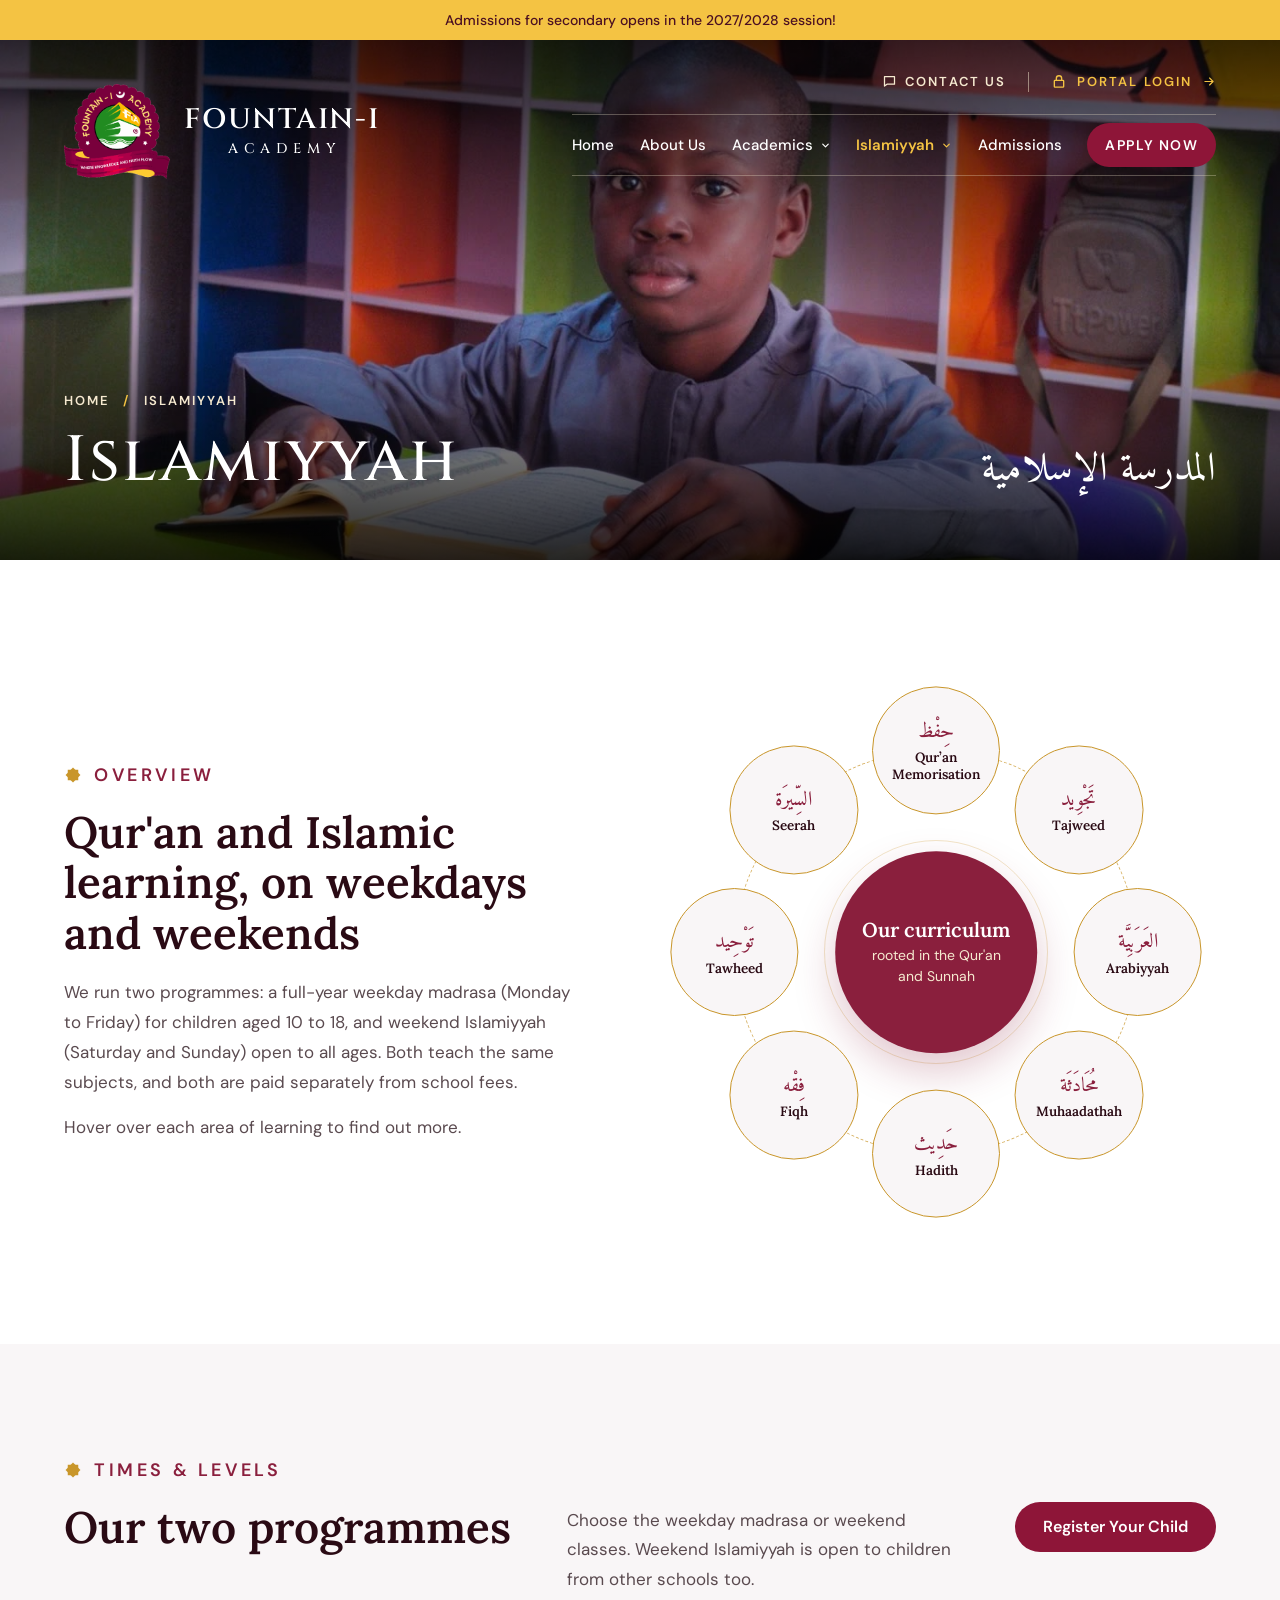
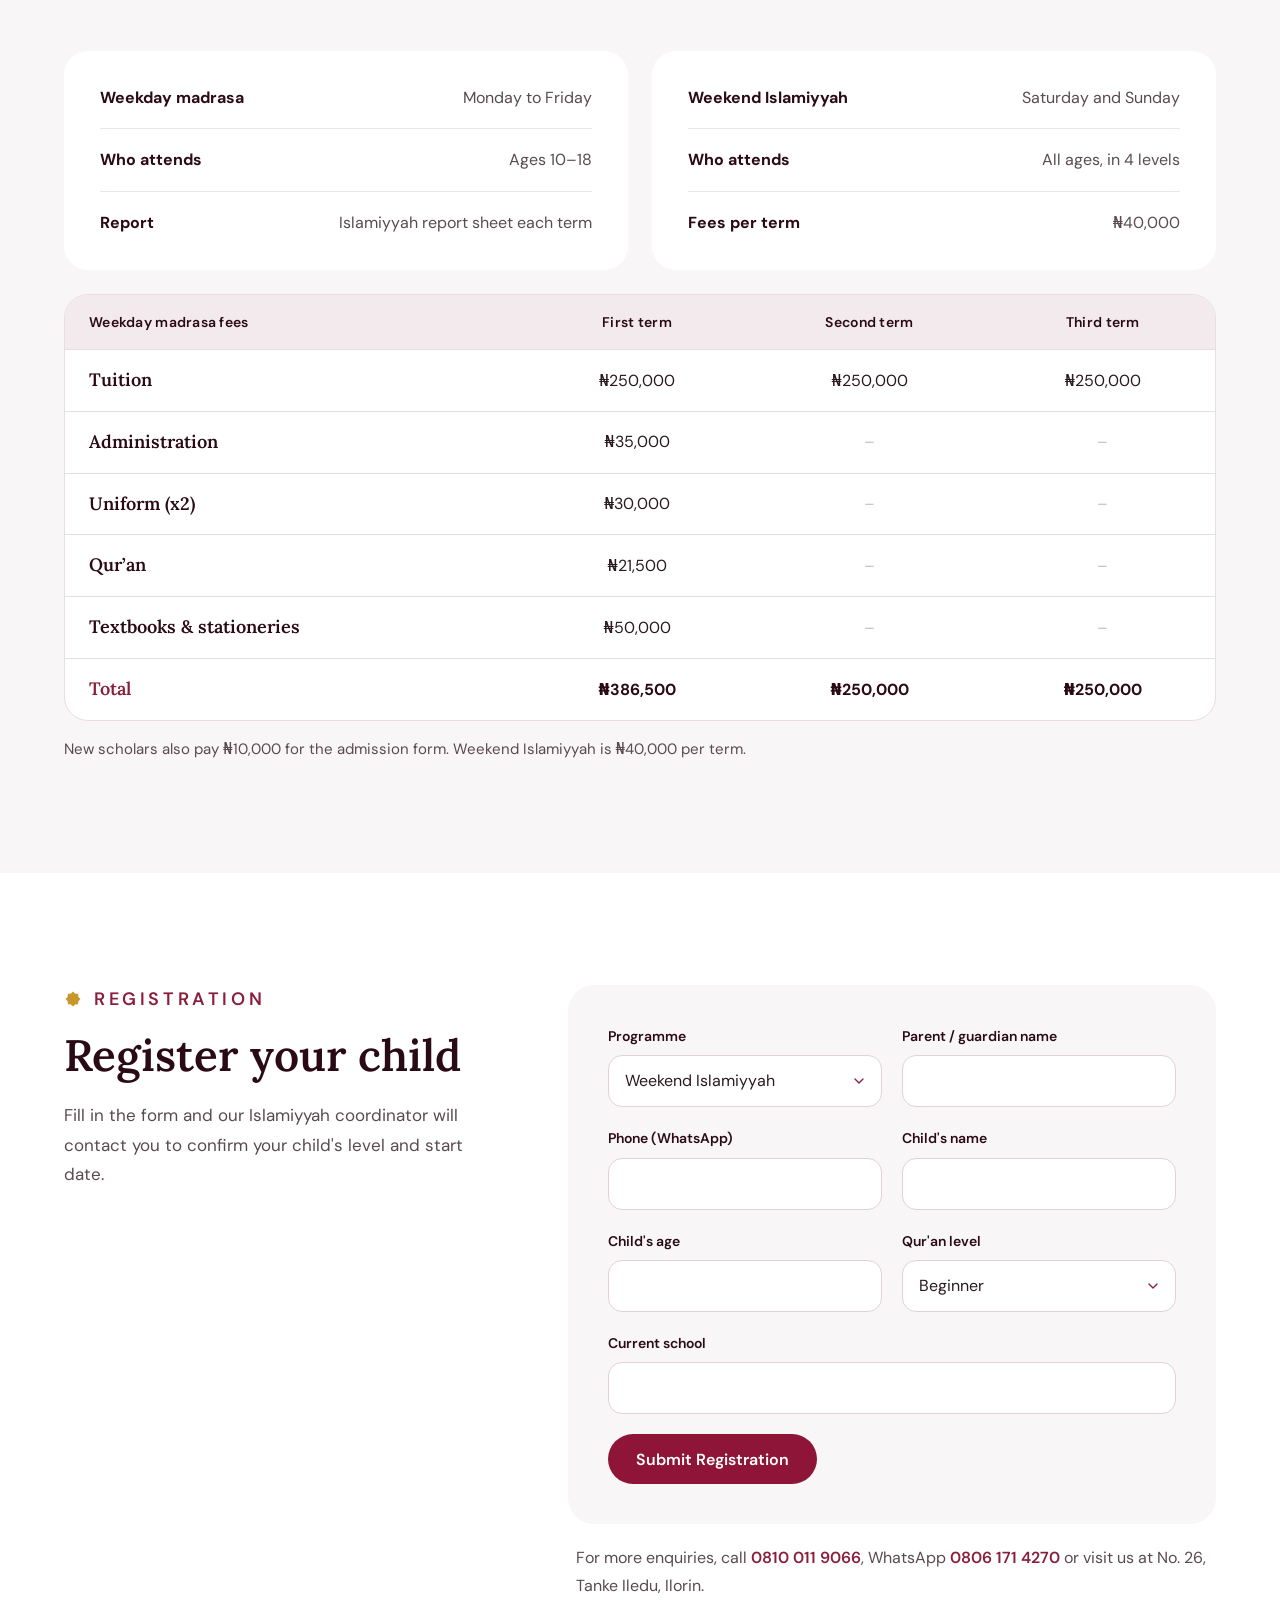
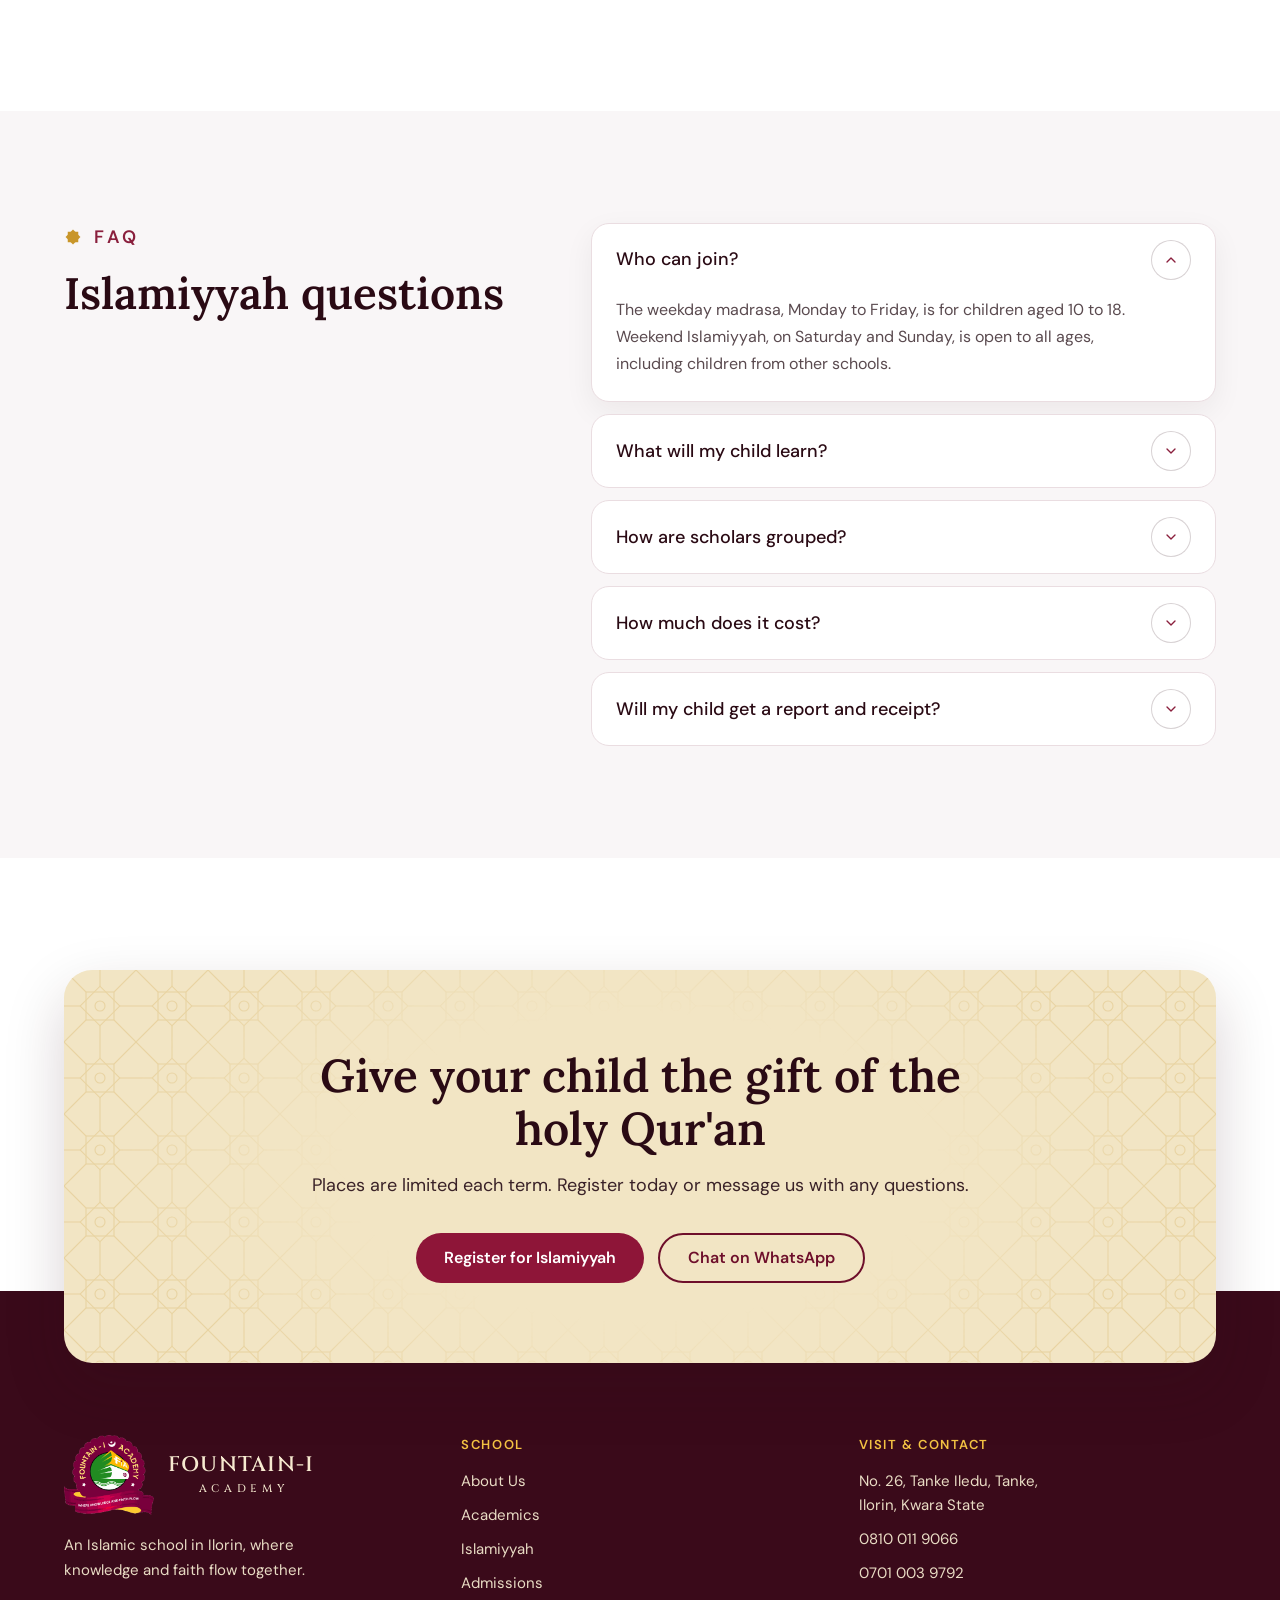
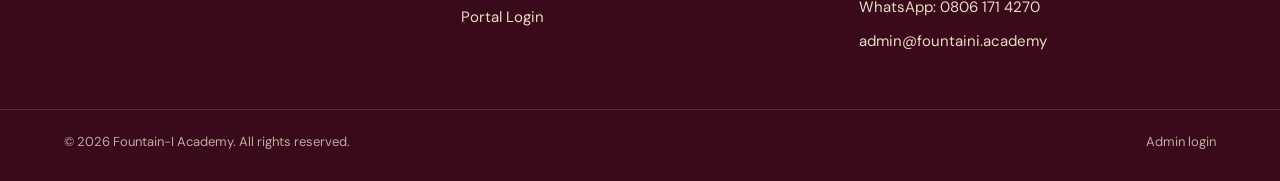
<file: islamiyyah.html>
<!doctype html>
<html lang="en">
<head>
<meta charset="utf-8">
<meta name="viewport" content="width=device-width, initial-scale=1">
<title>Islamiyyah | Fountain-I Academy</title>
<meta name="description" content="A weekday madrasa for ages 10–18 and weekend Islamiyyah for all ages in Ilorin: Qur&#x27;an memorisation, tajweed, Arabic, hadith, fiqh, tawheed, muhaadathah and seerah.">
<meta property="og:title" content="Islamiyyah | Fountain-I Academy">
<meta property="og:description" content="A weekday madrasa for ages 10–18 and weekend Islamiyyah for all ages in Ilorin: Qur&#x27;an memorisation, tajweed, Arabic, hadith, fiqh, tawheed, muhaadathah and seerah.">
<meta property="og:image" content="assets/img/og.jpg?v=8ab960b6">
<meta name="theme-color" content="#3A0A1A">
<link rel="icon" type="image/png" href="assets/img/favicon.png?v=2ff5b57e">
<link rel="preconnect" href="https://fonts.googleapis.com"><link rel="preconnect" href="https://fonts.gstatic.com" crossorigin><link href="https://fonts.googleapis.com/css2?family=Amiri:wght@400;700&amp;family=Cinzel:wght@500;600&amp;family=DM+Sans:wght@400;500;600&amp;family=Lora:ital,wght@0,500;0,600;1,500&amp;display=swap" rel="stylesheet">
<link rel="stylesheet" href="css/styles.css?v=018193c7">
</head>
<body>
<a class="skip" href="#main">Skip to content</a>
<div style="width:100%;font-family:'DM Sans',system-ui,sans-serif;color:#2A1A1F;font-size:17px;line-height:1.6">

<section class="hero" style="min-height:clamp(560px,43vw,720px);display:flex;flex-direction:column">
<img fetchpriority="high" src="assets/img/islamiyyah.webp?v=fafac83c" alt="A scholar reading the Qur'an at his desk" style="position:absolute;inset:0;width:100%;height:100%;object-fit:cover;object-position:center 35%">
<div style="position:absolute;inset:0;background:linear-gradient(180deg,rgba(0,0,0,.88) 0%,rgba(0,0,0,.5) 30%,rgba(0,0,0,.15) 55%,rgba(0,0,0,.85) 100%)"></div>

<div class="topstrip" style="position:relative;background:#F4C343;color:#4B1022;font-size:14px;font-weight:500;padding:9px 16px;text-align:center">Admissions for secondary opens in the 2027/2028 session!</div>

<header class="site-header" style="position:relative">
<div style="max-width:1600px;margin:0 auto;padding:22px clamp(24px,5vw,80px) 0;box-sizing:border-box;display:flex;flex-wrap:wrap;align-items:center;justify-content:space-between;gap:24px 56px">
<a href="index.html" aria-label="Fountain-I Academy home" class="brand" style="display:flex;align-items:center;gap:20px;flex:0 0 auto;text-decoration:none;position:relative;top:12px">
<img src="assets/img/logo.webp?v=bb27b5d8" alt="" style="height:120px;width:auto;display:block">
<span style="display:flex;flex-direction:column;align-items:center;font-family:'Cinzel',serif;line-height:1;color:#ffffff"><span style="font-size:34px;font-weight:600;letter-spacing:.06em">FOUNTAIN-I</span><span style="font-size:17px;font-weight:500;letter-spacing:.42em;margin:10px -.42em 0 0">ACADEMY</span></span>
</a>
<div class="hdr-right" style="flex:0 1 auto;min-width:0;display:flex;flex-direction:column">
<div style="display:flex;justify-content:flex-end;align-items:center;gap:22px">
<a href="admissions.html" style="display:inline-flex;align-items:center;gap:8px;min-height:40px;color:#F6EAD0;text-decoration:none;font-size:13px;font-weight:600;letter-spacing:.16em;text-transform:uppercase"><svg width="15" height="15" viewBox="0 0 24 24" fill="none" stroke="#F6EAD0" stroke-width="2" stroke-linecap="round" stroke-linejoin="round"><path d="M4 5h16v12H8l-4 3z"></path></svg>Contact Us</a>
<span style="width:1px;height:20px;background:rgba(246,234,208,.5)"></span>
<a href="#portal" data-portal style="display:inline-flex;align-items:center;gap:10px;min-height:40px;color:#F4C343;text-decoration:none;font-size:13px;font-weight:600;letter-spacing:.16em;text-transform:uppercase"><svg width="16" height="16" viewBox="0 0 24 24" fill="none" stroke="#F4C343" stroke-width="2" stroke-linecap="round"><rect x="5" y="11" width="14" height="10" rx="1"></rect><path d="M8 11V8a4 4 0 0 1 8 0v3"></path></svg>Portal Login<svg width="14" height="14" viewBox="0 0 24 24" fill="none" stroke="#F4C343" stroke-width="2" stroke-linecap="round" stroke-linejoin="round"><path d="M5 12h14M13 6l6 6-6 6"></path></svg></a>
</div>
<div style="width:100%;height:1px;background:rgba(246,234,208,.3);margin:12px 0 0"></div>
<nav class="mnav" aria-label="Main" style="display:flex;flex-wrap:wrap;justify-content:flex-end;align-items:center;gap:4px 40px;padding:6px 0">
<a href="index.html" style="font-size:17px">Home</a>
<a href="about.html" style="font-size:17px">About Us</a>
<div class="dd"><a href="academics.html" style="font-size:17px">Academics<svg width="11" height="11" viewBox="0 0 24 24" fill="none" stroke="currentColor" stroke-width="2.6" stroke-linecap="round" stroke-linejoin="round"><path d="M6 9l6 6 6-6"></path></svg></a><div class="dd-menu"><div><a href="academics.html#curriculum">Our Curriculum</a><a href="academics.html#early">Early Years</a><a href="academics.html#primary">Primary</a><a href="academics.html#secondary">Secondary</a><a href="academics.html#glance">Subjects at a Glance</a></div></div></div>
<div class="dd"><a href="islamiyyah.html" aria-current="page" style="color:#F4C343;font-weight:600;font-size:17px">Islamiyyah<svg width="11" height="11" viewBox="0 0 24 24" fill="none" stroke="currentColor" stroke-width="2.6" stroke-linecap="round" stroke-linejoin="round"><path d="M6 9l6 6 6-6"></path></svg></a><div class="dd-menu"><div><a href="islamiyyah.html#overview">Overview &amp; Curriculum</a><a href="islamiyyah.html#times">Times &amp; Levels</a><a href="islamiyyah.html#register">Register Your Child</a><a href="islamiyyah.html#faq">FAQs</a></div></div></div>
<a href="admissions.html" style="font-size:17px">Admissions</a>
<a href="admissions.html" style="display:inline-flex;align-items:center;min-height:44px;padding:0 24px;border-radius:999px;background:#8E1538;color:#ffffff;font-size:15px;font-weight:600;letter-spacing:.1em;text-transform:uppercase;border-bottom:none">Apply Now</a>
</nav>
<div style="width:100%;height:1px;background:rgba(246,234,208,.3)"></div>
</div>
</div>
<button class="menu-btn" type="button" aria-expanded="false" aria-controls="mobile-menu" aria-label="Open menu"><span></span><span></span><span></span></button>
<div class="mobile-menu" id="mobile-menu" hidden>
<nav aria-label="Mobile">
<a href="index.html">Home</a>
<a href="about.html">About Us</a>
<details><summary>Academics</summary>
<a href="academics.html">Academics overview</a>
<a href="academics.html#early">Early Years</a>
<a href="academics.html#primary">Primary</a>
<a href="academics.html#secondary">Secondary</a>
<a href="academics.html#glance">Subjects at a Glance</a>
</details>
<details><summary>Islamiyyah</summary>
<a href="islamiyyah.html">Islamiyyah overview</a>
<a href="islamiyyah.html#times">Times &amp; Levels</a>
<a href="islamiyyah.html#register">Register Your Child</a>
<a href="islamiyyah.html#faq">FAQs</a>
</details>
<a href="admissions.html">Admissions</a>
<a href="admissions.html#enquire">Contact Us</a>
</nav>
<div class="mm-foot">
<a class="pill" href="admissions.html" style="background:#8E1538;color:#ffffff">Apply Now</a>
<a class="mm-portal" href="#portal" data-portal>Portal Login →</a>
</div>
</div>
</header>

<div style="flex:1 1 auto"></div>

<div style="position:relative;max-width:1600px;width:100%;margin:0 auto;padding:0 clamp(24px,5vw,80px) 64px;box-sizing:border-box">
<div class="crumb" style="font-size:13px;letter-spacing:.16em;text-transform:uppercase;font-weight:600;color:#F6EAD0"><a href="index.html">Home</a> <span style="color:#F4C343;margin:0 8px">/</span> Islamiyyah</div>
<div style="display:flex;flex-wrap:wrap;align-items:baseline;justify-content:space-between;gap:4px 28px;margin-top:16px">
<h1 style="font-family:'Cinzel',serif;font-weight:500;font-size:64px;line-height:1.05;letter-spacing:.03em;margin:0">Islamiyyah</h1>
<div class="ar" lang="ar" dir="rtl" style="font-size:40px;line-height:1.3;color:#ffffff;margin-left:auto">المدرسة الإسلامية</div>
</div>
</div>
</section>

<div class="fa" id="main">

<section id="overview" style="background:#ffffff;padding:112px 0">
<div class="fa-wrap" style="display:flex;flex-wrap:wrap;align-items:center;gap:56px 72px">
<div style="flex:1 1 380px;min-width:0;max-width:560px">
<div class="eyebrow"><svg width="18" height="18" viewBox="0 0 24 24" fill="#C9962A"><rect x="5" y="5" width="14" height="14"></rect><rect x="5" y="5" width="14" height="14" transform="rotate(45 12 12)"></rect></svg>Overview</div>
<h2 class="h2" style="margin:14px 0 20px">Qur'an and Islamic learning, on weekdays and weekends</h2>
<p class="body" style="margin:0 0 16px;text-wrap:pretty">We run two programmes: a full-year weekday madrasa (Monday to Friday) for children aged 10 to 18, and weekend Islamiyyah (Saturday and Sunday) open to all ages. Both teach the same subjects, and both are paid separately from school fees.<span class="tap-hint"> Tap each circle to find out more.</span></p>
<p class="body hint" style="margin:0;text-wrap:pretty"><span class="hover-hint">Hover over each area of learning to find out more.</span></p>
</div>
<div style="flex:1 1 420px;min-width:0;display:flex;justify-content:center"><div class="orbit" role="group" aria-label="What we teach"><div class="ring"></div><div class="ring r2"></div><div class="ctr"><div class="cd cd0"><strong>Our curriculum</strong><span>rooted in the Qur'an and Sunnah</span></div><div class="cd" data-i="1"><strong>Qur’an Memorisation</strong><span>Memorising the Qur’an with regular revision.</span></div><div class="cd" data-i="2"><strong>Tajweed</strong><span>Correct, beautiful recitation of the Qur’an.</span></div><div class="cd" data-i="3"><strong>Arabiyyah</strong><span>The Arabic language: reading, writing and grammar.</span></div><div class="cd" data-i="4"><strong>Muhaadathah</strong><span>Speaking and conversing in Arabic.</span></div><div class="cd" data-i="5"><strong>Hadith</strong><span>The sayings and teachings of the Prophet ﷺ.</span></div><div class="cd" data-i="6"><strong>Fiqh</strong><span>Purification, salah, fasting and everyday rulings.</span></div><div class="cd" data-i="7"><strong>Tawheed</strong><span>Belief in the Oneness of Allah.</span></div><div class="cd" data-i="8"><strong>Seerah</strong><span>The life of the Prophet ﷺ and its lessons for today.</span></div></div><ul class="spin"><li class="node" tabindex="0" style="--a:0deg" data-i="1"><div class="nin"><span class="ar">حِفْظ</span><span class="en">Qur’an Memorisation</span></div></li><li class="node" tabindex="0" style="--a:45deg" data-i="2"><div class="nin"><span class="ar">تَجْوِيد</span><span class="en">Tajweed</span></div></li><li class="node" tabindex="0" style="--a:90deg" data-i="3"><div class="nin"><span class="ar">العَرَبِيَّة</span><span class="en">Arabiyyah</span></div></li><li class="node" tabindex="0" style="--a:135deg" data-i="4"><div class="nin"><span class="ar">مُحَادَثَة</span><span class="en">Muhaadathah</span></div></li><li class="node" tabindex="0" style="--a:180deg" data-i="5"><div class="nin"><span class="ar">حَدِيث</span><span class="en">Hadith</span></div></li><li class="node" tabindex="0" style="--a:225deg" data-i="6"><div class="nin"><span class="ar">فِقْه</span><span class="en">Fiqh</span></div></li><li class="node" tabindex="0" style="--a:270deg" data-i="7"><div class="nin"><span class="ar">تَوْحِيد</span><span class="en">Tawheed</span></div></li><li class="node" tabindex="0" style="--a:315deg" data-i="8"><div class="nin"><span class="ar">السِّيرَة</span><span class="en">Seerah</span></div></li></ul></div></div>
</div>
</section>

<section id="times" style="background:#F9F6F7;padding:112px 0">
<div class="fa-wrap">
<div class="eyebrow"><svg width="18" height="18" viewBox="0 0 24 24" fill="#C9962A"><rect x="5" y="5" width="14" height="14"></rect><rect x="5" y="5" width="14" height="14" transform="rotate(45 12 12)"></rect></svg>Times &amp; Levels</div>
<div style="display:flex;flex-wrap:wrap;gap:24px 56px;align-items:flex-start;margin:14px 0 56px">
<h2 class="h2" style="flex:0 1 auto;width:max-content;max-width:600px;min-width:0;margin:0">Our two programmes</h2>
<div style="flex:1 1 300px;min-width:0;display:flex;justify-content:center"><p style="margin:0;padding-top:4px;max-width:400px;font-size:17px;line-height:1.75;color:#5A4A4F">Choose the weekday madrasa or weekend classes. Weekend Islamiyyah is open to children from other schools too.</p></div>
<div style="flex:0 0 auto"><a class="pill" href="#register" style="background:#8E1538;color:#ffffff">Register Your Child</a></div>
</div>
<div style="display:grid;grid-template-columns:repeat(auto-fit,minmax(340px,1fr));gap:24px">
<div style="background:#ffffff;border-radius:24px;padding:16px 36px">
<div class="row"><strong style="color:#2A0A14">Weekday madrasa</strong><span style="color:#5A4A4F">Monday to Friday</span></div>
<div class="row"><strong style="color:#2A0A14">Who attends</strong><span style="color:#5A4A4F">Ages 10–18</span></div>
<div class="row"><strong style="color:#2A0A14">Report</strong><span style="color:#5A4A4F">Islamiyyah report sheet each term</span></div>
</div>
<div style="background:#ffffff;border-radius:24px;padding:16px 36px">
<div class="row"><strong style="color:#2A0A14">Weekend Islamiyyah</strong><span style="color:#5A4A4F">Saturday and Sunday</span></div>
<div class="row"><strong style="color:#2A0A14">Who attends</strong><span style="color:#5A4A4F">All ages, in 4 levels</span></div>
<div class="row"><strong style="color:#2A0A14">Fees per term</strong><span style="color:#5A4A4F">₦40,000</span></div>
</div>
</div>
<div style="margin-top:24px">
<div style="overflow-x:auto;border-radius:24px;background:#ffffff;border:1px solid #EADDE1">
<table class="glance">
<thead><tr><th scope="col" style="background:#F3EAED">Weekday madrasa fees</th><th scope="col" style="background:#F3EAED">First term</th><th scope="col" style="background:#F3EAED">Second term</th><th scope="col" style="background:#F3EAED">Third term</th></tr></thead>
<tbody><tr><th scope="row">Tuition</th><td>₦250,000</td><td>₦250,000</td><td>₦250,000</td></tr><tr><th scope="row">Administration</th><td>₦35,000</td><td><span aria-label="None" style="color:#C9B9BE">–</span></td><td><span aria-label="None" style="color:#C9B9BE">–</span></td></tr><tr><th scope="row">Uniform (x2)</th><td>₦30,000</td><td><span aria-label="None" style="color:#C9B9BE">–</span></td><td><span aria-label="None" style="color:#C9B9BE">–</span></td></tr><tr><th scope="row">Qur’an</th><td>₦21,500</td><td><span aria-label="None" style="color:#C9B9BE">–</span></td><td><span aria-label="None" style="color:#C9B9BE">–</span></td></tr><tr><th scope="row">Textbooks &amp; stationeries</th><td>₦50,000</td><td><span aria-label="None" style="color:#C9B9BE">–</span></td><td><span aria-label="None" style="color:#C9B9BE">–</span></td></tr><tr><th scope="row" style="color:#8A1F3D">Total</th><td style="font-weight:700;color:#2A0A14">₦386,500</td><td style="font-weight:700;color:#2A0A14">₦250,000</td><td style="font-weight:700;color:#2A0A14">₦250,000</td></tr></tbody>
</table>
</div>
<p style="margin:16px 0 0;font-size:15px;color:#5A4A4F">New scholars also pay ₦10,000 for the admission form. Weekend Islamiyyah is ₦40,000 per term.</p>
</div>
</div>
</section>

<section id="register" style="background:#ffffff;padding:112px 0">
<div class="fa-wrap" style="display:flex;flex-wrap:wrap;gap:48px 72px;align-items:flex-start">
<div style="flex:1 1 340px;min-width:0">
<div class="eyebrow"><svg width="18" height="18" viewBox="0 0 24 24" fill="#C9962A"><rect x="5" y="5" width="14" height="14"></rect><rect x="5" y="5" width="14" height="14" transform="rotate(45 12 12)"></rect></svg>Registration</div>
<h2 class="h2">Register your child</h2>
<p class="body" style="margin:20px 0 0;max-width:420px">Fill in the form and our Islamiyyah coordinator will contact you to confirm your child's level and start date.</p>
</div>
<div style="flex:1.4 1 520px;min-width:0">
<form data-whatsapp style="background:#F9F6F7;border-radius:26px;padding:40px;display:grid;grid-template-columns:repeat(auto-fit,minmax(220px,1fr));gap:20px">
<label class="fld">Programme<select><option>Weekend Islamiyyah</option><option>Weekday Madrasa</option></select></label>
<label class="fld">Parent / guardian name<input type="text"></label>
<label class="fld">Phone (WhatsApp)<input type="tel"></label>
<label class="fld">Child's name<input type="text"></label>
<label class="fld">Child's age<input type="text" inputmode="numeric" pattern="[0-9]*" maxlength="2"></label>
<label class="fld">Qur'an level<select><option>Beginner</option><option>Can read the Qur'an</option><option>Memorising</option></select></label>
<label class="fld" style="grid-column:1/-1">Current school<input type="text"></label>
<div style="grid-column:1/-1"><button class="pill" type="submit" style="background:#8E1538;color:#ffffff">Submit Registration</button></div>
</form>
<p style="margin:20px 0 0;padding:0 8px;font-size:16px;line-height:1.7;color:#5A4A4F">For more enquiries, call <a class="link" href="tel:+2348100119066" style="min-height:auto;display:inline;white-space:nowrap">0810 011 9066</a>, WhatsApp <a class="link" href="https://wa.me/2348061714270" style="min-height:auto;display:inline;white-space:nowrap">0806 171 4270</a> or visit us at No. 26, Tanke Iledu, Ilorin.</p>
</div>
</div>
</section>

<section id="faq" style="background:#F9F6F7;padding:112px 0">
<div class="fa-wrap" style="display:flex;flex-wrap:wrap;gap:40px 72px;align-items:flex-start">
<div style="flex:1 1 380px;min-width:0">
<div class="eyebrow"><svg width="18" height="18" viewBox="0 0 24 24" fill="#C9962A"><rect x="5" y="5" width="14" height="14"></rect><rect x="5" y="5" width="14" height="14" transform="rotate(45 12 12)"></rect></svg>FAQ</div>
<h2 class="h2">Islamiyyah questions</h2>
</div>
<div class="faq" style="flex:1.4 1 520px;min-width:0;display:flex;flex-direction:column;gap:12px">
<details open><summary>Who can join?<span class="chev"><svg width="16" height="16" viewBox="0 0 24 24" fill="none" stroke="#8A1F3D" stroke-width="2" stroke-linecap="round" stroke-linejoin="round"><path d="M6 9l6 6 6-6"></path></svg></span></summary><p>The weekday madrasa, Monday to Friday, is for children aged 10 to 18. Weekend Islamiyyah, on Saturday and Sunday, is open to all ages, including children from other schools.</p></details>
<details><summary>What will my child learn?<span class="chev"><svg width="16" height="16" viewBox="0 0 24 24" fill="none" stroke="#8A1F3D" stroke-width="2" stroke-linecap="round" stroke-linejoin="round"><path d="M6 9l6 6 6-6"></path></svg></span></summary><p>Both programmes teach Qur’an memorisation, Tajweed, Arabiyyah, Muhaadathah (Arabic conversation), Hadith, Fiqh, Tawheed and Seerah.</p></details>
<details><summary>How are scholars grouped?<span class="chev"><svg width="16" height="16" viewBox="0 0 24 24" fill="none" stroke="#8A1F3D" stroke-width="2" stroke-linecap="round" stroke-linejoin="round"><path d="M6 9l6 6 6-6"></path></svg></span></summary><p>Weekend scholars are taught in four levels.</p></details>
<details><summary>How much does it cost?<span class="chev"><svg width="16" height="16" viewBox="0 0 24 24" fill="none" stroke="#8A1F3D" stroke-width="2" stroke-linecap="round" stroke-linejoin="round"><path d="M6 9l6 6 6-6"></path></svg></span></summary><p>Weekend Islamiyyah is ₦40,000 per term. The weekday madrasa is ₦386,500 for the first term (including two uniforms and books) and ₦250,000 for each term after, plus a ₦10,000 admission form. Neither programme is included in school fees.</p></details>
<details><summary>Will my child get a report and receipt?<span class="chev"><svg width="16" height="16" viewBox="0 0 24 24" fill="none" stroke="#8A1F3D" stroke-width="2" stroke-linecap="round" stroke-linejoin="round"><path d="M6 9l6 6 6-6"></path></svg></span></summary><p>Yes. Every scholar, including those from other schools, receives a receipt for each payment and a report at the end of each term.</p></details>
</div>
</div>
</section>

<section style="position:relative;z-index:2;background:transparent;padding:112px 0 0;display:flow-root">
<div class="fa-wrap">
<div style="position:relative;margin-bottom:-72px;overflow:hidden;border-radius:28px;background:#F2E5C4;color:#2A0A14;padding:80px 32px;text-align:center;box-shadow:0 24px 60px rgba(42,10,20,.18)">
<svg aria-hidden="true" style="position:absolute;inset:0;width:100%;height:100%;opacity:.22;-webkit-mask-image:radial-gradient(ellipse 46% 70% at 50% 50%,transparent 55%,#000 100%);mask-image:radial-gradient(ellipse 46% 70% at 50% 50%,transparent 55%,#000 100%)"><defs><pattern id="ik2" width="72" height="72" patternUnits="userSpaceOnUse"><g fill="none" stroke="#C9962A" stroke-width="1.1"><rect x="22" y="22" width="28" height="28"></rect><rect x="22" y="22" width="28" height="28" transform="rotate(45 36 36)"></rect><circle cx="36" cy="36" r="5"></circle><path d="M0 0 L22 22 M72 0 L50 22 M0 72 L22 50 M72 72 L50 50 M36 0 V16.2 M36 72 V55.8 M0 36 H16.2 M72 36 H55.8"></path></g></pattern></defs><rect width="100%" height="100%" fill="url(#ik2)"></rect></svg>
<div style="position:relative;max-width:680px;margin:0 auto">
<h2 style="font-family:'Lora',serif;font-weight:600;font-size:46px;line-height:1.15;margin:0 0 14px;color:#2A0A14">Give your child the gift of the holy Qur'an</h2>
<p style="margin:0 0 32px;font-size:18px;line-height:1.7;color:#3A2228">Places are limited each term. Register today or message us with any questions.</p>
<div style="display:flex;flex-wrap:wrap;gap:14px;justify-content:center">
<a class="pill" href="#register" style="background:#8E1538;color:#ffffff">Register for Islamiyyah</a>
<a class="pill" href="https://wa.me/2348061714270" target="_blank" rel="noopener" style="border:2px solid #6E0F2B;color:#6E0F2B">Chat on WhatsApp</a>
</div>
</div>
</div>
</div>
</section>

<footer class="foot" style="position:relative;background:#3A0A1A;color:#E9DCC4;font-size:15px">
<div class="fa-wrap" style="padding-top:144px;display:grid;grid-template-columns:repeat(auto-fit,minmax(220px,1fr));gap:40px">
<div>
<div style="display:flex;align-items:center;gap:14px"><img loading="lazy" decoding="async" src="assets/img/logo.webp?v=bb27b5d8" alt="" style="height:80px;width:auto;display:block;flex:0 0 auto"><span style="display:flex;flex-direction:column;align-items:center;font-family:'Cinzel',serif;line-height:1;color:#F6EAD0;white-space:nowrap"><span style="font-size:21px;font-weight:600;letter-spacing:.06em">FOUNTAIN-I</span><span style="font-size:11px;font-weight:500;letter-spacing:.42em;margin:7px -.42em 0 0">ACADEMY</span></span></div>
<p style="margin:18px 0 0;line-height:1.7;max-width:300px">An Islamic school in Ilorin, where knowledge and faith flow together.</p>
</div>
<div>
<div style="color:#F4C343;font-weight:600;margin-bottom:14px;letter-spacing:.12em;text-transform:uppercase;font-size:13px">School</div>
<div style="display:flex;flex-direction:column;gap:10px">
<a href="about.html">About Us</a>
<a href="academics.html">Academics</a>
<a href="islamiyyah.html">Islamiyyah</a>
<a href="admissions.html">Admissions</a>
<a href="#portal" data-portal>Portal Login</a>
</div>
</div>
<div>
<div style="color:#F4C343;font-weight:600;margin-bottom:14px;letter-spacing:.12em;text-transform:uppercase;font-size:13px">Visit &amp; Contact</div>
<div style="display:flex;flex-direction:column;gap:10px;line-height:1.6">
<span>No. 26, Tanke Iledu, Tanke,<br>Ilorin, Kwara State</span>
<a href="tel:+2348100119066">0810 011 9066</a>
<a href="tel:+2347010039792">0701 003 9792</a>
<a href="https://wa.me/2348061714270" target="_blank" rel="noopener">WhatsApp: 0806 171 4270</a>
<a href="mailto:admin@fountaini.academy">admin@fountaini.academy</a>
</div>
</div>
</div>
<div class="fa-wrap" style="margin-top:56px;padding-top:22px;padding-bottom:28px;border-top:1px solid rgba(233,220,196,.18);display:flex;flex-wrap:wrap;justify-content:space-between;gap:12px;font-size:13px;color:#BFA9A0">
<span>© 2026 Fountain-I Academy. All rights reserved.</span>
<a href="#portal" data-portal style="color:#BFA9A0">Admin login</a>
</div>
</footer>

</div>
</div>
<script src="js/main.js?v=798f3d2e" defer></script>
</body>
</html>
</file>
<file: css/styles.css>
/* Fountain-I Academy: shared styles extracted from the design */
body{margin:0;background:#ffffff}
a{color:#1f1f1c}
a:hover{color:#55554f}
.ar{font-family:'Amiri',serif;direction:rtl}
.hero{position:relative;overflow:hidden;background:#000000;color:#ffffff;font-family:'DM Sans',system-ui,sans-serif}
.hero-gif{opacity:0;transition:opacity .35s ease}
.hero:hover .hero-gif{opacity:1}
.hero-ctl .ic-pause{display:none}
.hero:hover .hero-ctl .ic-play{display:none}
.hero:hover .hero-ctl .ic-pause{display:block}
.mnav a{color:#ffffff;text-decoration:none;font-size:16px;font-weight:500;padding:12px 0;white-space:nowrap;text-underline-offset:7px;text-decoration-thickness:2px}
.mnav a:hover{color:#ffffff;text-decoration-line:underline;text-decoration-color:#ffffff}
.mnav a[aria-current]{color:#F4C343}
.mnav a[aria-current]:hover{color:#F4C343;text-decoration-color:#F4C343}
.mnav a[style*="background"]{text-decoration:none !important}
.mnav a[style*="background"]:hover{color:#ffffff !important;background:#6E0F2B !important}
.mnav .dd{position:relative;display:flex;align-items:center}
.mnav .dd>a{display:inline-flex;align-items:center;gap:7px}
.mnav .dd>a svg{transition:transform .2s}
.mnav .dd:hover>a svg,.mnav .dd:focus-within>a svg{transform:rotate(180deg)}
.mnav .dd-menu{position:absolute;top:100%;left:-18px;z-index:30;padding-top:10px;opacity:0;visibility:hidden;transform:translateY(6px);transition:opacity .18s,transform .18s,visibility .18s}
.mnav .dd:hover .dd-menu,.mnav .dd:focus-within .dd-menu{opacity:1;visibility:visible;transform:none}
.mnav .dd-menu>div{min-width:250px;background:#ffffff;border-radius:16px;border-top:3px solid #F4C343;box-shadow:0 18px 40px rgba(20,4,10,.28);padding:10px;display:flex;flex-direction:column}
.mnav .dd-menu a{color:#2A0A14 !important;font-size:15px !important;font-weight:500 !important;padding:11px 14px;border-radius:10px;text-decoration:none !important;white-space:nowrap}
.mnav .dd-menu a:hover{background:#F9F6F7;color:#8A1F3D !important}
.fa{font-family:'DM Sans',system-ui,sans-serif;color:#2A1A1F}
.fa-wrap{max-width:1600px;margin:0 auto;padding:0 clamp(24px,5vw,80px);box-sizing:border-box}
.prog{position:relative;overflow:hidden}
.prog>*{position:relative}
.prog>svg.lat{position:absolute;inset:0;width:100%;height:100%;pointer-events:none;opacity:.75;-webkit-mask-image:linear-gradient(90deg,transparent 18%,#000 62%);mask-image:linear-gradient(90deg,transparent 18%,#000 62%)}
.prog.rev>svg.lat{-webkit-mask-image:linear-gradient(270deg,transparent 18%,#000 62%);mask-image:linear-gradient(270deg,transparent 18%,#000 62%)}
.mihrab{position:relative}
.mihrab>svg.mh{position:absolute;inset:0;width:100%;height:100%;overflow:visible;pointer-events:none}
.eyebrow{display:inline-flex;align-items:center;gap:12px;font-size:18px;letter-spacing:.2em;text-transform:uppercase;color:#8A1F3D;font-weight:600}
.h2{font-family:'Lora',serif;font-weight:600;font-size:44px;line-height:1.15;margin:14px 0 0;color:#2A0A14;text-wrap:balance}
.link{display:inline-flex;align-items:center;gap:8px;min-height:44px;color:#8A1F3D;font-weight:600;text-decoration:none}
.link:hover{color:#5E0F27}
.chip{display:inline-flex;align-items:center;min-height:32px;padding:0 14px;border-radius:999px;font-size:13px;font-weight:600}
.pill{display:inline-flex;align-items:center;justify-content:center;min-height:50px;padding:0 28px;border-radius:999px;font-weight:600;text-decoration:none;font-size:16px;font-family:inherit;border:none;cursor:pointer}
.faq details{background:#ffffff;border:1px solid #EADDE1;border-radius:18px;padding:0 24px}
.faq summary{list-style:none;display:flex;align-items:center;justify-content:space-between;gap:16px;min-height:72px;cursor:pointer;font-size:18px;font-weight:500;color:#2A0A14}
.faq summary::-webkit-details-marker{display:none}
.faq .chev{flex:0 0 auto;width:40px;height:40px;border:1px solid rgba(42,10,20,.18);background:#ffffff;border-radius:50%;display:flex;align-items:center;justify-content:center;transition:transform .2s}
.faq details[open] .chev{transform:rotate(180deg)}
.faq details p{margin:0;padding:0 56px 24px 0;font-size:16px;line-height:1.7;color:#5A4A4F}
.foot a{color:#E9DCC4;text-decoration:none}
.foot a:hover{color:#F4C343}
.crumb a{color:#F6EAD0;text-decoration:none}
.crumb a:hover{color:#F4C343}
.body{font-size:17px;line-height:1.75;color:#5A4A4F}
.num{width:46px;height:46px;border:1px solid rgba(42,10,20,.18);background:#ffffff;border-radius:50%;display:flex;align-items:center;justify-content:center;font-size:14px;font-weight:600;color:#8A1F3D;flex:0 0 auto}
.glance{width:100%;border-collapse:collapse;min-width:640px;font-size:16px}
.glance th,.glance td{padding:16px 24px;text-align:center;border-bottom:1px solid #EADDE1}
.glance thead th{background:#F9F6F7;font-size:14px;font-weight:600;color:#2A0A14;letter-spacing:.02em}
.glance tbody th{text-align:left;font-weight:600;color:#2A0A14;font-family:'Lora',serif;font-size:18px}
.glance thead th:first-child{text-align:left}
.glance tbody tr:last-child th,.glance tbody tr:last-child td{border-bottom:none}
.glance td svg{display:inline-block;vertical-align:middle}
.subj{display:inline-flex;align-items:center;min-height:34px;padding:0 14px;border-radius:999px;font-size:14px;font-weight:500;background:#ffffff;border:1px solid #EADDE1;color:#2A0A14}
.orbit{position:relative;width:min(580px,100%);aspect-ratio:1;container-type:inline-size}
.orbit .ring{position:absolute;inset:14%;border:1.5px dashed #C9962A;border-radius:50%;opacity:.7}
.orbit .ring.r2{inset:30%;border-style:solid;opacity:.25}
.orbit .ctr{position:absolute;left:50%;top:50%;width:36cqw;height:36cqw;transform:translate(-50%,-50%);border-radius:50%;background:#8A1F3D;color:#F6EAD0;display:flex;flex-direction:column;align-items:center;justify-content:center;text-align:center;padding:4cqw;box-sizing:border-box;box-shadow:0 18px 40px rgba(138,31,61,.25)}
.orbit .cd{display:none;flex-direction:column;gap:.6cqw}
.orbit .cd strong{font-family:'Lora',serif;font-size:3.6cqw;font-weight:600;color:#ffffff;line-height:1.2}
.orbit .cd span{font-size:2.5cqw;line-height:1.45}
.orbit .cd0{display:flex}
.orbit .spin{list-style:none;margin:0;padding:0;position:absolute;inset:0;pointer-events:none;animation:orb 90s linear infinite}
.orbit .node{position:absolute;left:50%;top:50%;width:23cqw;height:23cqw;margin:-11.5cqw 0 0 -11.5cqw;transform:rotate(var(--a)) translateY(-36cqw) rotate(calc(var(--a)*-1));outline:none;pointer-events:auto}
.orbit .nin{width:100%;height:100%;border-radius:50%;background:#F9F6F7;border:1.5px solid #C9962A;display:flex;flex-direction:column;align-items:center;justify-content:center;gap:.4cqw;text-align:center;animation:orb 90s linear infinite reverse;transition:background .2s,border-color .2s,box-shadow .2s;cursor:default;box-sizing:border-box;padding:1cqw}
.orbit .nin .ar{font-size:3.6cqw;line-height:1.5;color:#8A1F3D}
.orbit .nin .en{font-family:'Lora',serif;font-size:2.4cqw;line-height:1.25;font-weight:600;color:#2A0A14}
.orbit .node:hover .nin,.orbit .node:focus-visible .nin{background:#ffffff;border-color:#8A1F3D;box-shadow:0 10px 26px rgba(42,10,20,.15)}
.orbit:hover .spin,.orbit:hover .nin,.orbit:focus-within .spin,.orbit:focus-within .nin{animation-play-state:paused}
.orbit:has(.node:hover) .cd0,.orbit:has(.node:focus-visible) .cd0{display:none}
.orbit:has(.node[data-i="1"]:hover) .cd[data-i="1"],.orbit:has(.node[data-i="2"]:hover) .cd[data-i="2"],.orbit:has(.node[data-i="3"]:hover) .cd[data-i="3"],.orbit:has(.node[data-i="4"]:hover) .cd[data-i="4"],.orbit:has(.node[data-i="5"]:hover) .cd[data-i="5"],.orbit:has(.node[data-i="6"]:hover) .cd[data-i="6"],.orbit:has(.node[data-i="7"]:hover) .cd[data-i="7"],.orbit:has(.node[data-i="8"]:hover) .cd[data-i="8"],
.orbit:has(.node[data-i="1"]:focus-visible) .cd[data-i="1"],.orbit:has(.node[data-i="2"]:focus-visible) .cd[data-i="2"],.orbit:has(.node[data-i="3"]:focus-visible) .cd[data-i="3"],.orbit:has(.node[data-i="4"]:focus-visible) .cd[data-i="4"],.orbit:has(.node[data-i="5"]:focus-visible) .cd[data-i="5"],.orbit:has(.node[data-i="6"]:focus-visible) .cd[data-i="6"],.orbit:has(.node[data-i="7"]:focus-visible) .cd[data-i="7"],.orbit:has(.node[data-i="8"]:focus-visible) .cd[data-i="8"]{display:flex}
@keyframes orb{to{transform:rotate(360deg)}}
@media (prefers-reduced-motion:reduce){.orbit .spin,.orbit .nin{animation:none}}
.row{display:flex;justify-content:space-between;gap:16px;padding:18px 0;border-bottom:1px solid #EFE4E7;font-size:16px}
.row:last-child{border-bottom:none}
.fld{display:flex;flex-direction:column;gap:8px;font-size:14px;font-weight:600;color:#2A0A14}
.fld input,.fld select{min-height:52px;border:1px solid #E2D2D7;border-radius:14px;padding:0 16px;font-size:16px;font-family:inherit;background:#ffffff;color:#2A1A1F;box-sizing:border-box}
.fld input,.fld select,.fld textarea{min-height:52px;border:1px solid #E2D2D7;border-radius:14px;padding:12px 16px;font-size:16px;font-family:inherit;background:#ffffff;color:#2A1A1F;box-sizing:border-box}
.fld textarea{resize:vertical;width:100%;max-width:100%;min-height:140px;max-height:320px}

/* ---------- Production additions (not in the design file) ---------- */
html{scroll-behavior:smooth}
*,*::before,*::after{box-sizing:border-box}
img,video{max-width:100%}
section[id],div[id],article[id]{scroll-margin-top:24px}
.skip{position:absolute;left:-9999px;top:8px;z-index:100;background:#F4C343;color:#2A0A14;padding:10px 16px;border-radius:8px;font:600 15px 'DM Sans',sans-serif}
.skip:focus{left:8px}
:focus-visible{outline:2px solid #F4C343;outline-offset:3px}

/* Hero titles split their lines evenly at every width */
.hero h1{text-wrap:balance}

/* Hero video: tap/click control for touch devices */
.hero.playing .hero-gif{opacity:1}
.hero.playing .hero-ctl .ic-play{display:none}
.hero.playing .hero-ctl .ic-pause{display:block}
.hero-ctl{cursor:pointer}

/* Form feedback */
.form-note{grid-column:1/-1;margin:0;font-size:15px;color:#3A6B3A}
input:invalid:not(:placeholder-shown){border-color:#B3261E}

/* Mobile menu */
.menu-btn{display:none;width:48px;height:48px;border:1.5px solid rgba(246,234,208,.6);border-radius:50%;background:rgba(0,0,0,.25);flex-direction:column;align-items:center;justify-content:center;gap:5px;cursor:pointer;padding:0}
.menu-btn span{display:block;width:20px;height:2px;background:#ffffff;border-radius:2px;transition:transform .2s,opacity .2s}
.menu-btn[aria-expanded="true"] span:nth-child(1){transform:translateY(7px) rotate(45deg)}
.menu-btn[aria-expanded="true"] span:nth-child(2){opacity:0}
.menu-btn[aria-expanded="true"] span:nth-child(3){transform:translateY(-7px) rotate(-45deg)}
.mobile-menu{position:fixed;inset:0;z-index:50;background:#3A0A1A;color:#ffffff;padding:96px 24px 32px;overflow-y:auto;font-family:'DM Sans',system-ui,sans-serif;display:flex;flex-direction:column;justify-content:space-between}
.mobile-menu[hidden]{display:none}
.mobile-menu nav{display:flex;flex-direction:column}
.mobile-menu nav>a,.mobile-menu summary{display:flex;align-items:center;justify-content:space-between;min-height:56px;color:#ffffff;text-decoration:none;font-family:'Lora',serif;font-size:24px;font-weight:600;border-bottom:1px solid rgba(246,234,208,.15);cursor:pointer;list-style:none}
.mobile-menu summary::-webkit-details-marker{display:none}
.mobile-menu summary::after{content:'+';font-family:'DM Sans',sans-serif;color:#F4C343;font-size:26px;font-weight:400}
.mobile-menu details[open] summary::after{content:'–'}
.mobile-menu details a{display:block;padding:12px 0 12px 16px;color:#F6EAD0;text-decoration:none;font-size:17px}
.mobile-menu details[open]{padding-bottom:8px;border-bottom:1px solid rgba(246,234,208,.15)}
.mobile-menu details[open] summary{border-bottom:none}
.mobile-menu a[aria-current]{color:#F4C343}
.mm-foot{display:flex;flex-direction:column;gap:16px;margin-top:32px}
.mm-portal{color:#F4C343;text-decoration:none;font-weight:600;letter-spacing:.12em;text-transform:uppercase;font-size:14px;text-align:center}
body.menu-open{overflow:hidden}
body.menu-open .menu-btn{position:fixed;top:24px;right:24px;z-index:60}

/* ---------- Responsive ---------- */
@media (max-width:1100px){
  .mnav{gap:4px 28px !important}
}
@media (max-width:1100px){
  .site-header .hdr-right{display:none !important}
  .fa div[style*="flex:1 1 300px"][style*="justify-content:center"]{justify-content:flex-start !important}
  .fa div[style*="flex:1 1 300px"] > p{max-width:560px !important}
  #overview .fa-wrap>div:first-child{max-width:680px !important}
  .menu-btn{display:flex}
  .site-header{display:flex;align-items:center;gap:16px;padding-right:clamp(24px,5vw,80px)}
  .site-header>div:first-child{flex:1 1 auto;min-width:0;padding-top:28px !important;padding-bottom:4px}
  .site-header .menu-btn{margin-top:24px}
  .site-header .brand{top:0 !important}
  .site-header .brand img{height:76px !important}
  .site-header .brand>span>span:first-child{font-size:24px !important}
  .site-header .brand>span>span:last-child{font-size:12px !important;margin-top:7px !important}
}
@media (max-width:760px){
  .topstrip{font-size:13px !important;padding:8px 12px !important}
  .hero{min-height:560px !important}
  .hero h1{font-size:clamp(21px,6.3vw,32px) !important;line-height:1.15 !important}
  .hero div:has(>.hero-ctl){flex-wrap:nowrap !important;align-items:flex-end !important;gap:16px !important;padding-bottom:40px !important}
  .hero .hero-ctl{width:46px !important;height:46px !important;margin-bottom:2px !important}
  .hero .ar{font-size:28px !important}
  .site-header .brand{gap:12px !important}
  .site-header .brand img{height:60px !important}
  .site-header .brand>span>span:first-child{font-size:20px !important}
  .fa section[style*="padding:112px 0"],.fa section[style*="padding: 112px 0"]{padding-top:72px !important;padding-bottom:72px !important}
  .fa section[style*="padding:112px 0 0"]{padding-top:72px !important;padding-bottom:0 !important}
  .h2{font-size:32px !important}
  .eyebrow{font-size:14px !important}
  .fa h2[style*="font-size:46px"]{font-size:32px !important}
  .fa p[style*="font-size:38px"]{font-size:26px !important}
  .fa .ar[style*="font-size:54px"]{font-size:36px !important}
  .fa p[style*="font-size:26px"]{font-size:20px !important}
  .fa blockquote p{font-size:22px !important}
  .fa form{padding:24px !important}
  .prog>div{padding:24px 20px !important}
  .faq details p{padding-right:0 !important}
  .faq summary{font-size:16px !important}
  .foot > .fa-wrap:not([style*="border-top"]){padding-top:120px !important}
  .foot > .fa-wrap[style*="border-top"]{margin-top:40px !important}
  .fa [style*="margin-bottom:-72px"]{padding:56px 22px !important}
}

/* Mobile refinements */
@media (max-width:760px){
  /* arch cards: shorter, centred, not full-bleed */
  .mihrab{aspect-ratio:1/1.12 !important;padding:42% 24px 32px !important;justify-content:flex-start !important;max-width:360px;width:100%;margin:0 auto}
  .mihrab .ar{font-size:38px !important;margin-bottom:10px !important}
  .mihrab h3{font-size:23px !important}
  /* programme / stage cards */
  .prog h3{font-size:26px !important}
  /* About vision & mission statements */
  .fa p[style*="font-size:28px"]{font-size:22px !important}
  /* subjects table: tighter so more fits before scrolling */
  .glance{min-width:520px !important;font-size:14px !important}
  .glance th,.glance td{padding:12px 14px !important}
  .glance tbody th{font-size:16px !important}
  /* hover only hint */
  .hover-hint{display:none}
  /* Head portrait */
  #head [style*="max-width:300px"]{max-width:240px !important}
}

/* Mobile buttons: equal width, stacked, primary first */
@media (max-width:760px){
  .fa [style*="margin-bottom:-72px"] div[style*="justify-content:center"]{flex-direction:column !important;align-items:stretch !important;max-width:360px;margin-left:auto;margin-right:auto}
  .fa [style*="margin-bottom:-72px"] .pill{width:100%}
  .fa div[style*="flex:0 0 auto"]:has(>.pill){flex:1 1 100% !important;margin-left:0 !important}
  .fa div[style*="flex:0 0 auto"]>.pill{width:100%}
  .fa form .pill{width:100%}
}



/* Phone orbit: keep the arc, show Arabic only; tap a circle to read it in the centre */
@media (max-width:600px){
  .orbit .nin .en{display:none}
  .orbit .nin .ar{font-size:4.8cqw;line-height:1.4}
  .orbit .ctr{width:40cqw;height:40cqw}
  .orbit .cd strong{font-size:5cqw}
  .orbit .cd span{font-size:3.6cqw}
  .orbit:has(.node:focus) .cd0{display:none}
  .orbit:has(.node[data-i="1"]:focus) .cd[data-i="1"],.orbit:has(.node[data-i="2"]:focus) .cd[data-i="2"],.orbit:has(.node[data-i="3"]:focus) .cd[data-i="3"],
  .orbit:has(.node[data-i="4"]:focus) .cd[data-i="4"],.orbit:has(.node[data-i="5"]:focus) .cd[data-i="5"],.orbit:has(.node[data-i="6"]:focus) .cd[data-i="6"],.orbit:has(.node[data-i="7"]:focus) .cd[data-i="7"],.orbit:has(.node[data-i="8"]:focus) .cd[data-i="8"]{display:flex}
  .orbit .node:focus .nin{background:#ffffff;border-color:#8A1F3D;box-shadow:0 10px 26px rgba(42,10,20,.15)}
  .orbit:focus-within .spin,.orbit:focus-within .nin{animation-play-state:paused}
  .tap-hint{display:inline !important}
}
.tap-hint{display:none}

/* Inner hero: Arabic subtitle sits cleanly under the English title on smaller screens */
@media (max-width:1100px){
  .hero div:has(>h1+.ar){flex-direction:column !important;align-items:flex-start !important;gap:10px !important}
  .hero div:has(>h1+.ar)>.ar{margin-left:0 !important;font-size:30px !important;line-height:1.5 !important;opacity:.92}
}
@media (max-width:760px){
  .hero div:has(>h1+.ar)>.ar{font-size:24px !important}
  .hint:not(:has(.tap-hint)){display:none}
}

/* Tablet/laptop: arch cards keep tidy rows (no lone card) and text clears the arch shoulders */
@media (min-width:761px) and (max-width:1100px){
  .fa div[style*="grid-template-columns"]:has(>.mihrab:nth-child(3):last-child){grid-template-columns:repeat(3,minmax(0,1fr)) !important;gap:20px !important}
  .fa div[style*="grid-template-columns"]:has(>.mihrab:nth-child(4):last-child){grid-template-columns:repeat(2,minmax(0,1fr)) !important;max-width:760px;margin-left:auto;margin-right:auto}
  .mihrab{justify-content:flex-start !important;padding:44% 22px 36px !important}
  .fa div:has(>.mihrab:nth-child(4):last-child)>.mihrab{aspect-ratio:1/1.05 !important}
  .fa div:has(>.mihrab:nth-child(3):last-child)>.mihrab{aspect-ratio:auto !important;min-height:380px}
  .mihrab .ar{font-size:38px !important}
  .mihrab h3{font-size:22px !important}
}

/* Tablet hero: calmer type, control sits on the heading's baseline */
@media (min-width:761px) and (max-width:1100px){
  .hero h1{font-size:clamp(40px,5.4vw,52px) !important;line-height:1.1 !important}
  .hero div:has(>.hero-ctl){flex-wrap:nowrap !important;align-items:flex-end !important;gap:24px !important;padding-bottom:56px !important}
  .hero .hero-ctl{margin-bottom:4px !important}
  .hero[style*="min-height:880px"]{min-height:min(880px,100svh) !important}
  .hero .ar{font-size:30px !important}
}

/* Compact desktop header for laptop widths so logo + menu stay on one row */
@media (min-width:1101px) and (max-width:1439px){
  .site-header .brand{gap:14px !important}
  .site-header .brand img{height:clamp(84px,7.4vw,110px) !important}
  .site-header .brand>span>span:first-child{font-size:clamp(24px,2.2vw,32px) !important}
  .site-header .brand>span>span:last-child{font-size:clamp(12px,1.1vw,16px) !important;margin-top:8px !important}
  .site-header>div:first-child{gap:20px 32px !important}
  .mnav{gap:4px clamp(18px,2vw,32px) !important}
  .mnav a{font-size:15px !important}
  .mnav a[style*="background"]{padding:0 18px !important;font-size:14px !important}
}

/* Very small phones: every auto-fit grid collapses to one column so nothing pokes past the screen */
@media (max-width:480px){
  .fa [style*="repeat(auto-fit"]{grid-template-columns:minmax(0,1fr) !important}
  .row{flex-wrap:wrap}
}

/* The rotating orbit's square box pokes past the screen at 45°; never let anything pan the page sideways */
html,body{overflow-x:clip}
#overview{overflow-x:clip}

/* Orbit motion without rotating text: circles travel round the ring but are never rotated themselves, so text stays crisp */
@property --rot{syntax:'<angle>';inherits:true;initial-value:0deg}
@keyframes orbrot{to{--rot:360deg}}
.orbit{animation:orbrot 90s linear infinite}
.orbit .spin,.orbit .nin{animation:none!important}
.orbit .node{transform:rotate(calc(var(--a) + var(--rot,0deg))) translateY(-36cqw) rotate(calc((var(--a) + var(--rot,0deg)) * -1))}
.orbit:hover,.orbit:focus-within{animation-play-state:paused}
@media (prefers-reduced-motion:reduce){.orbit{animation:none}}

/* Header links: centre icons on the cap height of the uppercase labels */
.hdr-right a[data-portal]>svg:first-child{transform:translateY(-.9px)}
.hdr-right a[data-portal]>svg:last-child{transform:translateY(-.5px)}
.hdr-right a[href="admissions.html"]>svg{transform:translateY(-1.5px)}

/* ---------- Motion and custom controls ---------- */
:root{--ease:cubic-bezier(.2,.7,.2,1);--ease-out:cubic-bezier(.16,1,.3,1)}
::selection{background:#F4C343;color:#2A0A14}
@view-transition{navigation:auto}
::view-transition-old(root),::view-transition-new(root){animation-duration:.35s;animation-timing-function:var(--ease)}

/* Hero titles rise in on load */
@keyframes fiUp{from{opacity:0;transform:translateY(22px)}to{opacity:1;transform:none}}
.hero h1{animation:fiUp 1s var(--ease-out) .15s both}
.hero .crumb{animation:fiUp .9s var(--ease-out) .05s both}
.hero .topstrip{animation:fiUp .7s var(--ease-out) both}

/* Scroll reveal (classes are added by script, so content shows without it) */
.rv{opacity:0;transform:translateY(28px);transition:opacity .8s var(--ease-out),transform .8s var(--ease-out);transition-delay:var(--d,0ms)}
.rv.in{opacity:1;transform:none}

/* Buttons and links */
.pill{transition:transform .3s var(--ease),box-shadow .3s var(--ease),background-color .25s,color .25s,filter .25s}
.pill:hover{transform:translateY(-2px);box-shadow:0 12px 26px rgba(110,15,43,.22);filter:brightness(1.05)}
.pill:active{transform:translateY(0) scale(.98);box-shadow:0 4px 10px rgba(110,15,43,.18);transition-duration:.1s}
.link svg{transition:transform .25s var(--ease)}
.link:hover svg{transform:translateX(4px)}
.mnav a:not([style*="background"]){text-decoration:none !important;background-image:linear-gradient(currentColor,currentColor);background-repeat:no-repeat;background-position:0 calc(100% - 4px);background-size:0 2px;transition:background-size .3s var(--ease),color .2s}
.mnav a:not([style*="background"]):hover,.mnav a[aria-current]:not([style*="background"]){background-size:100% 2px}
.mnav .dd>a{background-size:0 2px !important}
.foot a{transition:color .2s}
.hdr-right a{transition:opacity .2s,color .2s}
.hdr-right a:hover{opacity:.85}


/* Navigation dropdown: eased, items cascade in */
.mnav .dd-menu{transition:opacity .25s var(--ease),transform .3s var(--ease-out),visibility .25s}
.mnav .dd-menu>div{transform-origin:top left}
.mnav .dd-menu a{opacity:0;transform:translateY(4px);transition:opacity .25s var(--ease),transform .3s var(--ease-out),background-color .15s,color .15s}
.mnav .dd:hover .dd-menu a,.mnav .dd:focus-within .dd-menu a{opacity:1;transform:none}
.mnav .dd-menu a:nth-child(2){transition-delay:30ms}.mnav .dd-menu a:nth-child(3){transition-delay:60ms}.mnav .dd-menu a:nth-child(4){transition-delay:90ms}.mnav .dd-menu a:nth-child(5){transition-delay:120ms}

/* Accordions */
.faq details{transition:border-color .25s,box-shadow .25s}
.faq details:hover{border-color:#D9C4CB}
.faq details[open]{box-shadow:0 10px 30px rgba(42,10,20,.06)}
.faq .chev{transition:transform .35s var(--ease),background-color .2s,border-color .2s}
.faq summary:hover .chev{border-color:#8A1F3D}
.faq details.closing .chev{transform:none}
.mobile-menu details.closing summary::after{content:'+'}

/* Mobile menu slides in */
.mobile-menu{opacity:0;transform:translateY(-12px);transition:opacity .3s var(--ease),transform .4s var(--ease-out)}
.mobile-menu.show{opacity:1;transform:none}
.mobile-menu nav>*{opacity:0;transform:translateY(10px);transition:opacity .35s var(--ease),transform .45s var(--ease-out)}
.mobile-menu.show nav>*{opacity:1;transform:none}
.mobile-menu.show nav>*:nth-child(2){transition-delay:40ms}.mobile-menu.show nav>*:nth-child(3){transition-delay:80ms}.mobile-menu.show nav>*:nth-child(4){transition-delay:120ms}.mobile-menu.show nav>*:nth-child(5){transition-delay:160ms}.mobile-menu.show nav>*:nth-child(6){transition-delay:200ms}

/* Text fields */
.fld input,.fld textarea{transition:border-color .2s,box-shadow .2s}
.fld input:hover,.fld textarea:hover{border-color:#CDB6BE}
.fld input:focus,.fld textarea:focus{outline:none;border-color:#8A1F3D;box-shadow:0 0 0 4px rgba(138,31,61,.12)}
.form-note{animation:fiUp .5s var(--ease-out) both}

/* Custom select (replaces the browser's own dropdown) */
.cs{position:relative}
.cs-native{position:absolute !important;width:1px !important;height:1px !important;min-height:0 !important;padding:0 !important;border:0 !important;opacity:0;pointer-events:none;clip:rect(0 0 0 0)}
.cs-btn{width:100%;min-height:52px;border:1px solid #E2D2D7;border-radius:14px;padding:0 14px 0 16px;font-family:inherit;font-size:16px;font-weight:400;line-height:1.3;color:#2A1A1F;background:#ffffff;display:flex;align-items:center;justify-content:space-between;gap:12px;cursor:pointer;text-align:left;transition:border-color .2s,box-shadow .2s}
.cs-btn:hover{border-color:#CDB6BE}
.cs-btn:focus-visible,.cs.open .cs-btn{outline:none;border-color:#8A1F3D;box-shadow:0 0 0 4px rgba(138,31,61,.12)}
.cs-btn svg{flex:0 0 auto;transition:transform .3s var(--ease)}
.cs.open .cs-btn svg{transform:rotate(180deg)}
.cs-list{position:absolute;left:0;right:0;top:calc(100% + 8px);z-index:40;margin:0;padding:6px;list-style:none;background:#ffffff;border:1px solid #EADDE1;border-top:3px solid #F4C343;border-radius:16px;box-shadow:0 18px 40px rgba(42,10,20,.16);max-height:300px;overflow-y:auto;opacity:0;visibility:hidden;transform:translateY(-6px) scale(.98);transform-origin:top center;transition:opacity .2s var(--ease),transform .28s var(--ease-out),visibility .2s}
.cs.up .cs-list{top:auto;bottom:calc(100% + 8px);transform-origin:bottom center;transform:translateY(6px) scale(.98)}
.cs.open .cs-list{opacity:1;visibility:visible;transform:none}
.cs-list li{display:flex;align-items:center;justify-content:space-between;gap:12px;padding:11px 12px;border-radius:10px;font-size:16px;font-weight:400;color:#2A1A1F;cursor:pointer;transition:background-color .15s,color .15s}
.cs-list li.active{background:#F9F6F7}
.cs-list li[aria-selected="true"]{color:#8A1F3D;font-weight:600}
.cs-list li svg{opacity:0;flex:0 0 auto;transition:opacity .15s}
.cs-list li[aria-selected="true"] svg{opacity:1}

/* Toast (replaces the browser's alert box) */
.toast{position:fixed;left:50%;bottom:28px;z-index:80;max-width:calc(100% - 32px);transform:translate(-50%,20px);opacity:0;visibility:hidden;background:#3A0A1A;color:#F6EAD0;border:1px solid rgba(244,195,67,.45);border-radius:999px;padding:14px 22px;font:500 15px/1.4 'DM Sans',system-ui,sans-serif;box-shadow:0 18px 40px rgba(20,4,10,.3);display:flex;align-items:center;gap:10px;transition:opacity .3s var(--ease),transform .4s var(--ease-out),visibility .3s}
.toast.show{opacity:1;visibility:visible;transform:translate(-50%,0)}
.toast::before{content:'';width:8px;height:8px;border-radius:50%;background:#F4C343;flex:0 0 auto}

@media (prefers-reduced-motion:reduce){
  *,*::before,*::after{animation-duration:.01ms !important;animation-delay:0ms !important;transition-duration:.01ms !important;transition-delay:0ms !important}
  .rv{opacity:1;transform:none}
}

/* Arch cards in a row share the tallest card's height */
.mihrab{align-self:stretch}
</file>
